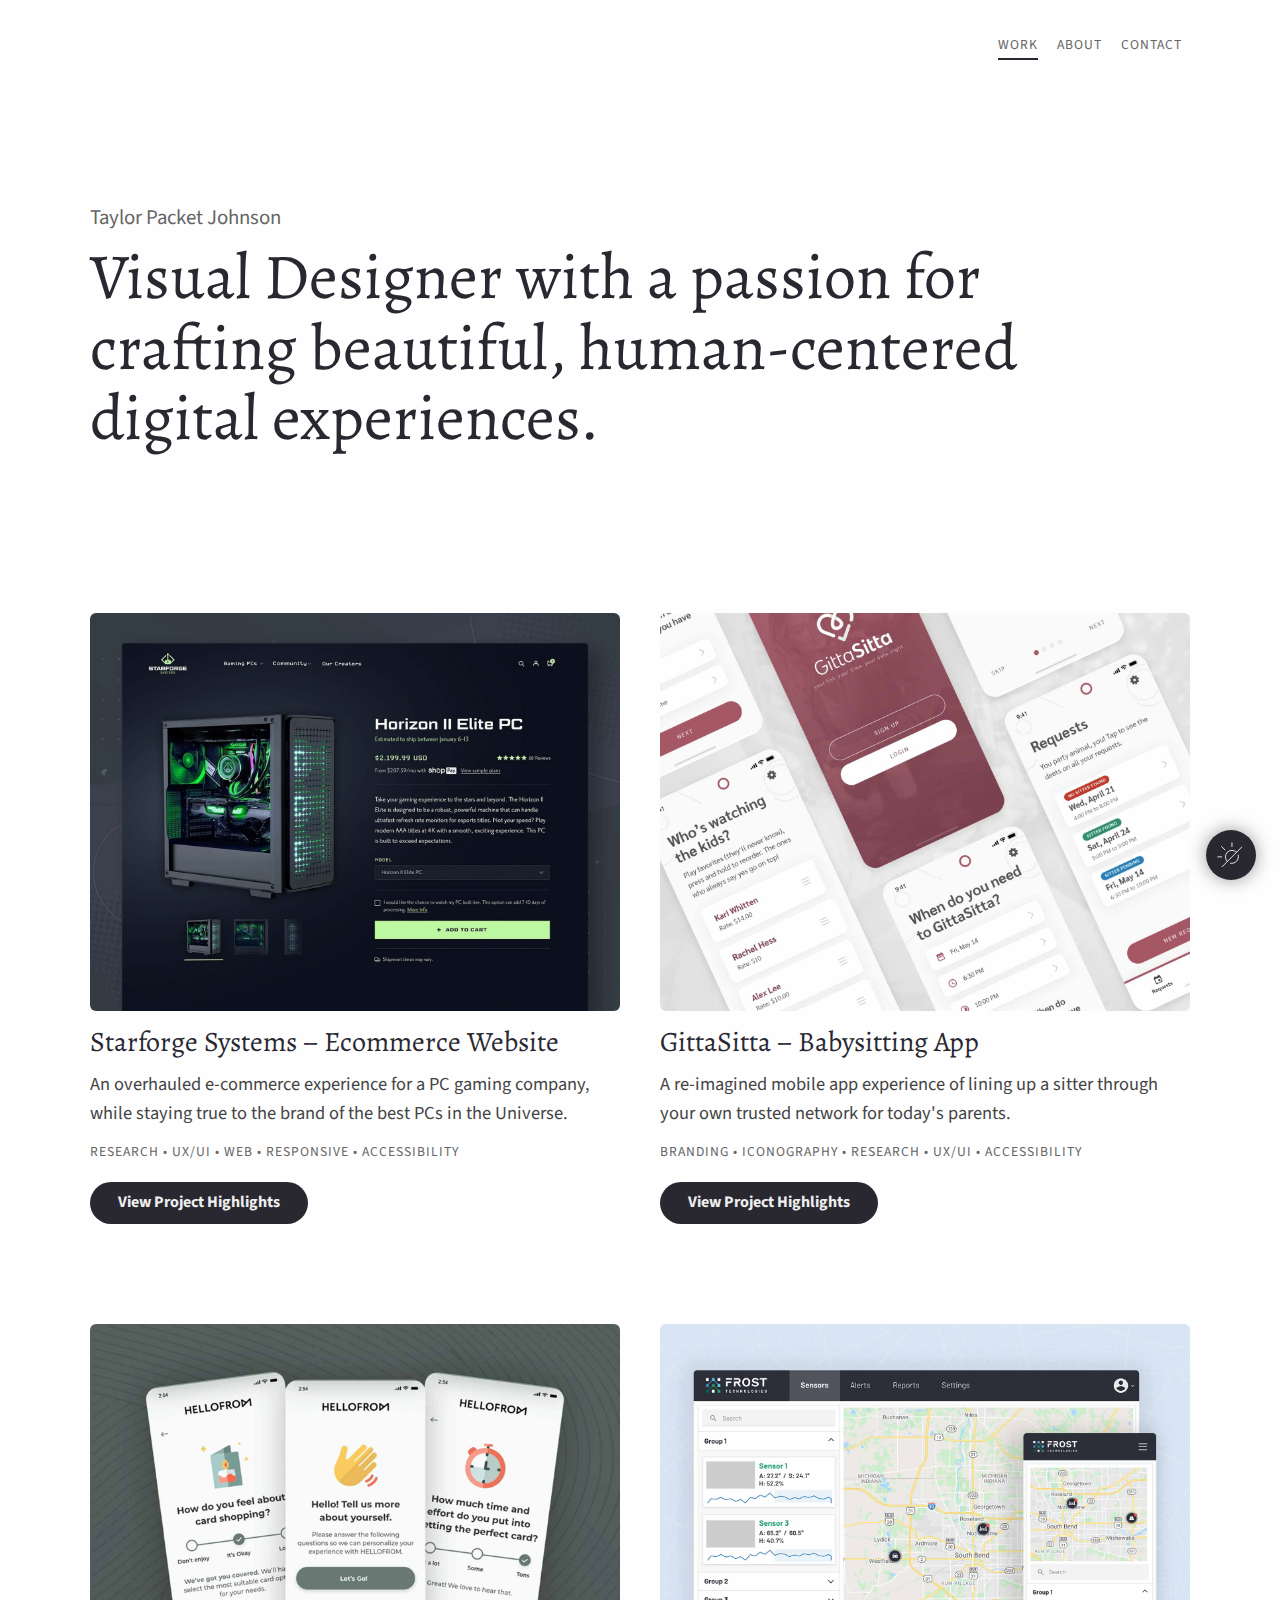
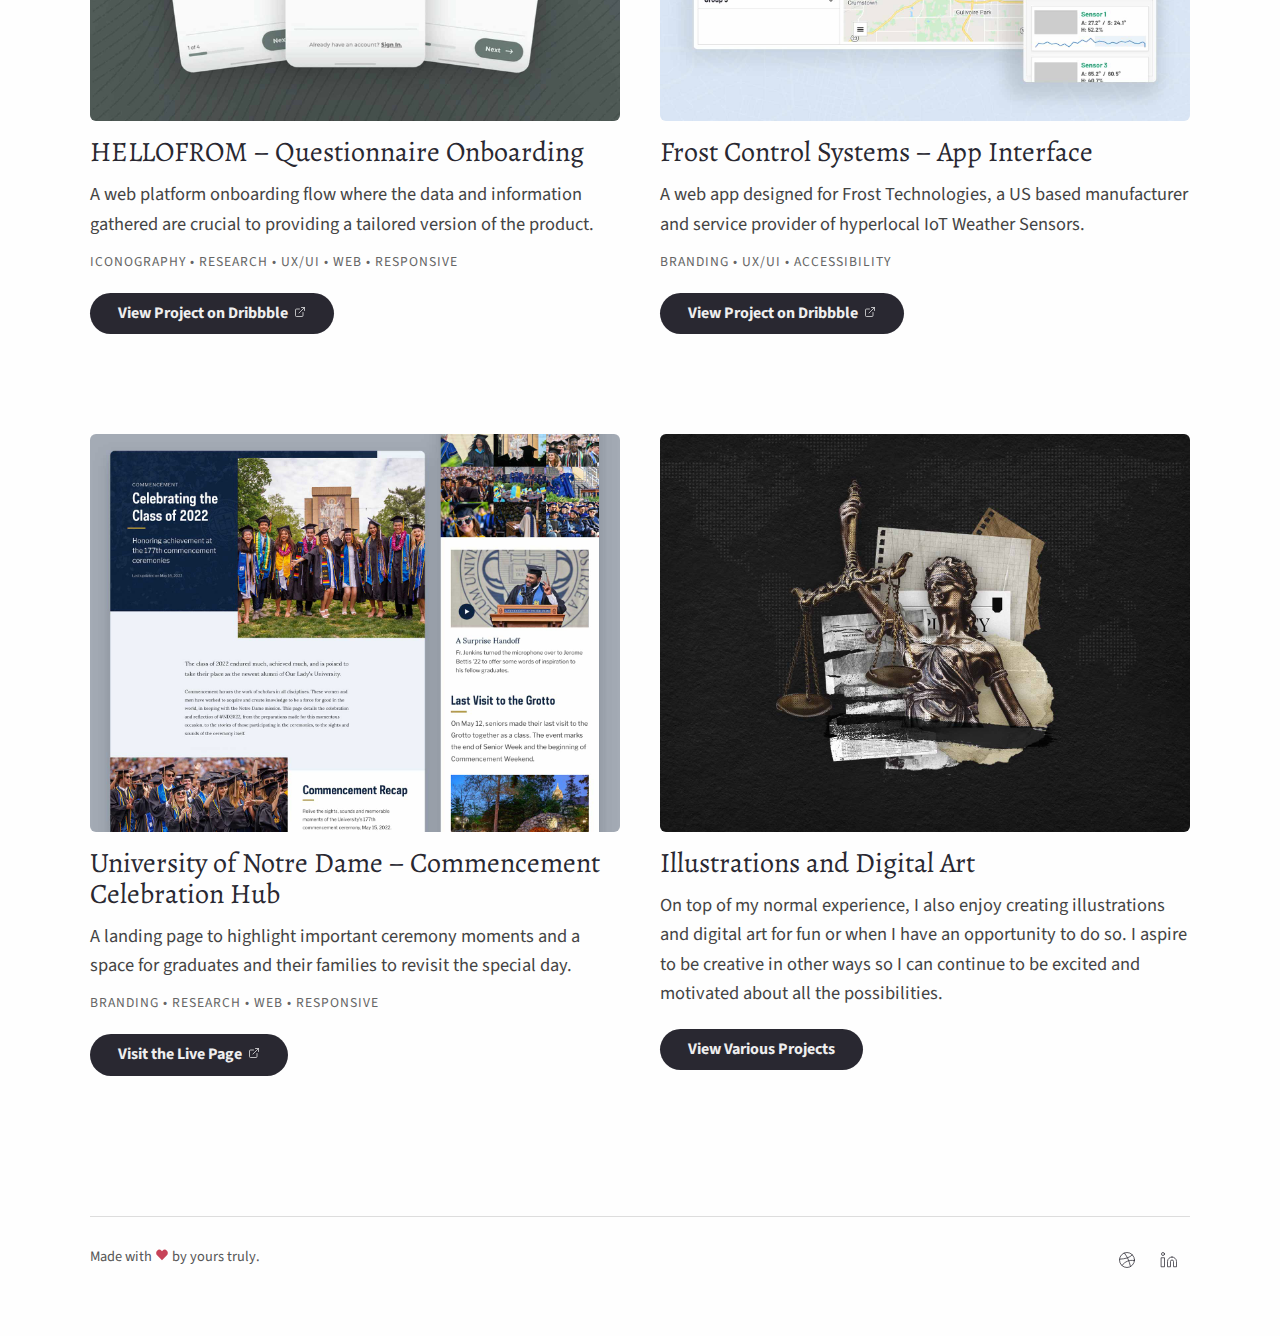
<file: index.html>
<html>
<head>
  <meta charset="utf-8">
  <meta name="author" content="Taylor Packet Johnson">
  <meta name="viewport" content="width=device-width, initial-scale=1">
  <title>Taylor Packet Johnson | Visual Designer</title>
  <meta property="og:title" content="Taylor Packet Johnson - UX/UI Designer">
  <meta property="og:description" name="description" content="Taylor Packet Johnson is a UX/UI Designer with a passion for crafting beautiful, human-centered digital experiences.">
  <meta name="application-name" content="Taylor Packet Johnson | UX/UI Designer">
  <meta property="og:site_name" content="Taylor Packet Johnson | UX/UI Designer">
  <link rel="canonical" href="https://www.taylorpacket.com">
  <meta name="twitter:card" content="summary">
  <meta name="twitter:site" content="@teapacket_">
  <meta name="twitter:creator" content="@teapacket_">
  <meta property="og:type" content="website">
  <meta property="og:url" content="https://www.taylorpacket.com">
  <meta property="og:image" content="https://www.taylorpacket.com/images/og-image.jpg">
  <meta property="og:locale" content="en_US">
  <link rel="shortcut icon" href="images/favicon.ico">
  <link rel="stylesheet" href="page.css" />
  <link rel="preconnect" href="https://fonts.googleapis.com">
  <link rel="preconnect" href="https://fonts.gstatic.com" crossorigin>
  <link href="https://fonts.googleapis.com/css2?family=Alegreya:wght@500&family=Source+Sans+Pro:wght@200;400;700&display=swap" rel="stylesheet">   
  <script src="script.js"></script>
</head>

<body>  
    
  <div class="wrapper">
    <div class="container">
        
     <nav role="navigation" class="navigation-items">
         <a href="/" class="current">Work</a>
         <a href="about">About</a>
         <a href="mailto:tpacket@gmail.com">Contact</a>       
     </nav>        
        
<div class="button sun" id="button" onclick="toggleDark();">
  <div class="icon">
    <svg xmlns="http://www.w3.org/2000/svg" viewBox="0 0 64 64" aria-labelledby="title"
aria-describedby="desc" role="img" xmlns:xlink="http://www.w3.org/1999/xlink"
width="30" height="30">
  <path d="M47.5 32.4a14 14 0 0 1-16.8 17.2" fill="none" stroke-miterlimit="10" stroke-width="2" stroke-linejoin="round" stroke-linecap="round"></path>
  <path d="M24.1 45.9a14 14 0 0 1 19.8-19.8M34 6v8M12 36H4m8-22l7 7"
  fill="none" stroke-miterlimit="10" stroke-width="2" stroke-linejoin="round" stroke-linecap="round"></path>
  <path fill="none" stroke-miterlimit="10"
  stroke-width="2" d="M55 15L13 57" stroke-linejoin="round" stroke-linecap="round"></path>
</svg>
 </div>
</div>

      <div class="section section-intro header animate">
        <p class="name">Taylor Packet Johnson</p>
        <h1>Visual Designer with a passion for crafting beautiful, human-centered digital experiences.</h1>
      </div>


      <!----- // Projects // ----->
      <div class="section section-work">

        <div class="project">
          <a class="project-img" href="work/starforge">
            <img src="images/project-starforge.jpg" alt="A screenshot of a dark product page featuring a glowing green gaming PC.">
          </a>

          <div class="project-desc">
            <h2>Starforge Systems – Ecommerce Website</h2>
            <p>An overhauled e-commerce experience for a PC gaming company, while staying true to the brand of the best PCs in the Universe.</p>
            <p><span>Research • UX/UI • Web • Responsive • Accessibility</span></p>
            <p><a class="more" href="work/starforge">View Project Highlights</a></p>
          </div>
        </div>
          
          
          <div class="project">
          <a class="project-img" href="work/gittasitta">
            <img src="images/project-gitta.jpg" alt="An assortment of screenshots of a mobile app displaying different screens.">
          </a>

          <div class="project-desc">
            <h2>GittaSitta – Babysitting App</h2>
            <p>A re-imagined mobile app experience of lining up a sitter through your own trusted network for today's parents.</p>
            <p><span>Branding • Iconography • Research • UX/UI • Accessibility</span></p>
            <p><a class="more" href="work/gittasitta">View Project Highlights</a></p>
          </div>
        </div>
          
          
        <div class="project">
          <a class="project-img" href="https://dribbble.com/shots/18603165-HELLOFROM-Questionnaire-Onboarding">
            <img src="images/project-hellofrom.jpg" alt="Three screenshots of a mobile web app displaying an onboarding process with illustrations, text, and buttons.">
          </a>

          <div class="project-desc">
            <h2>HELLOFROM &ndash; Questionnaire Onboarding</h2>
            <p>A web platform onboarding flow where the data and information gathered are crucial to providing a tailored version of the product.</p>
            <p><span>Iconography • Research • UX/UI • Web • Responsive</span></p>
            <p><a class="more" href="https://dribbble.com/shots/18603165-HELLOFROM-Questionnaire-Onboarding">View Project on Dribbble &nbsp;<svg xmlns="http://www.w3.org/2000/svg" width="12" height="12" viewBox="0 0 24 24" fill="none" stroke="currentColor" stroke-width="1.5" stroke-linecap="round" stroke-linejoin="round"><path d="M18 13v6a2 2 0 0 1-2 2H5a2 2 0 0 1-2-2V8a2 2 0 0 1 2-2h6"></path><polyline points="15 3 21 3 21 9"></polyline><line x1="10" y1="14" x2="21" y2="3"></line></svg></a></p>
          </div>
        </div>
          
                    
        <div class="project">
          <a class="project-img" href="https://dribbble.com/shots/20431201-Frost-Control-Systems">
            <img src="images/project_homepage-frost.jpg" alt="A mobile and desktop screenshot of a web app featuring a map.">
          </a>

          <div class="project-desc">
            <h2>Frost Control Systems – App Interface</h2>
            <p>A web app designed for Frost Technologies, a US based manufacturer and service provider of hyperlocal IoT Weather Sensors.</p>
            <p><span>Branding • UX/UI • Accessibility</span></p>
            <p><a class="more" href="https://dribbble.com/shots/20431201-Frost-Control-Systems">View Project on Dribbble &nbsp;<svg xmlns="http://www.w3.org/2000/svg" width="12" height="12" viewBox="0 0 24 24" fill="none" stroke="currentColor" stroke-width="1.5" stroke-linecap="round" stroke-linejoin="round"><path d="M18 13v6a2 2 0 0 1-2 2H5a2 2 0 0 1-2-2V8a2 2 0 0 1 2-2h6"></path><polyline points="15 3 21 3 21 9"></polyline><line x1="10" y1="14" x2="21" y2="3"></line></svg></a></p>
          </div>
        </div>
          
          
          <div class="project">
          <a class="project-img" href="https://www.nd.edu/stories/commencement-2022/">
            <img src="images/project-commencement.jpg" alt="A screenshot of a landing page featuring a large title and photo of recent college graduates.">
          </a>

          <div class="project-desc">
            <h2>University of Notre Dame &ndash; Commencement Celebration Hub</h2>
            <p>A landing page to highlight important ceremony moments and a space for graduates and their families to revisit the special day.</p>
            <p><span>Branding • Research • Web • Responsive</span></p>
            <p><a class="more" href="https://www.nd.edu/stories/commencement-2022/">Visit the Live Page &nbsp;<svg xmlns="http://www.w3.org/2000/svg" width="12" height="12" viewBox="0 0 24 24" fill="none" stroke="currentColor" stroke-width="1.5" stroke-linecap="round" stroke-linejoin="round"><path d="M18 13v6a2 2 0 0 1-2 2H5a2 2 0 0 1-2-2V8a2 2 0 0 1 2-2h6"></path><polyline points="15 3 21 3 21 9"></polyline><line x1="10" y1="14" x2="21" y2="3"></line></svg></a></p>
          </div>
        </div>
          
        <div class="project">
          <a class="project-img" href="work/illustrations">
            <img src="images/illustration-justice.jpg" alt="A graphical collage of Lady Justice layered on top of newspaper cuttings and other pieces of paper.">
          </a>

          <div class="project-desc">
            <h2>Illustrations and Digital Art</h2>
            <p>On top of my normal experience, I also enjoy creating illustrations and  digital art for fun or when I have an opportunity to do so. I aspire to be creative in other ways so I can continue to be excited and motivated about all the possibilities.</p>
            <p><a class="more" href="work/illustrations">View Various Projects</a></p>
          </div>
        </div>
          
      </div>
       <!---- End Projects ----->
        
    <footer>
	       <div class="copyright">
          <p>Made with <span aria-label="love" role="img"><svg xmlns="http://www.w3.org/2000/svg" width="14" height="14" viewBox="0 0 24 24" fill="#c74358"><path d="M20.42 4.58a5.4 5.4 0 0 0-7.65 0l-.77.78-.77-.78a5.4 5.4 0 0 0-7.65 0C1.46 6.7 1.33 10.28 4 13l8 8 8-8c2.67-2.72 2.54-6.3.42-8.42z"></path></svg></span> by yours truly.</p>
	       </div>
	      <div class="social-links">
          <a aria-label="Dribbble" href="https://dribbble.com/tpacket"><svg xmlns="http://www.w3.org/2000/svg" width="18" height="18" viewBox="0 0 24 24" fill="none" stroke="currentColor" stroke-width="1" stroke-linecap="round" stroke-linejoin="round"><circle cx="12" cy="12" r="10"></circle><path d="M19.13 5.09C15.22 9.14 10 10.44 2.25 10.94"></path><path d="M21.75 12.84c-6.62-1.41-12.14 1-16.38 6.32"></path><path d="M8.56 2.75c4.37 6 6 9.42 8 17.72"></path></svg></a>
          <a aria-label="LinkedIn" href="https://www.linkedin.com/in/taylor-packet-johnson-446b0335/"><svg xmlns="http://www.w3.org/2000/svg" width="18" height="18" viewBox="0 0 24 24" fill="none" stroke="currentColor" stroke-width="1" stroke-linecap="round" stroke-linejoin="round"><path d="M16 8a6 6 0 0 1 6 6v7h-4v-7a2 2 0 0 0-2-2 2 2 0 0 0-2 2v7h-4v-7a6 6 0 0 1 6-6z"></path><rect x="2" y="9" width="4" height="12"></rect><circle cx="4" cy="4" r="2"></circle></svg></a>
        </div>
      </footer>

    </div>
  </div>
</body>

</html>
</file>
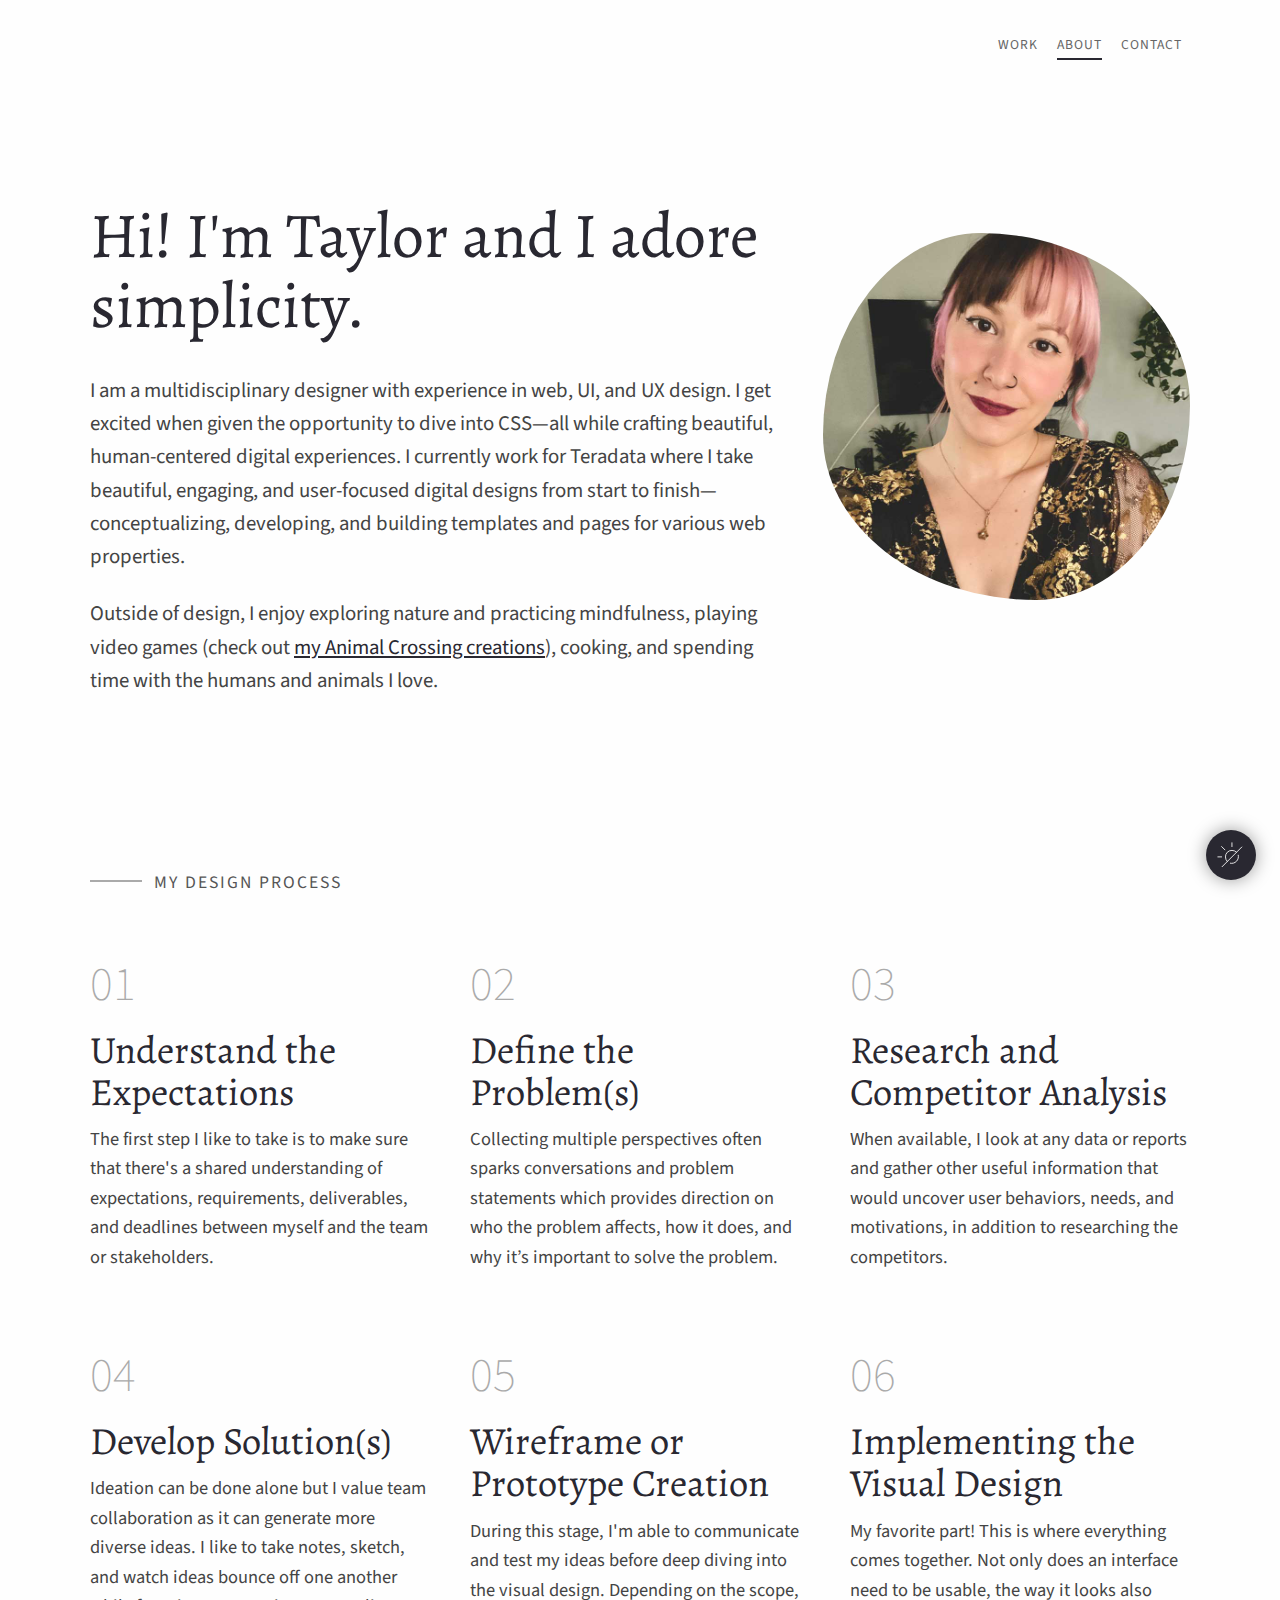
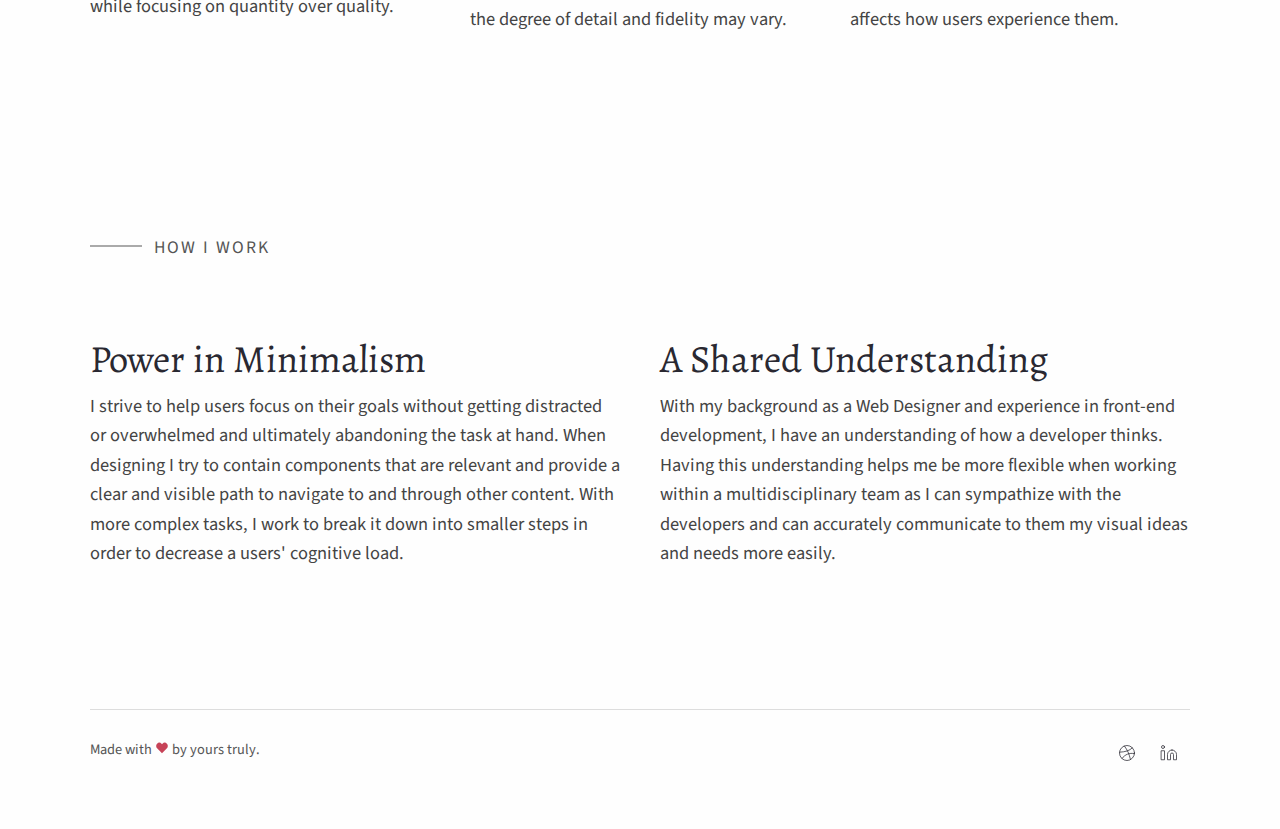
<file: about.html>
<html>
<head>
  <meta charset="utf-8">
  <meta name="author" content="Taylor Packet Johnson">
  <meta name="viewport" content="width=device-width, initial-scale=1">
  <title>Taylor Packet Johnson | Visual Designer</title>
  <meta property="og:title" content="Taylor Packet Johnson - UX/UI Designer">
  <meta property="og:description" name="description" content="Taylor Packet Johnson is a UX/UI Designer with a passion for crafting beautiful, human-centered digital experiences.">
  <meta name="application-name" content="Taylor Packet Johnson | UX/UI Designer">
  <meta property="og:site_name" content="Taylor Packet Johnson | UX/UI Designer">
  <link rel="canonical" href="https://www.taylorpacket.com">
  <meta name="twitter:card" content="summary">
  <meta name="twitter:site" content="@teapacket_">
  <meta name="twitter:creator" content="@teapacket_">
  <meta property="og:type" content="website">
  <meta property="og:url" content="https://www.taylorpacket.com">
  <meta property="og:image" content="https://www.taylorpacket.com/images/og-image.jpg">
  <meta property="og:locale" content="en_US">
  <link rel="shortcut icon" href="images/favicon.ico">
  <link rel="stylesheet" href="page.css" />
  <link rel="preconnect" href="https://fonts.googleapis.com">
  <link rel="preconnect" href="https://fonts.gstatic.com" crossorigin>
  <link href="https://fonts.googleapis.com/css2?family=Alegreya:wght@500&family=Source+Sans+Pro:wght@200;400;700&display=swap" rel="stylesheet">   
  <script src="script.js"></script>
</head>

<body>  
    
  <div class="wrapper">
    <div class="container">
        
     <nav role="navigation" class="navigation-items">
         <a href="/">Work</a>
         <a href="about" class="current">About</a>
         <a href="mailto:tpacket@gmail.com">Contact</a>       
     </nav>        
        
<div class="button sun" id="button" onclick="toggleDark();">
  <div class="icon">
    <svg xmlns="http://www.w3.org/2000/svg" viewBox="0 0 64 64" aria-labelledby="title"
aria-describedby="desc" role="img" xmlns:xlink="http://www.w3.org/1999/xlink"
width="30" height="30">
  <path d="M47.5 32.4a14 14 0 0 1-16.8 17.2" fill="none" stroke-miterlimit="10" stroke-width="2" stroke-linejoin="round" stroke-linecap="round"></path>
  <path d="M24.1 45.9a14 14 0 0 1 19.8-19.8M34 6v8M12 36H4m8-22l7 7"
  fill="none" stroke-miterlimit="10" stroke-width="2" stroke-linejoin="round" stroke-linecap="round"></path>
  <path fill="none" stroke-miterlimit="10"
  stroke-width="2" d="M55 15L13 57" stroke-linejoin="round" stroke-linecap="round"></path>
</svg>
 </div>
</div>

      <div class="section section-about">
        <div class="avatar"><img src="images/img-me.jpg" alt="A headshop of a woman with brown hair and blonde color blocking."></div>
        <div class="about-intro lede">
        <h1>Hi! I'm Taylor and I adore simplicity.</h1>
        <p>I am a multidisciplinary designer with experience in web, UI, and UX design. I get excited when given the opportunity to dive into CSS&mdash;all while crafting beautiful, human-centered digital experiences. I currently work for Teradata where I take beautiful, engaging, and user-focused digital designs from start to finish&mdash;conceptualizing, developing, and building templates and pages for various web properties.</p>
        <p>Outside of design, I enjoy exploring nature and practicing mindfulness, playing video games (check out <a href="https://www.instagram.com/teapacket.acnh/">my Animal Crossing creations</a>), cooking, and spending time with the humans and animals I love.</p>
        </div>
      </div>

      <div class="section section-process">
        <h2 class="section-header"><span>My Design Process</span></h2>

    <div>
        <div class="step">01</div>
        <h2>Understand the Expectations</h2>
        <p>The first step I like to take is to make sure that there's a shared understanding of expectations, requirements, deliverables, and deadlines between myself and the team or stakeholders.</p>
    </div>
          
    <div>
        <div class="step">02</div>
        <h2>Define the Problem(s)</h2>
        <p>Collecting multiple perspectives often sparks conversations and problem statements which provides direction on who the problem affects, how it does, and why it’s important to solve the problem.</p>
    </div>
          
     <div>
        <div class="step">03</div>
        <h2>Research and Competitor Analysis</h2>
        <p>When available, I look at any data or reports and gather other useful information that would uncover user behaviors, needs, and motivations, in addition to researching the competitors.</p>
     </div>
          
     <div>
        <div class="step">04</div>
        <h2>Develop Solution(s)</h2>
        <p>Ideation can be done alone but I value team collaboration as it can generate more diverse ideas. I like to take notes, sketch, and watch ideas bounce off one another while focusing on quantity over quality.</p>
    </div>
          
    <div>
        <div class="step">05</div>
        <h2>Wireframe or Prototype Creation</h2>
        <p>During this stage, I'm able to communicate and test my ideas before deep diving into the visual design. Depending on the scope, the degree of detail and fidelity may vary.</p>
    </div>
          
    <div>
        <div class="step">06</div>
        <h2>Implementing the Visual Design</h2>
        <p>My favorite part! This is where everything comes together. Not only does an interface need to be usable, the way it looks also affects how users experience them.</p>
    </div>
          
       </div>

<div class="section col-2">
        <h2 class="section-header"><span>How I Work</span></h2>

    <div>
        <h2>Power in Minimalism</h2>
        <p>I strive to help users focus on their goals without getting distracted or overwhelmed and ultimately abandoning the task at hand. When designing I try to contain components that are relevant and provide a clear and visible path to navigate to and through other content. With more complex tasks, I work to break it down into smaller steps in order to decrease a users' cognitive load.
            
                        

</p>
    </div>
    
    <div>
        <h2>A Shared Understanding</h2>
        <p>With my background as a Web Designer and experience in front-end development, I have an understanding of how a developer thinks. Having this understanding helps me be more flexible when working within a multidisciplinary team as I can sympathize with the developers and can accurately communicate to them my visual ideas and needs more easily.</p>
    </div>
    
</div>

    <footer>
	       <div class="copyright">
          <p>Made with <span aria-label="love" role="img"><svg xmlns="http://www.w3.org/2000/svg" width="14" height="14" viewBox="0 0 24 24" fill="#c74358"><path d="M20.42 4.58a5.4 5.4 0 0 0-7.65 0l-.77.78-.77-.78a5.4 5.4 0 0 0-7.65 0C1.46 6.7 1.33 10.28 4 13l8 8 8-8c2.67-2.72 2.54-6.3.42-8.42z"></path></svg></span> by yours truly.</p>
	       </div>
	      <div class="social-links">
          <a aria-label="Dribbble" href="https://dribbble.com/tpacket"><svg xmlns="http://www.w3.org/2000/svg" width="18" height="18" viewBox="0 0 24 24" fill="none" stroke="currentColor" stroke-width="1" stroke-linecap="round" stroke-linejoin="round"><circle cx="12" cy="12" r="10"></circle><path d="M19.13 5.09C15.22 9.14 10 10.44 2.25 10.94"></path><path d="M21.75 12.84c-6.62-1.41-12.14 1-16.38 6.32"></path><path d="M8.56 2.75c4.37 6 6 9.42 8 17.72"></path></svg></a>
          <a aria-label="LinkedIn" href="https://www.linkedin.com/in/taylor-packet-johnson-446b0335/"><svg xmlns="http://www.w3.org/2000/svg" width="18" height="18" viewBox="0 0 24 24" fill="none" stroke="currentColor" stroke-width="1" stroke-linecap="round" stroke-linejoin="round"><path d="M16 8a6 6 0 0 1 6 6v7h-4v-7a2 2 0 0 0-2-2 2 2 0 0 0-2 2v7h-4v-7a6 6 0 0 1 6-6z"></path><rect x="2" y="9" width="4" height="12"></rect><circle cx="4" cy="4" r="2"></circle></svg></a>
        </div>
      </footer>

    </div>
  </div>
</body>

</html>
</file>
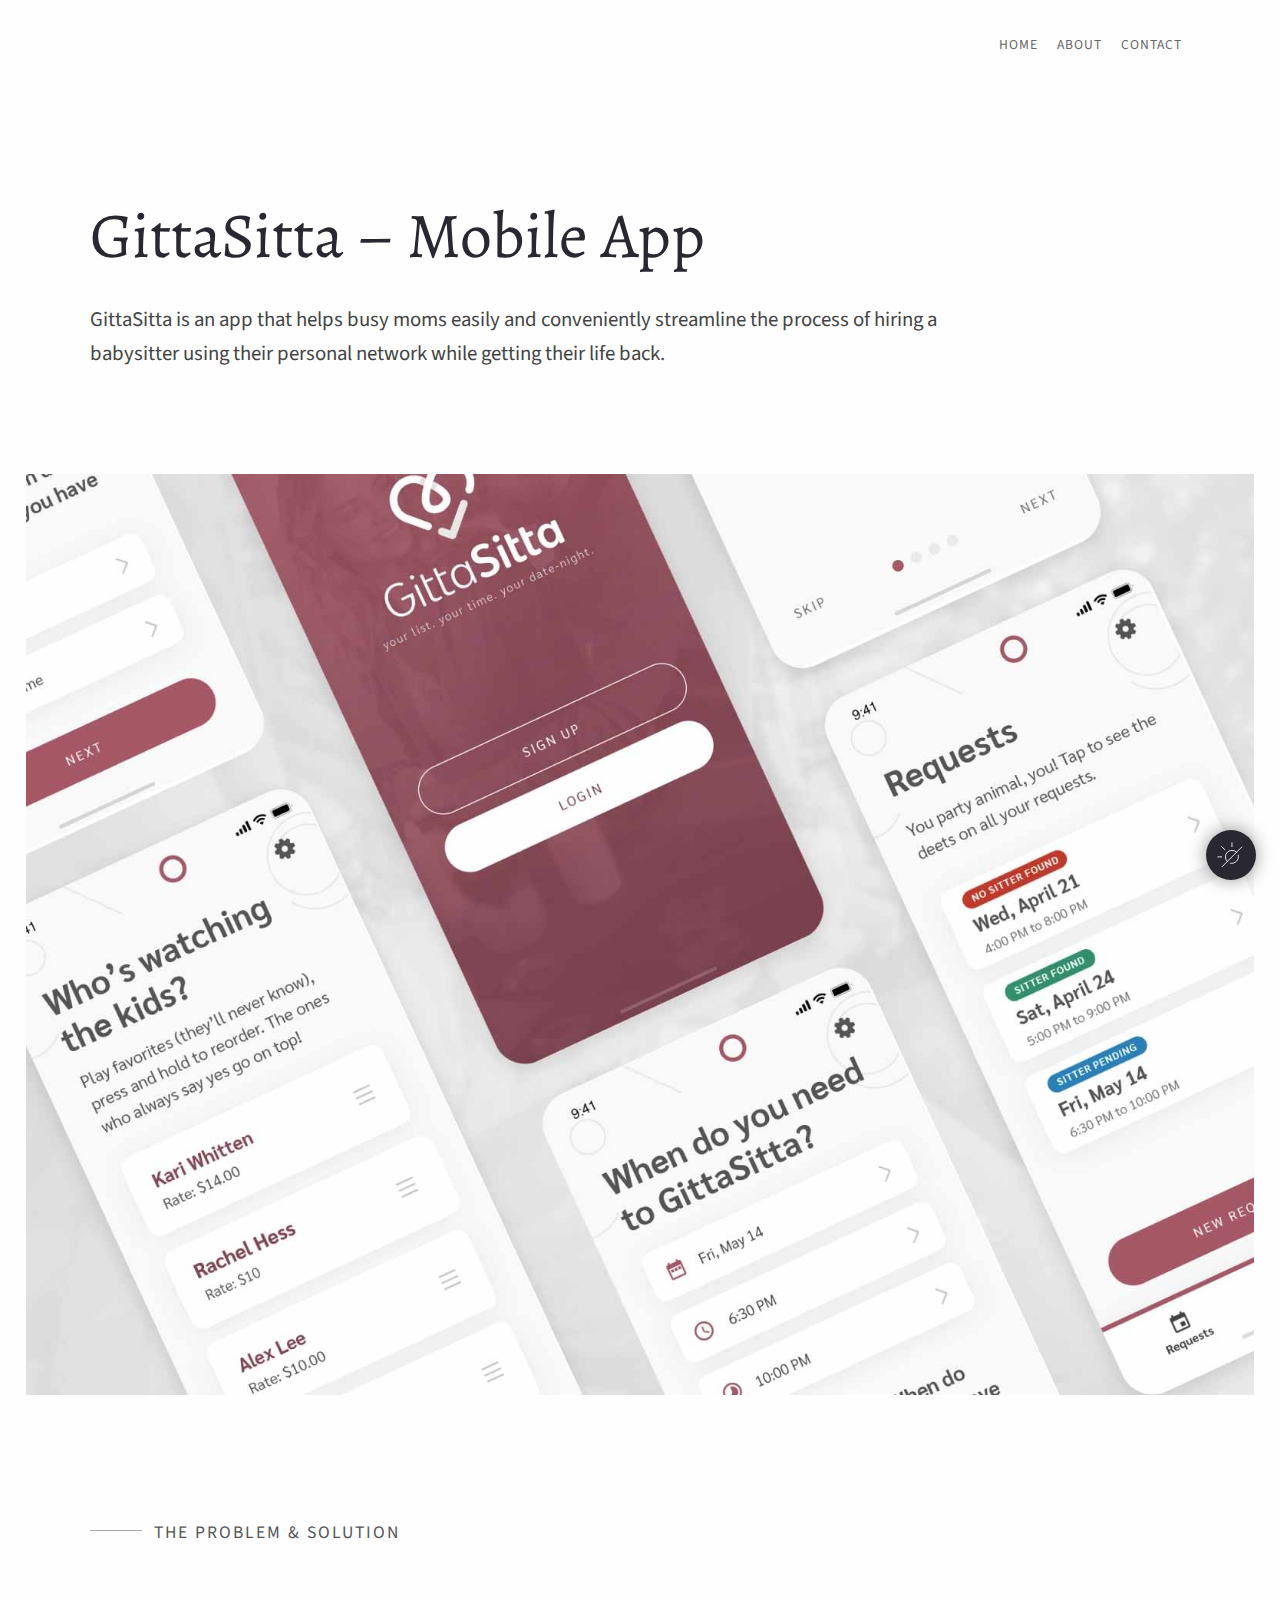
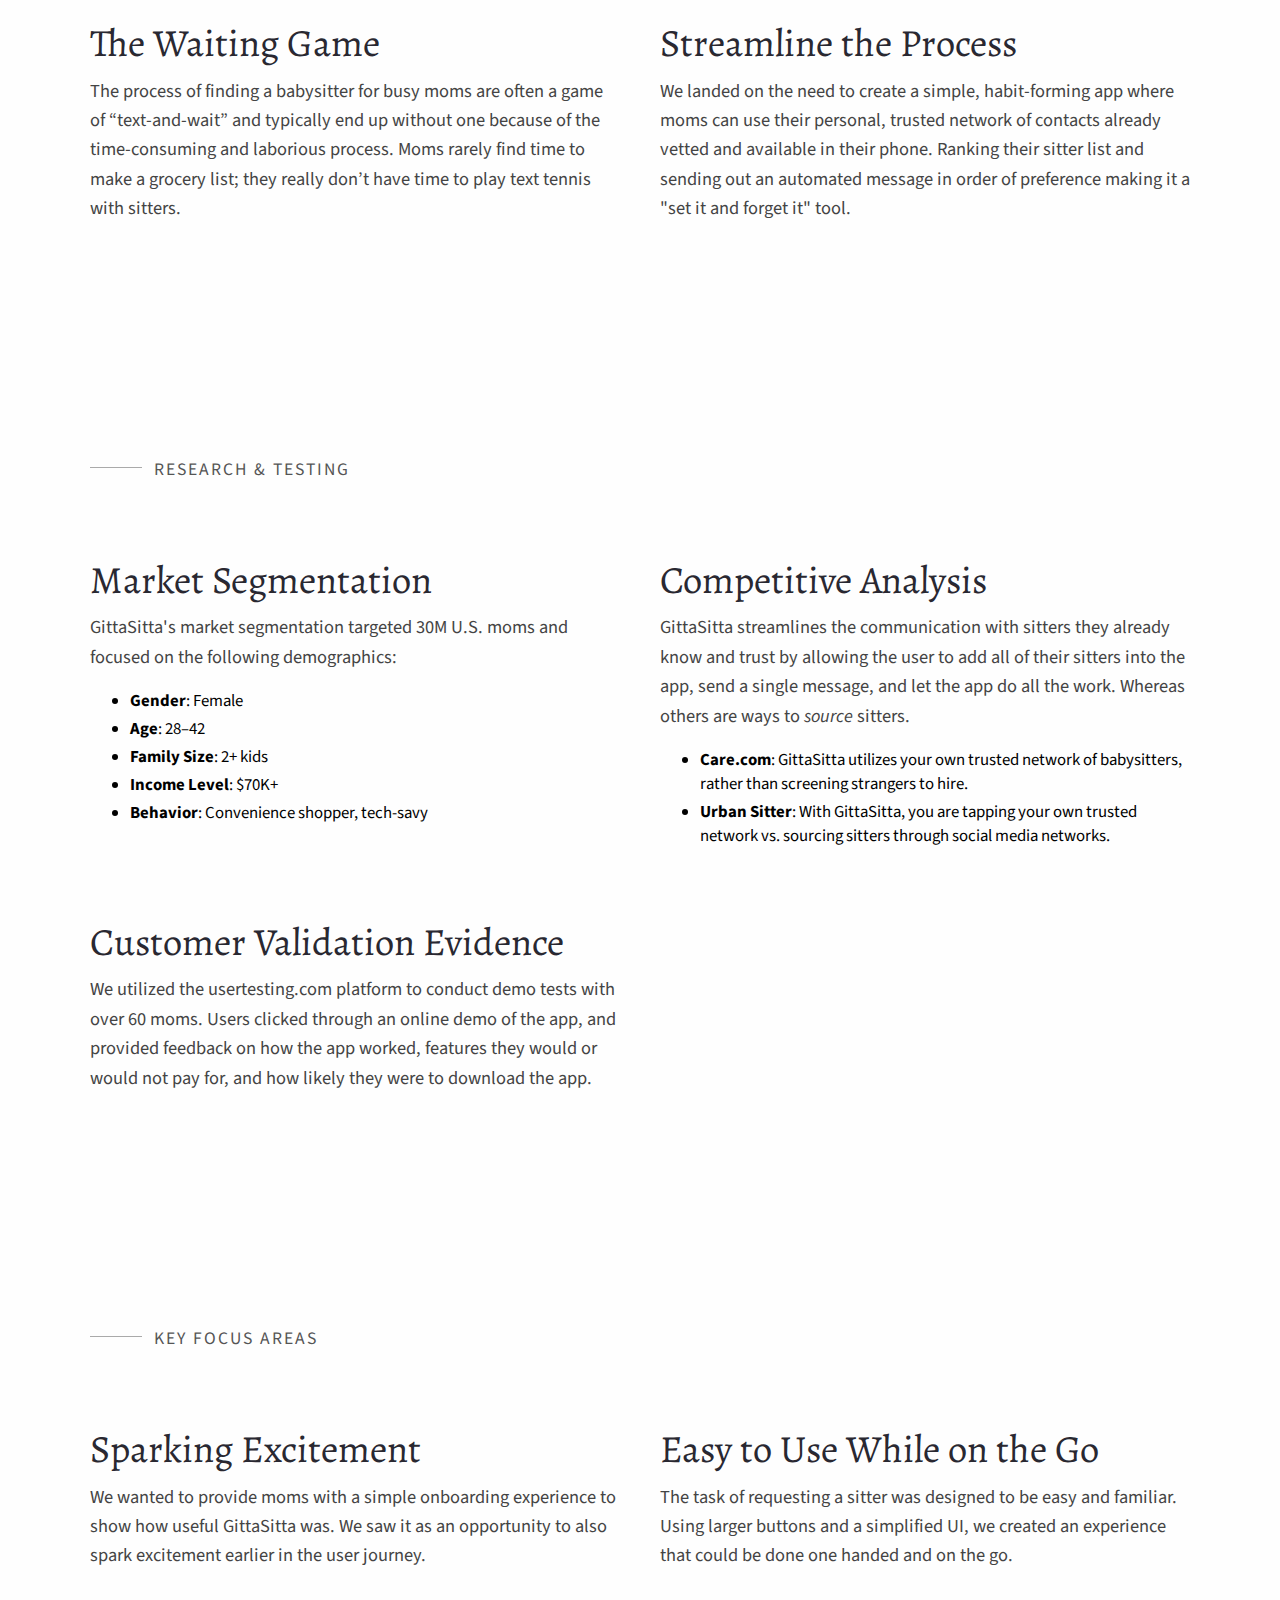
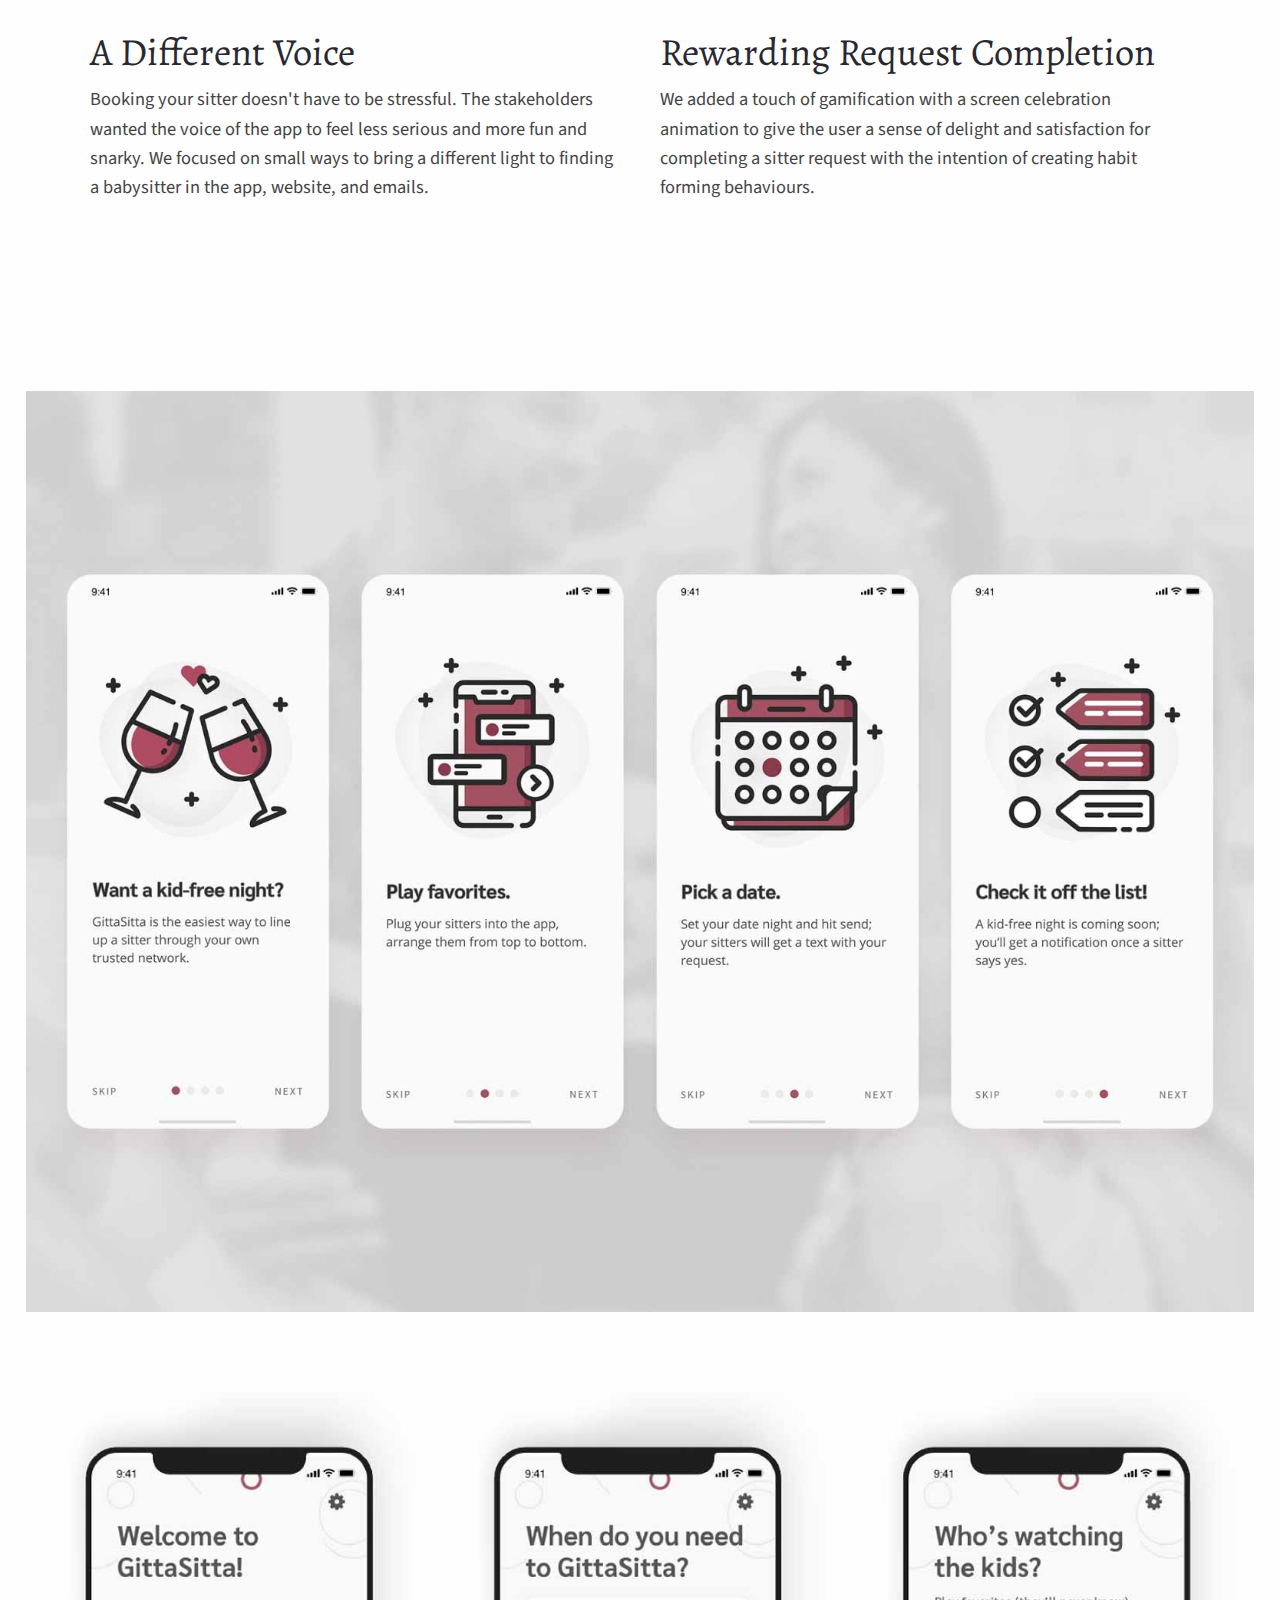
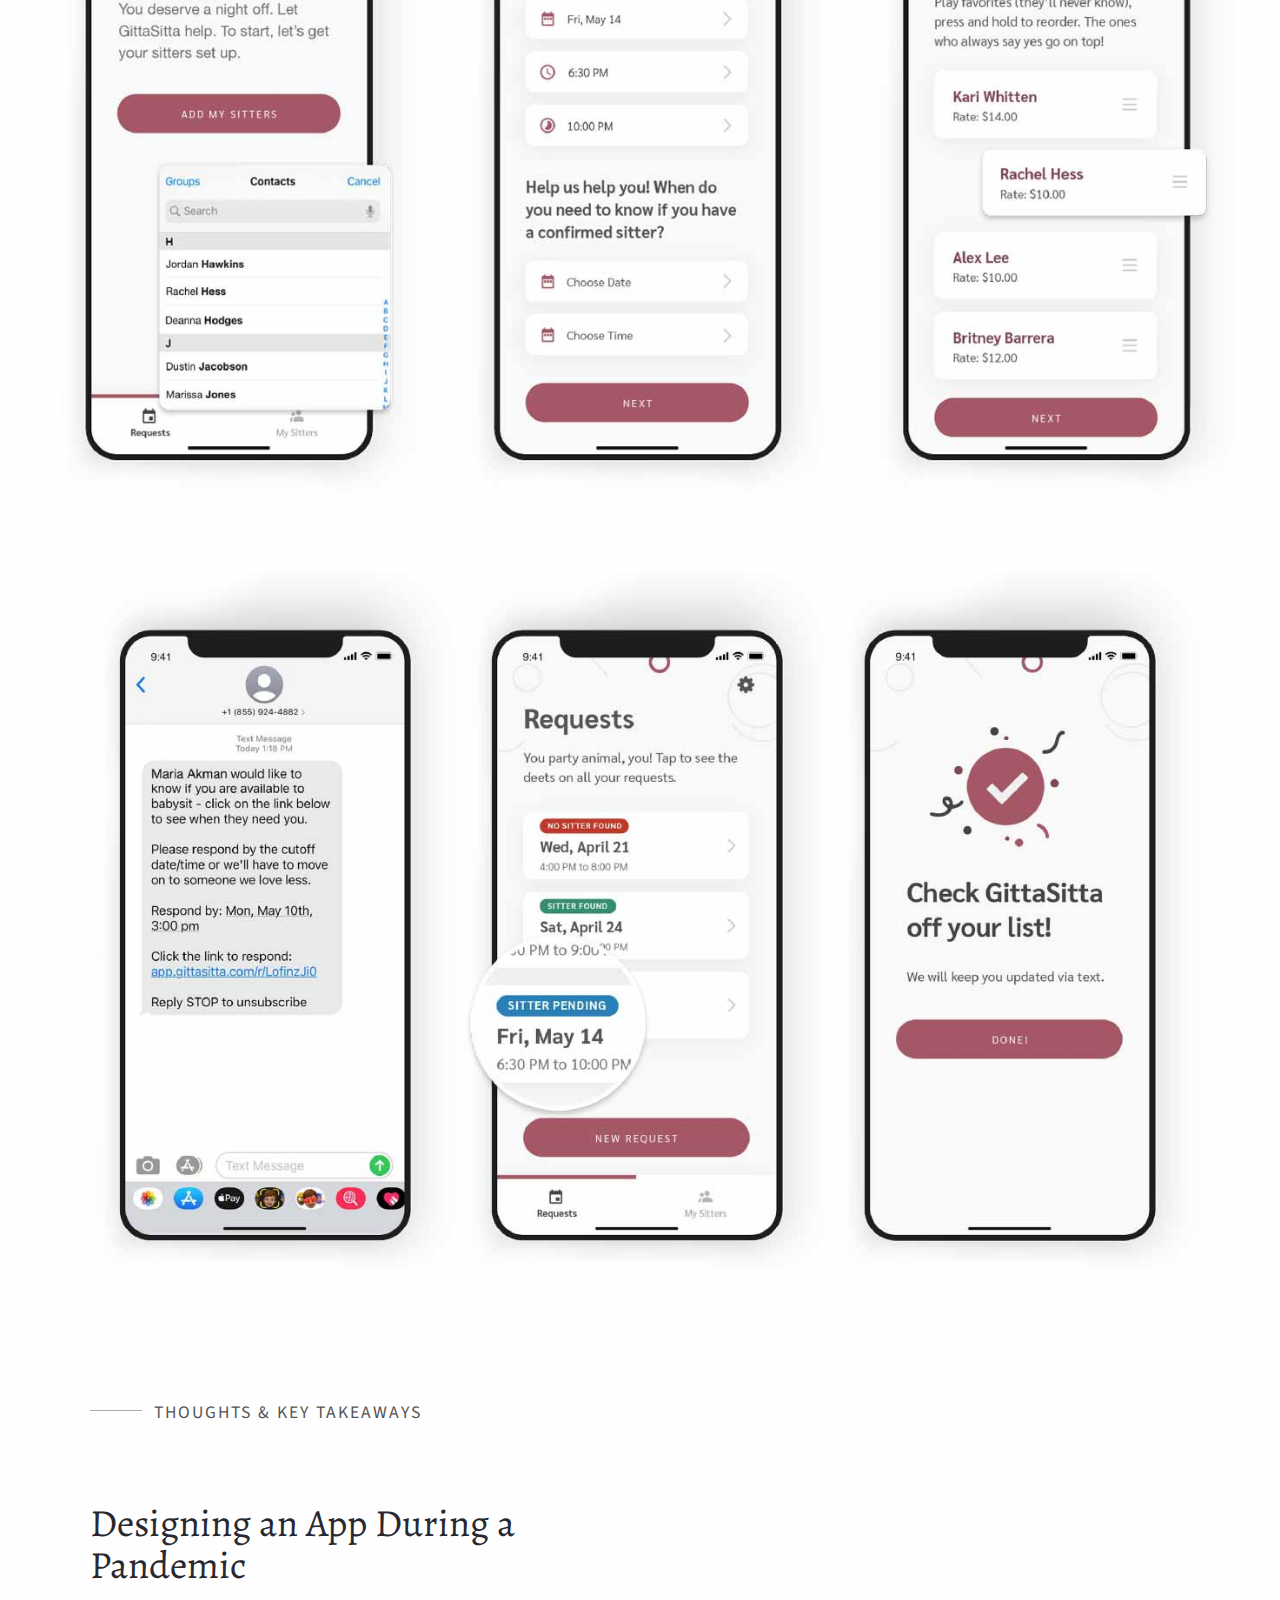
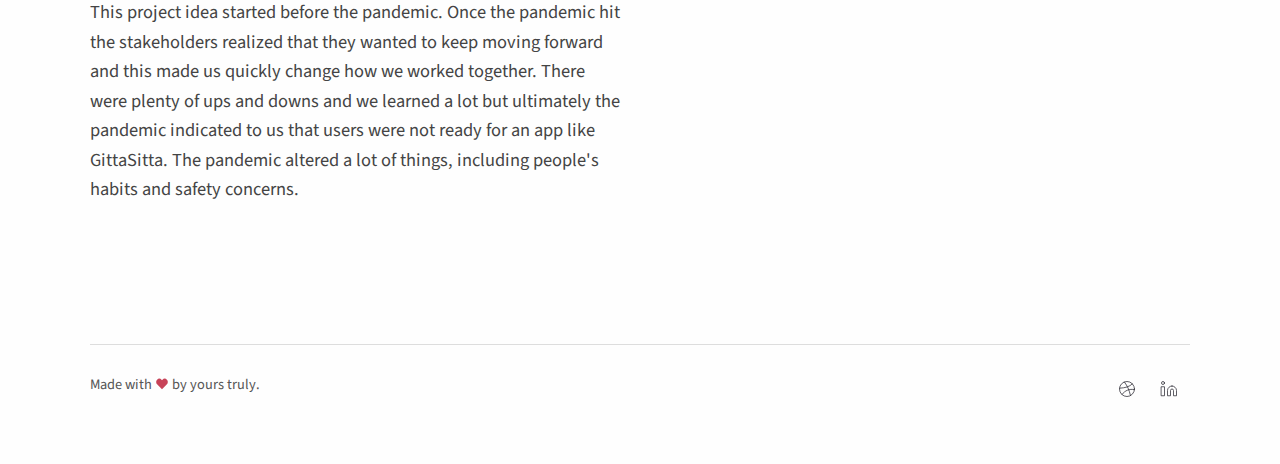
<file: gittasitta.html>
<html>
  <head>
    <meta charset="utf-8">
    <meta name="author" content="Taylor Packet Johnson">
    <meta name="viewport" content="width=device-width, initial-scale=1">
    <title>Taylor Packet Johnson | Visual Designer</title>
    <meta property="og:title" content="Taylor Packet Johnson - UX/UI Designer">
    <meta property="og:description" name="description" content="Taylor Packet Johnson is a UX/UI Designer with a passion for crafting beautiful, human-centered digital experiences.">
    <meta name="application-name" content="Taylor Packet Johnson | UX/UI Designer">
    <meta property="og:site_name" content="Taylor Packet Johnson | UX/UI Designer">
    <link rel="canonical" href="https://www.taylorpacket.com">
    <meta name="twitter:card" content="summary">
    <meta name="twitter:site" content="@teapacket_">
    <meta name="twitter:creator" content="@teapacket_">
    <meta property="og:type" content="website">
    <meta property="og:url" content="https://www.taylorpacket.com">
    <meta property="og:image" content="https://www.taylorpacket.com/images/og-image.jpg">
    <meta property="og:locale" content="en_US">
    <link rel="shortcut icon" href="images/favicon.ico">
    <link rel="stylesheet" href="page.css" />
    <link rel="preconnect" href="https://fonts.googleapis.com">
    <link rel="preconnect" href="https://fonts.gstatic.com" crossorigin>
    <link href="https://fonts.googleapis.com/css2?family=Alegreya:wght@500&family=Source+Sans+Pro:wght@200;400;700&display=swap" rel="stylesheet">
    <script src="script.js"></script>
  </head>
  <body>
    <div class="wrapper">
      <div class="container">
        <nav role="navigation" class="navigation-items">
          <a href="/">Home</a>
          <a href="about">About</a>
          <a href="mailto:tpacket@gmail.com">Contact</a>
        </nav>
        <div class="button sun" id="button" onclick="toggleDark();">
          <div class="icon">
            <svg xmlns="http://www.w3.org/2000/svg" viewBox="0 0 64 64" aria-labelledby="title" aria-describedby="desc" role="img" xmlns:xlink="http://www.w3.org/1999/xlink" width="30" height="30">
              <path d="M47.5 32.4a14 14 0 0 1-16.8 17.2" fill="none" stroke-miterlimit="10" stroke-width="2" stroke-linejoin="round" stroke-linecap="round"></path>
              <path d="M24.1 45.9a14 14 0 0 1 19.8-19.8M34 6v8M12 36H4m8-22l7 7" fill="none" stroke-miterlimit="10" stroke-width="2" stroke-linejoin="round" stroke-linecap="round"></path>
              <path fill="none" stroke-miterlimit="10" stroke-width="2" d="M55 15L13 57" stroke-linejoin="round" stroke-linecap="round"></path>
            </svg>
          </div>
        </div>
        <div class="section section-project_about">
          <div class="about-intro">
            <h1>GittaSitta – Mobile App</h1>
            <p class="lede">GittaSitta is an app that helps busy moms easily and conveniently streamline the process of hiring a babysitter using their personal network while getting their life back.</p>
          </div>
        </div>
        <div class="section section-project_img">
          <img src="images/project-gitta.jpg" alt="An assortment of screenshots of a mobile app displaying different screens.">
        </div>
        <div class="section col-2">
          <h2 class="section-header">
            <span>The Problem & Solution</span>
          </h2>
          <div>
            <h2>The Waiting Game</h2>
            <p>The process of finding a babysitter for busy moms are often a game of “text-and-wait” and typically end up without one because of the time-consuming and laborious process. Moms rarely find time to make a grocery list; they really don’t have time to play text tennis with sitters. </p>
          </div>
          <div>
            <h2>Streamline the Process</h2>
            <p>We landed on the need to create a simple, habit-forming app where moms can use their personal, trusted network of contacts already vetted and available in their phone. Ranking their sitter list and sending out an automated message in order of preference making it a "set it and forget it" tool.</p>
          </div>
        </div>
          
          
          <div class="section col-2">
          <h2 class="section-header">
            <span>Research & Testing</span>
          </h2>
          <div>
            <h2>Market Segmentation</h2>
            <p>GittaSitta's market segmentation targeted 30M U.S. moms and focused on the following demographics:</p>
            <ul>
              <li>
                <strong>Gender</strong>: Female
              </li>
              <li>
                <strong>Age</strong>: 28&ndash;42
              </li>
              <li>
                <strong>Family Size</strong>: 2+ kids
              </li>
              <li>
                <strong>Income Level</strong>: $70K+
              </li>
                <li>
                <strong>Behavior</strong>: Convenience shopper, tech-savy
              </li>
            </ul>
          </div>
        <div>
            <h2>Competitive Analysis</h2>
            <p>GittaSitta streamlines the communication with sitters they already know and trust by allowing the user to add all of their sitters into the app, send a single message, and let the app do all the work. Whereas others are ways to <em>source</em> sitters.
            </p>
            <ul><li><strong>Care.com</strong>: GittaSitta utilizes your own trusted network of babysitters, rather than screening strangers to hire.</li>
            <li><strong>Urban Sitter</strong>: With GittaSitta, you are tapping your own trusted network vs. sourcing sitters through social media networks.</li></ul>
          </div>
          <div>
            <h2>Customer Validation Evidence</h2>
            <p>We utilized the usertesting.com platform to conduct demo tests with over 60 moms. Users clicked through an online demo of the app, and provided feedback on how the app worked, features they would or would not pay for, and how likely they were to download the app.</p>
          </div>
        </div>
          
          
        <div class="section col-2">
          <h2 class="section-header">
            <span>Key Focus Areas</span>
          </h2>
          <div>
            <h2>Sparking Excitement</h2>
            <p>We wanted to provide moms with a simple onboarding experience to show how useful GittaSitta was. We saw it as an opportunity to also spark excitement earlier in the user journey. </p>
          </div>
          <div>
            <h2>Easy to Use While on the Go</h2>
            <p>The task of requesting a sitter was designed to be easy and familiar. Using larger buttons and a simplified UI, we created an experience that could be done one handed and on the go. </p>
          </div>
          <div>
            <h2>A Different Voice</h2>
            <p>Booking your sitter doesn't have to be stressful. The stakeholders wanted the voice of the app to feel less serious and more fun and snarky. We focused on small ways to bring a different light to finding a babysitter in the app, website, and emails.</p>
          </div>
          <div>
            <h2>Rewarding Request Completion</h2>
            <p>We added a touch of gamification with a screen celebration animation to give the user a sense of delight and satisfaction for completing a sitter request with the intention of creating habit forming behaviours.</p>
          </div>
        </div>
          
          <div class="section section-project_img">
          <img src="images/gittasitta-onboarding.jpg" alt="An assortment of screenshots of a mobile app displaying different onboarding screens.">
        </div>
          
        <div class="section section-project_img">
          <img src="images/gittasitta-screen01.jpg" alt="Three screenshots of a mobile app displaying different screens to schedule a babysitter. First screen welcomes users with a button to add a sitter which directly brings up phone contacts. Second screen asks when a user needs a sitter offering options to customize date, time, and hear back date. The final third screen offers the user to organize each sitter.">
        </div>
          
        <div class="section section-project_img">
          <img src="images/gittasitta-screen02.jpg" alt="The screenshots of a mobile app displaying different screens to schedule a babysitter. The first screen is a text message to one of the sitters. Second screen shows pending and found sitters, and the third screen celebrates with a check mark graphic showing you've completed the task.">
        </div>
          
          
        <div class="section col-2">
        <h2 class="section-header"><span>Thoughts & Key Takeaways</span></h2>

        <div><h2>Designing an App During a Pandemic</h2>
            <p>This project idea started before the pandemic. Once the pandemic hit the stakeholders realized that they wanted to keep moving forward and this made us quickly change how we worked together. There were plenty of ups and downs and we learned a lot but ultimately the pandemic indicated to us that users were not ready for an app like GittaSitta. The pandemic altered a lot of things, including people's habits and safety concerns.</p></div>
            
        </div>
        
        <footer>
          <div class="copyright">
            <p>Made with <span aria-label="love" role="img">
                <svg xmlns="http://www.w3.org/2000/svg" width="14" height="14" viewBox="0 0 24 24" fill="#c74358">
                  <path d="M20.42 4.58a5.4 5.4 0 0 0-7.65 0l-.77.78-.77-.78a5.4 5.4 0 0 0-7.65 0C1.46 6.7 1.33 10.28 4 13l8 8 8-8c2.67-2.72 2.54-6.3.42-8.42z"></path>
                </svg>
              </span> by yours truly. </p>
          </div>
          <div class="social-links">
            <a aria-label="Dribbble" href="https://dribbble.com/tpacket">
              <svg xmlns="http://www.w3.org/2000/svg" width="18" height="18" viewBox="0 0 24 24" fill="none" stroke="currentColor" stroke-width="1" stroke-linecap="round" stroke-linejoin="round">
                <circle cx="12" cy="12" r="10"></circle>
                <path d="M19.13 5.09C15.22 9.14 10 10.44 2.25 10.94"></path>
                <path d="M21.75 12.84c-6.62-1.41-12.14 1-16.38 6.32"></path>
                <path d="M8.56 2.75c4.37 6 6 9.42 8 17.72"></path>
              </svg>
            </a>
            <a aria-label="LinkedIn" href="https://www.linkedin.com/in/taylor-packet-446b0335">
              <svg xmlns="http://www.w3.org/2000/svg" width="18" height="18" viewBox="0 0 24 24" fill="none" stroke="currentColor" stroke-width="1" stroke-linecap="round" stroke-linejoin="round">
                <path d="M16 8a6 6 0 0 1 6 6v7h-4v-7a2 2 0 0 0-2-2 2 2 0 0 0-2 2v7h-4v-7a6 6 0 0 1 6-6z"></path>
                <rect x="2" y="9" width="4" height="12"></rect>
                <circle cx="4" cy="4" r="2"></circle>
              </svg>
            </a>
          </div>
        </footer>
      </div>
    </div>
  </body>
</html>
</file>
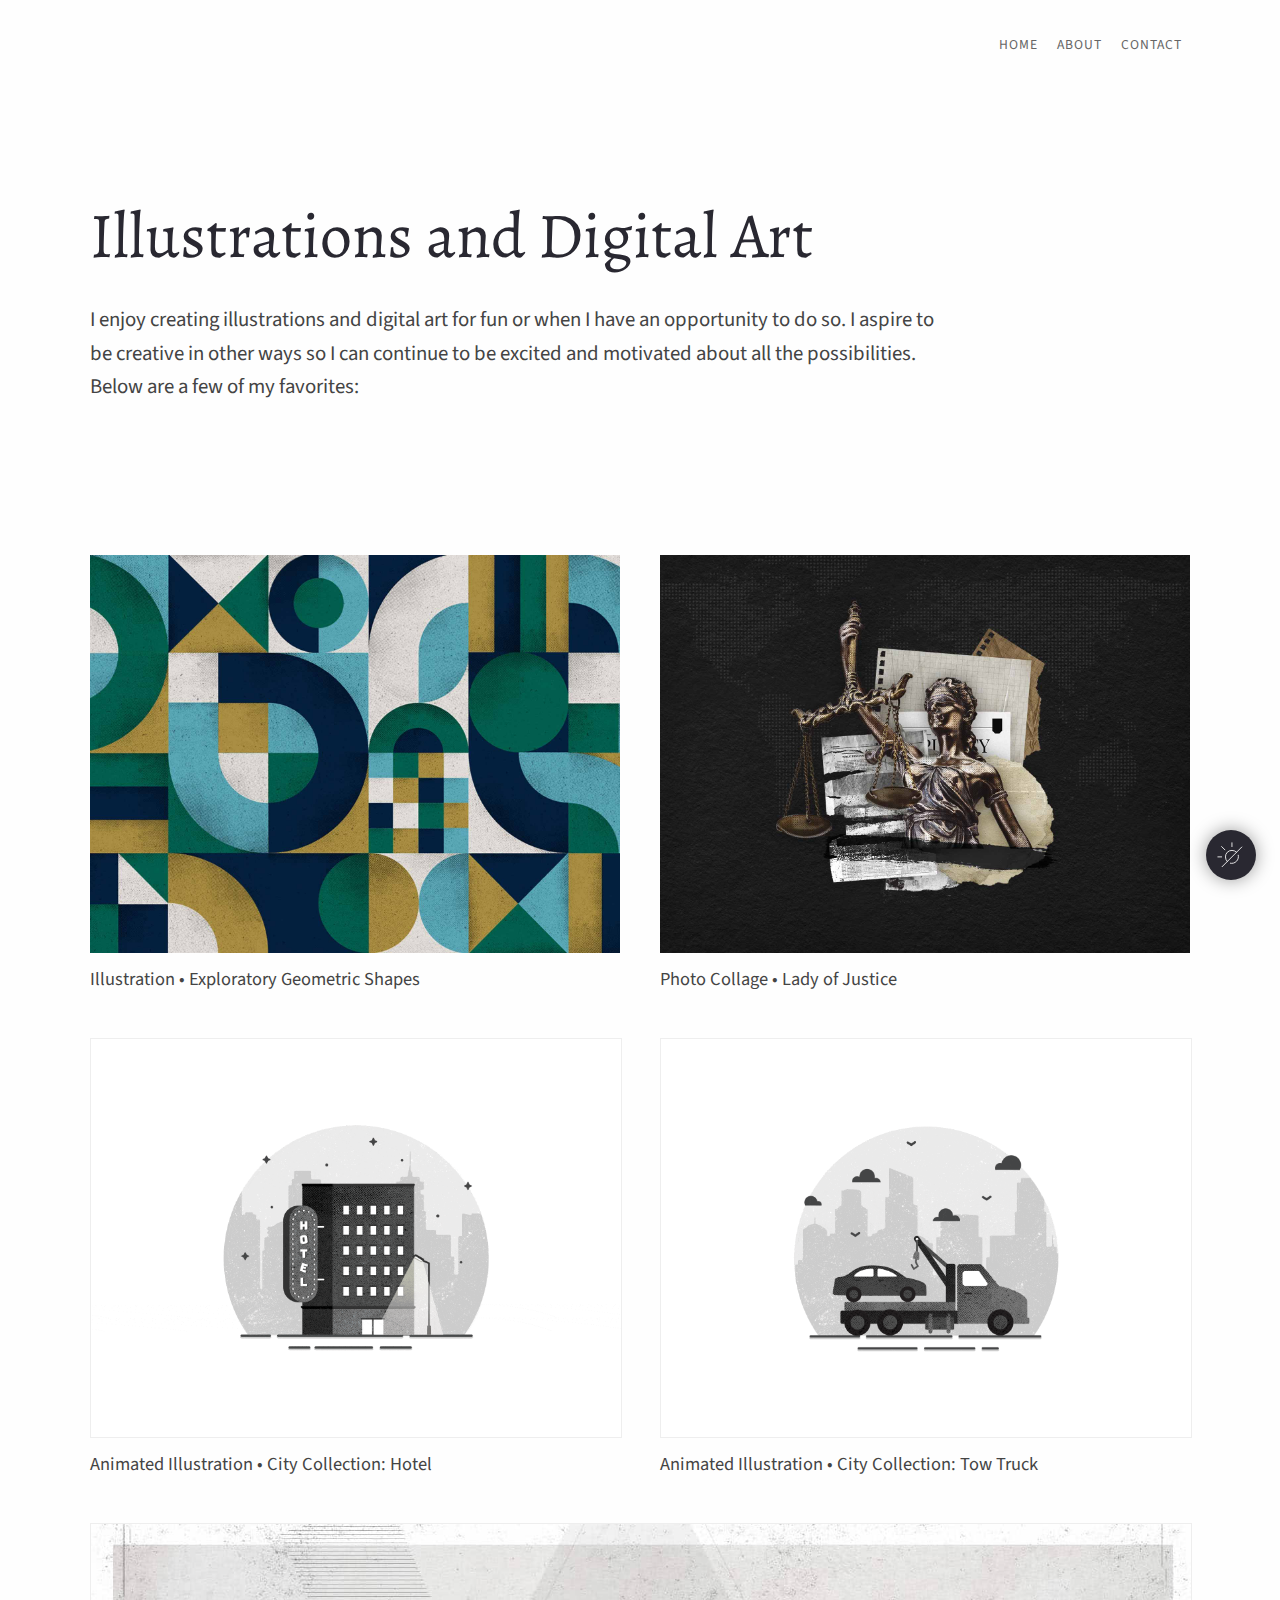
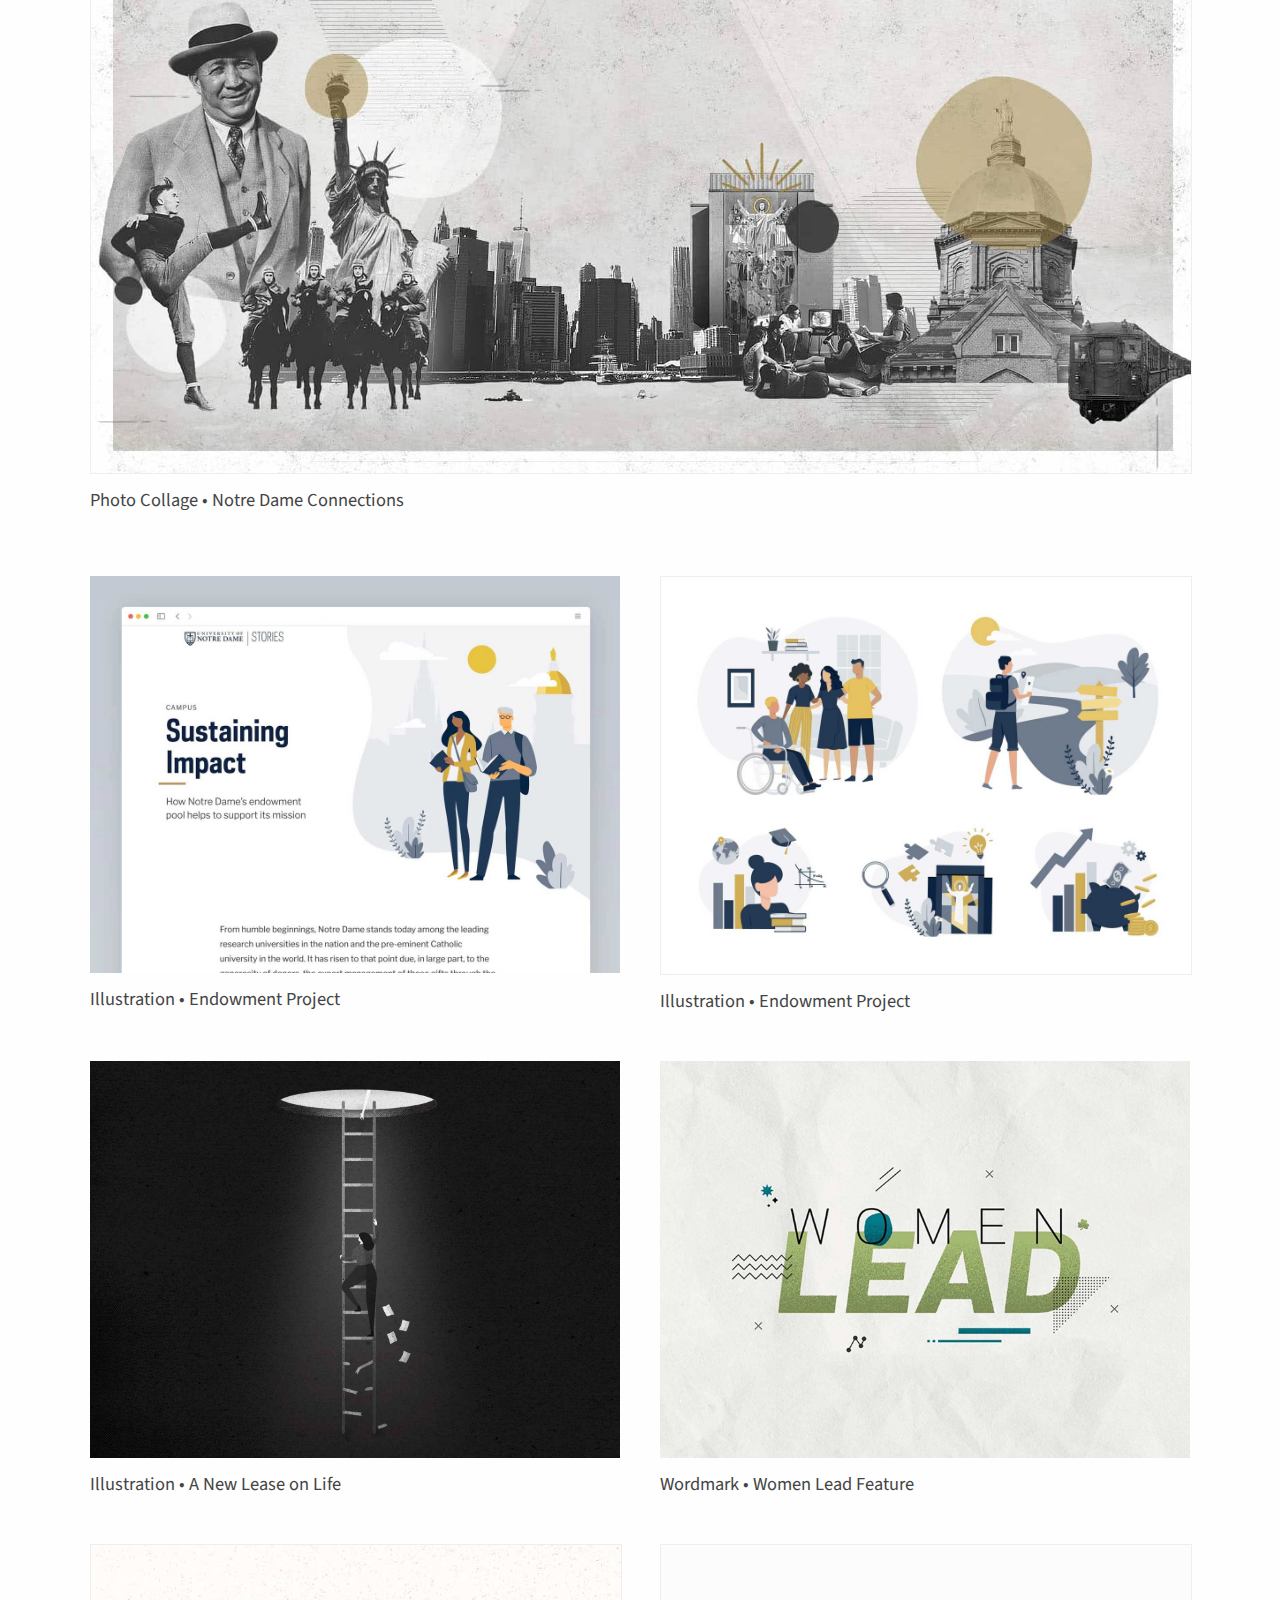
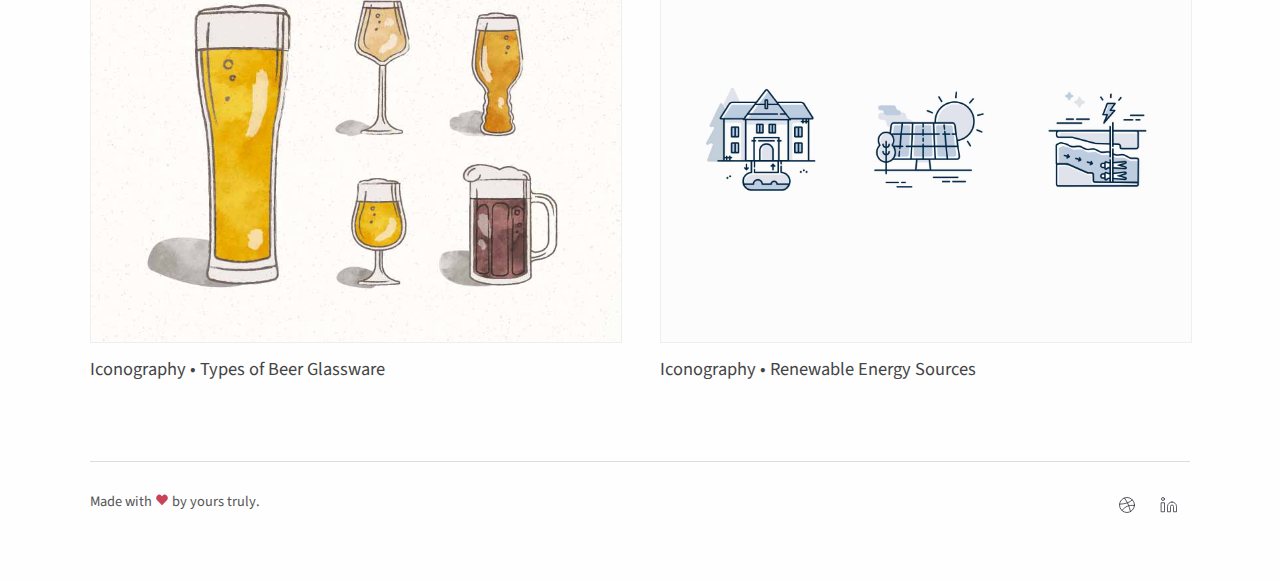
<file: illustrations.html>
<html>
<head>
  <meta charset="utf-8">
  <meta name="author" content="Taylor Packet Johnson">
  <meta name="viewport" content="width=device-width, initial-scale=1">
  <title>Taylor Packet Johnson | Visual Designer</title>
  <meta property="og:title" content="Taylor Packet Johnson - UX/UI Designer">
  <meta property="og:description" name="description" content="Taylor Packet Johnson is a UX/UI Designer with a passion for crafting beautiful, human-centered digital experiences.">
  <meta name="application-name" content="Taylor Packet Johnson | UX/UI Designer">
  <meta property="og:site_name" content="Taylor Packet Johnson | UX/UI Designer">
  <link rel="canonical" href="https://www.taylorpacket.com">
  <meta name="twitter:card" content="summary">
  <meta name="twitter:site" content="@teapacket_">
  <meta name="twitter:creator" content="@teapacket_">
  <meta property="og:type" content="website">
  <meta property="og:url" content="https://www.taylorpacket.com">
  <meta property="og:image" content="https://www.taylorpacket.com/images/og-image.jpg">
  <meta property="og:locale" content="en_US">
  <link rel="shortcut icon" href="images/favicon.ico">
  <link rel="stylesheet" href="page.css" />
  <link rel="preconnect" href="https://fonts.googleapis.com">
  <link rel="preconnect" href="https://fonts.gstatic.com" crossorigin>
  <link href="https://fonts.googleapis.com/css2?family=Alegreya:wght@500&family=Source+Sans+Pro:wght@200;400;700&display=swap" rel="stylesheet">   
  <script src="script.js"></script>
</head>
    
  <body>
    <div class="wrapper">
      <div class="container">
        <nav role="navigation" class="navigation-items">
          <a href="/">Home</a>
          <a href="about">About</a>
          <a href="mailto:tpacket@gmail.com">Contact</a>
        </nav>
        <div class="button sun" id="button" onclick="toggleDark();">
          <div class="icon">
            <svg xmlns="http://www.w3.org/2000/svg" viewBox="0 0 64 64" aria-labelledby="title" aria-describedby="desc" role="img" xmlns:xlink="http://www.w3.org/1999/xlink" width="30" height="30">
              <path d="M47.5 32.4a14 14 0 0 1-16.8 17.2" fill="none" stroke-miterlimit="10" stroke-width="2" stroke-linejoin="round" stroke-linecap="round"></path>
              <path d="M24.1 45.9a14 14 0 0 1 19.8-19.8M34 6v8M12 36H4m8-22l7 7" fill="none" stroke-miterlimit="10" stroke-width="2" stroke-linejoin="round" stroke-linecap="round"></path>
              <path fill="none" stroke-miterlimit="10" stroke-width="2" d="M55 15L13 57" stroke-linejoin="round" stroke-linecap="round"></path>
            </svg>
          </div>
        </div>
        <div class="section section-project_about">
          <div class="about-intro">
            <h1>Illustrations and Digital Art</h1>
            <p class="lede">I enjoy creating illustrations and digital art for fun or when I have an opportunity to do so. I aspire to be creative in other ways so I can continue to be excited and motivated about all the possibilities. Below are a few of my favorites:</p>
          </div>
        </div>
        <div class="section col-2 stacked top">
          <div>
            <img src="images/illustration-abstract.jpg" alt="Geometric green, blue, gold, and white shapes intertwined in each other.">
            <p>Illustration • Exploratory Geometric Shapes</p>
          </div>
          <div>
            <img src="images/illustration-justice.jpg" alt="A graphical collage of Lady Justice layered on top of newspaper cuttings and other pieces of paper.">
            <p>Photo Collage • Lady of Justice</p>
          </div>
          <div>
            <img class="img-border" src="images/illustration-hotel.gif" alt="A black and white illustration of a hotel. The street light next to the building is flickering.">
            <p>Animated Illustration • City Collection: Hotel</p>
          </div>
          <div>
            <img class="img-border" src="images/illustration-truck.gif" alt="A black and white illustration of a tow truck towing a car. The hook on the truck is swaying back and forth.">
            <p>Animated Illustration • City Collection: Tow Truck</p>
          </div>
        </div>
        <div class="section section-project_img stacked" style="margin-bottom:3rem;">
          <img class="img-border" src="images/illustration-alum.jpg" alt="A black and white photo collage of the University of Notre Dame campus featuring students and famous faces, and New York city.">
          <p>Photo Collage • Notre Dame Connections</p>
        </div>
        <div class="section col-2 stacked">
            <div>
            <img src="images/sustaining-impact.jpg" alt="A website featuring a header illustration of two individuals in front of a campus building with a golden dome.">
            <p>Illustration • Endowment Project</p>
          </div>
          <div>
            <img class="img-border" src="images/sustaining-impact-2.jpg" alt="Multiple illustrations of individuals.">
            <p>Illustration • Endowment Project</p>
          </div>
          <div>
            <img src="images/illustration-lease_on_life.jpg" alt="An illustration of a woman climbing up a ladder. An arm stretches through a hole towards the woman putting out a helping hand.">
            <p>Illustration • A New Lease on Life</p>
          </div>
          <div>
            <img src="images/illustration-women_lead.jpg" alt="A stylized Women Lead wordmark.">
            <p>Wordmark • Women Lead Feature</p>
          </div>
          <div>
            <img class="img-border" src="images/illustration-beer.jpg" alt="Different shaped beer glass icons with rough edges.">
            <p>Iconography • Types of Beer Glassware</p>
          </div>
          <div>
            <img class="img-border" src="images/illustration-energy_icons.jpg" alt="Three blue themed icons of renewable energy icons.">
            <p>Iconography • Renewable Energy Sources</p>
          </div>
        </div>
        <footer>
          <div class="copyright">
            <p>Made with <span aria-label="love" role="img">
                <svg xmlns="http://www.w3.org/2000/svg" width="14" height="14" viewBox="0 0 24 24" fill="#c74358">
                  <path d="M20.42 4.58a5.4 5.4 0 0 0-7.65 0l-.77.78-.77-.78a5.4 5.4 0 0 0-7.65 0C1.46 6.7 1.33 10.28 4 13l8 8 8-8c2.67-2.72 2.54-6.3.42-8.42z"></path>
                </svg>
              </span> by yours truly. </p>
          </div>
          <div class="social-links">
            <a aria-label="Dribbble" href="https://dribbble.com/tpacket">
              <svg xmlns="http://www.w3.org/2000/svg" width="18" height="18" viewBox="0 0 24 24" fill="none" stroke="currentColor" stroke-width="1" stroke-linecap="round" stroke-linejoin="round">
                <circle cx="12" cy="12" r="10"></circle>
                <path d="M19.13 5.09C15.22 9.14 10 10.44 2.25 10.94"></path>
                <path d="M21.75 12.84c-6.62-1.41-12.14 1-16.38 6.32"></path>
                <path d="M8.56 2.75c4.37 6 6 9.42 8 17.72"></path>
              </svg>
            </a>
            <a aria-label="LinkedIn" href="hhttps://www.linkedin.com/in/taylor-packet-johnson-446b0335/">
              <svg xmlns="http://www.w3.org/2000/svg" width="18" height="18" viewBox="0 0 24 24" fill="none" stroke="currentColor" stroke-width="1" stroke-linecap="round" stroke-linejoin="round">
                <path d="M16 8a6 6 0 0 1 6 6v7h-4v-7a2 2 0 0 0-2-2 2 2 0 0 0-2 2v7h-4v-7a6 6 0 0 1 6-6z"></path>
                <rect x="2" y="9" width="4" height="12"></rect>
                <circle cx="4" cy="4" r="2"></circle>
              </svg>
            </a>
          </div>
        </footer>
      </div>
    </div>
  </body>
</html>
</file>
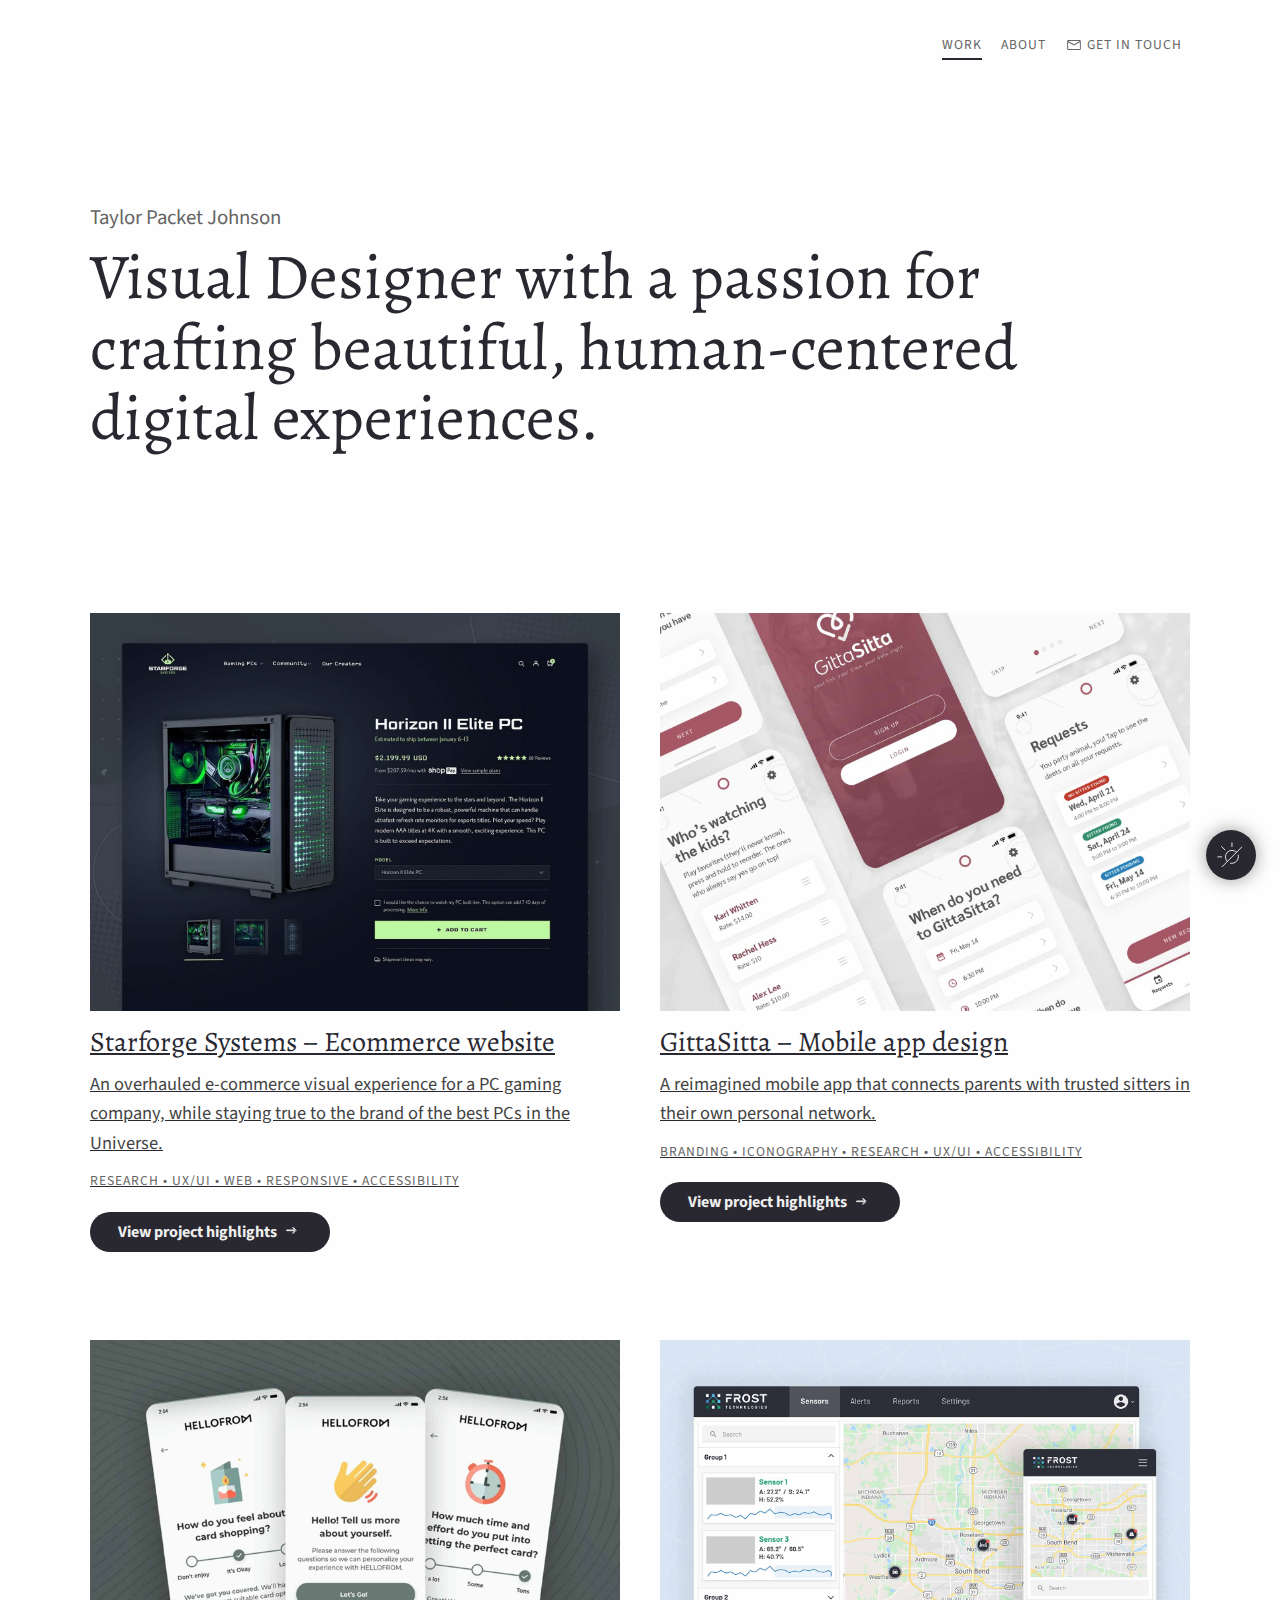
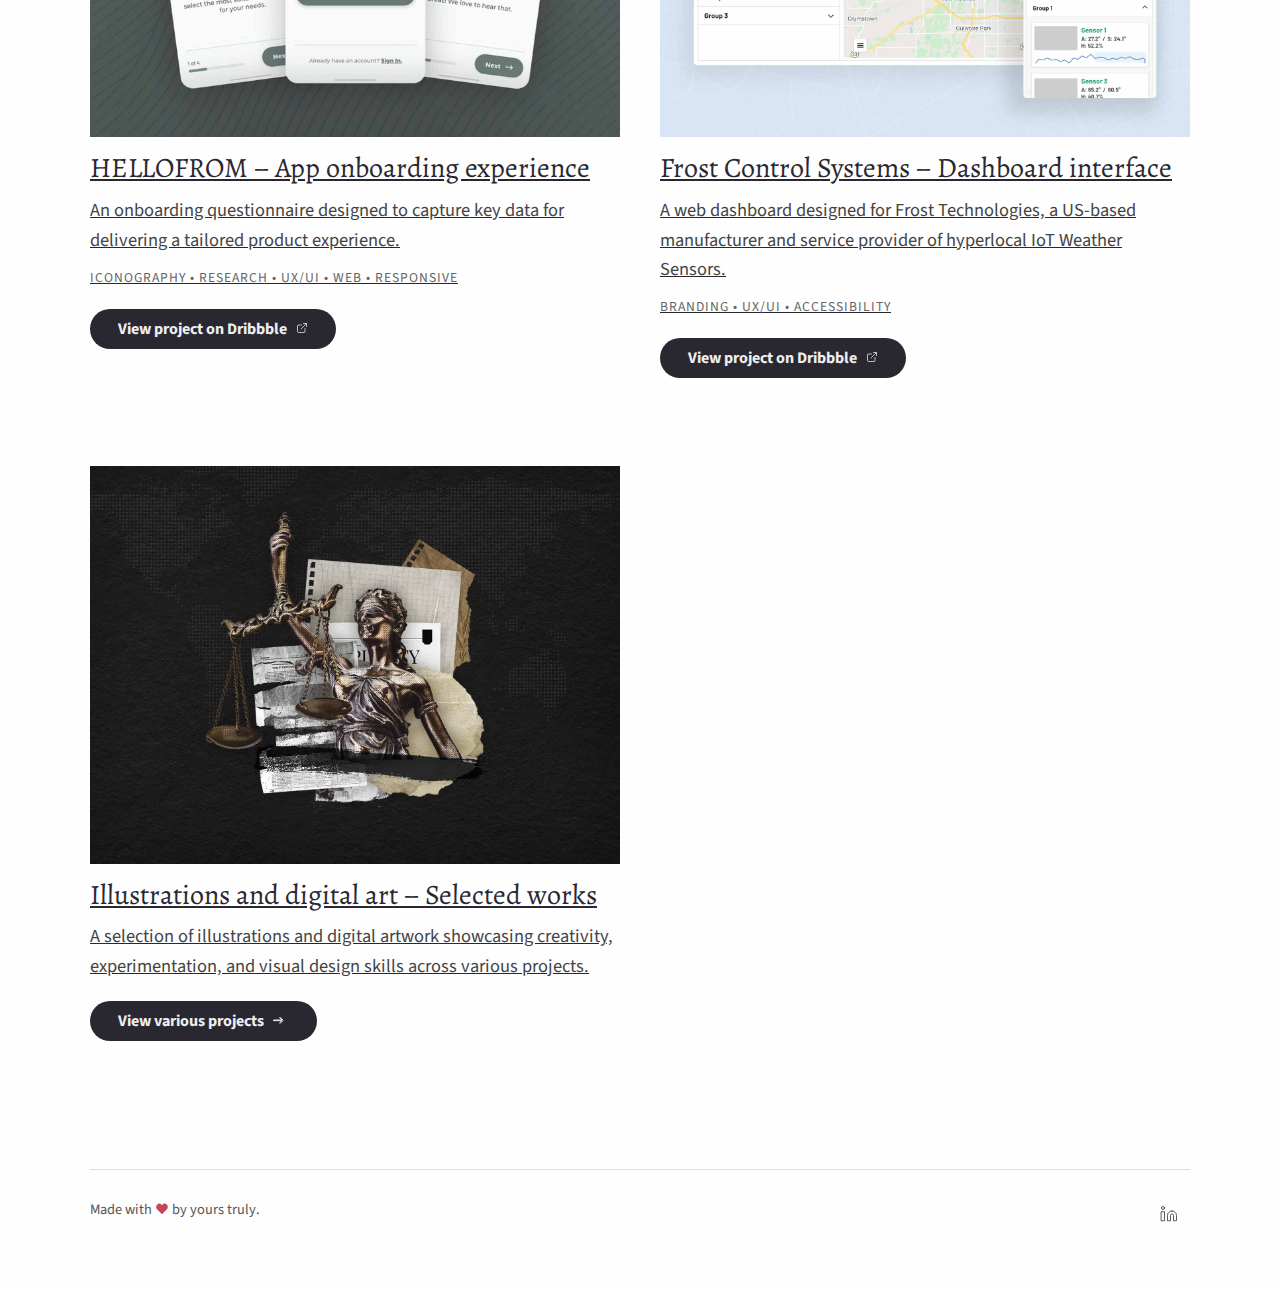
<file: index-archive.html>
<html>
<head>
  <meta charset="utf-8">
  <meta name="author" content="Taylor Packet Johnson">
  <meta name="viewport" content="width=device-width, initial-scale=1">
  <title>Taylor Packet Johnson | Visual Designer</title>
  <meta property="og:title" content="Taylor Packet Johnson - UX/UI Designer">
  <meta property="og:description" name="description" content="Taylor Packet Johnson is a UX/UI Designer with a passion for crafting beautiful, human-centered digital experiences.">
  <meta name="application-name" content="Taylor Packet Johnson | UX/UI Designer">
  <meta property="og:site_name" content="Taylor Packet Johnson | UX/UI Designer">
  <link rel="canonical" href="https://www.taylorpacket.com">
  <meta name="twitter:card" content="summary">
  <meta name="twitter:site" content="@teapacket_">
  <meta name="twitter:creator" content="@teapacket_">
  <meta property="og:type" content="website">
  <meta property="og:url" content="https://www.taylorpacket.com">
  <meta property="og:image" content="https://www.taylorpacket.com/images/og-image.jpg">
  <meta property="og:locale" content="en_US">
  <link rel="shortcut icon" href="images/favicon.ico">
  <link rel="stylesheet" href="page.css" />
  <link rel="preconnect" href="https://fonts.googleapis.com">
  <link rel="preconnect" href="https://fonts.gstatic.com" crossorigin>
  <link href="https://fonts.googleapis.com/css2?family=Alegreya:wght@500&family=Source+Sans+Pro:wght@200;400;700&display=swap" rel="stylesheet">   

  <script src="script.js"></script>
</head>

<body>  
    
  <div class="wrapper">
    <div class="container">
        
     <nav role="navigation" class="navigation-items">
         <a href="/" class="current">Work</a>
         <a href="about">About</a>
         <a class="btn" href="mailto:tpacket@gmail.com">
			 <svg aria-label="LinkedIn" height="18" viewBox="0 -960 960 960" width="18px" fill="#656565" style="vertical-align: text-bottom;"> <path d="M180.31-212q-27.01 0-45.66-18.66Q116-249.32 116-276.35v-407.62q0-27.03 18.65-45.53t45.66-18.5h599.38q27.01 0 45.66 18.66Q844-710.68 844-683.65v407.62q0 27.03-18.65 45.53T779.69-212H180.31ZM480-449.69 168-633.31v357q0 5.39 3.46 8.85t8.85 3.46h599.38q5.39 0 8.85-3.46t3.46-8.85v-357L480-449.69Zm0-67.31 305.85-179h-611.7L480-517ZM168-633.31V-696v419.69q0 5.39 3.46 8.85t8.85 3.46H168v-369.31Z" ></path> </svg>
			 Get in touch</a>       
     </nav>        
        
<div class="button sun" id="button" onclick="toggleDark();">
  <div class="icon">
    <svg xmlns="http://www.w3.org/2000/svg" viewBox="0 0 64 64" aria-labelledby="title"
aria-describedby="desc" role="img" xmlns:xlink="http://www.w3.org/1999/xlink"
width="30" height="30">
  <path d="M47.5 32.4a14 14 0 0 1-16.8 17.2" fill="none" stroke-miterlimit="10" stroke-width="2" stroke-linejoin="round" stroke-linecap="round"></path>
  <path d="M24.1 45.9a14 14 0 0 1 19.8-19.8M34 6v8M12 36H4m8-22l7 7"
  fill="none" stroke-miterlimit="10" stroke-width="2" stroke-linejoin="round" stroke-linecap="round"></path>
  <path fill="none" stroke-miterlimit="10"
  stroke-width="2" d="M55 15L13 57" stroke-linejoin="round" stroke-linecap="round"></path>
</svg>
 </div>
</div>

      <div class="section section-intro header animate">
        <p class="name">Taylor Packet Johnson</p>
        <h1>Visual Designer with a passion for crafting beautiful, human-centered digital experiences.</h1>
      </div>


      <!----- // Projects // ----->
      <div class="section section-work">

  <div class="project card-item">
    <a class="card-item__link" href="work/starforge">
      <div class="card-item__media">
        <img class="card-item__media-image" src="images/project-starforge.jpg" alt="A screenshot of a dark product page featuring a glowing green gaming PC.">
      </div>
      <div class="project-desc">
        <h2>Starforge Systems – Ecommerce website</h2>
        <p>An overhauled e-commerce visual experience for a PC gaming company, while staying true to the brand of the best PCs in the Universe.</p>
        <p><span>Research • UX/UI • Web • Responsive • Accessibility</span></p>
        
      </div>
        <div class="project-desc more">View project highlights &nbsp; <svg xmlns="http://www.w3.org/2000/svg" width="16" height="16" viewBox="0 0 24 24" fill="none" stroke="currentColor" stroke-width="1.5" stroke-linecap="round" stroke-linejoin="round" style="vertical-align: sub;"><path d="M1 8a.5.5 0 0 1 .5-.5h11.793l-3.147-3.146a.5.5 0 1 1 .708-.708l4 4a.5.5 0 0 1 0 .708l-4 4a.5.5 0 0 1-.708-.708L13.293 8.5H1.5A.5.5 0 0 1 1 8z"/></svg></div>
    </a>
  </div>

  <div class="project card-item">
    <a class="card-item__link" href="work/gittasitta">
      <div class="card-item__media">
        <img class="card-item__media-image" src="images/project-gitta.jpg" alt="An assortment of screenshots of a mobile app displaying different screens.">
      </div>
      <div class="project-desc">
        <h2>GittaSitta – Mobile app design</h2>
        <p>A reimagined mobile app that connects parents with trusted sitters in their own personal network.</p>
        <p><span>Branding • Iconography • Research • UX/UI • Accessibility</span></p>
      </div>
        <div class="project-desc more">View project highlights &nbsp; <svg xmlns="http://www.w3.org/2000/svg" width="16" height="16" viewBox="0 0 24 24" fill="none" stroke="currentColor" stroke-width="1.5" stroke-linecap="round" stroke-linejoin="round" style="vertical-align: sub;"><path d="M1 8a.5.5 0 0 1 .5-.5h11.793l-3.147-3.146a.5.5 0 1 1 .708-.708l4 4a.5.5 0 0 1 0 .708l-4 4a.5.5 0 0 1-.708-.708L13.293 8.5H1.5A.5.5 0 0 1 1 8z"/></svg></div>
    </a>
  </div>

  <div class="project card-item">
    <a class="card-item__link" href="https://dribbble.com/shots/18603165-HELLOFROM-Questionnaire-Onboarding">
      <div class="card-item__media">
        <img class="card-item__media-image" src="images/project-hellofrom.jpg" alt="Three screenshots of a mobile web app displaying an onboarding process with illustrations, text, and buttons.">
      </div>
      <div class="project-desc">
        <h2>HELLOFROM – App onboarding experience</h2>
        <p>An onboarding questionnaire designed to capture key data for delivering a tailored product experience.</p>
        <p><span>Iconography • Research • UX/UI • Web • Responsive</span></p>
      </div>
        
        <div class="project-desc more">View project on Dribbble &nbsp;
          <svg xmlns="http://www.w3.org/2000/svg" width="12" height="12" viewBox="0 0 24 24" fill="none" stroke="currentColor" stroke-width="1.5" stroke-linecap="round" stroke-linejoin="round"><path d="M18 13v6a2 2 0 0 1-2 2H5a2 2 0 0 1-2-2V8a2 2 0 0 1 2-2h6"></path><polyline points="15 3 21 3 21 9"></polyline><line x1="10" y1="14" x2="21" y2="3"></line></svg></div>
    </a>
  </div>

  <div class="project card-item">
    <a class="card-item__link" href="https://dribbble.com/shots/20431201-Frost-Control-Systems">
      <div class="card-item__media">
        <img class="card-item__media-image" src="images/project_homepage-frost.jpg" alt="A mobile and desktop screenshot of a web app featuring a map.">
      </div>
      <div class="project-desc">
        <h2>Frost Control Systems – Dashboard interface</h2>
        <p>A web dashboard designed for Frost Technologies, a US-based manufacturer and service provider of hyperlocal IoT Weather Sensors.</p>
        <p><span>Branding • UX/UI • Accessibility</span></p>
      </div>
        <div class="project-desc more">View project on Dribbble &nbsp;
          <svg xmlns="http://www.w3.org/2000/svg" width="12" height="12" viewBox="0 0 24 24" fill="none" stroke="currentColor" stroke-width="1.5" stroke-linecap="round" stroke-linejoin="round"><path d="M18 13v6a2 2 0 0 1-2 2H5a2 2 0 0 1-2-2V8a2 2 0 0 1 2-2h6"></path><polyline points="15 3 21 3 21 9"></polyline><line x1="10" y1="14" x2="21" y2="3"></line></svg></div> 
    </a>
  </div>

  <div class="project card-item">
    <a class="card-item__link" href="work/illustrations">
      <div class="card-item__media">
        <img class="card-item__media-image" src="images/illustration-justice.jpg" alt="A graphical collage of Lady Justice layered on top of newspaper cuttings and other pieces of paper.">
      </div>
      <div class="project-desc">
        <h2>Illustrations and digital art – Selected works</h2>
        <p>A selection of illustrations and digital artwork showcasing creativity, experimentation, and visual design skills across various projects.</p>
      </div>
         <div class="project-desc more">View various projects &nbsp; <svg xmlns="http://www.w3.org/2000/svg" width="16" height="16" viewBox="0 0 24 24" fill="none" stroke="currentColor" stroke-width="1.5" stroke-linecap="round" stroke-linejoin="round" style="vertical-align: sub;"><path d="M1 8a.5.5 0 0 1 .5-.5h11.793l-3.147-3.146a.5.5 0 1 1 .708-.708l4 4a.5.5 0 0 1 0 .708l-4 4a.5.5 0 0 1-.708-.708L13.293 8.5H1.5A.5.5 0 0 1 1 8z"/></svg></div>
    </a>
  </div>

</div>


       <!---- End Projects ----->
        
    <footer>
	       <div class="copyright">
          <p>Made with <span aria-label="love" role="img"><svg xmlns="http://www.w3.org/2000/svg" width="14" height="14" viewBox="0 0 24 24" fill="#c74358"><path d="M20.42 4.58a5.4 5.4 0 0 0-7.65 0l-.77.78-.77-.78a5.4 5.4 0 0 0-7.65 0C1.46 6.7 1.33 10.28 4 13l8 8 8-8c2.67-2.72 2.54-6.3.42-8.42z"></path></svg></span> by yours truly.</p>
	       </div>
	      <div class="social-links">
			  
          <a aria-label="LinkedIn" href="https://www.linkedin.com/in/taylor-packet-johnson-446b0335/"><svg xmlns="http://www.w3.org/2000/svg" width="18" height="18" viewBox="0 0 24 24" fill="none" stroke="currentColor" stroke-width="1" stroke-linecap="round" stroke-linejoin="round"><path d="M16 8a6 6 0 0 1 6 6v7h-4v-7a2 2 0 0 0-2-2 2 2 0 0 0-2 2v7h-4v-7a6 6 0 0 1 6-6z"></path><rect x="2" y="9" width="4" height="12"></rect><circle cx="4" cy="4" r="2"></circle></svg></a>
        </div>
      </footer>

    </div>
  </div>
</body>

</html>
</file>
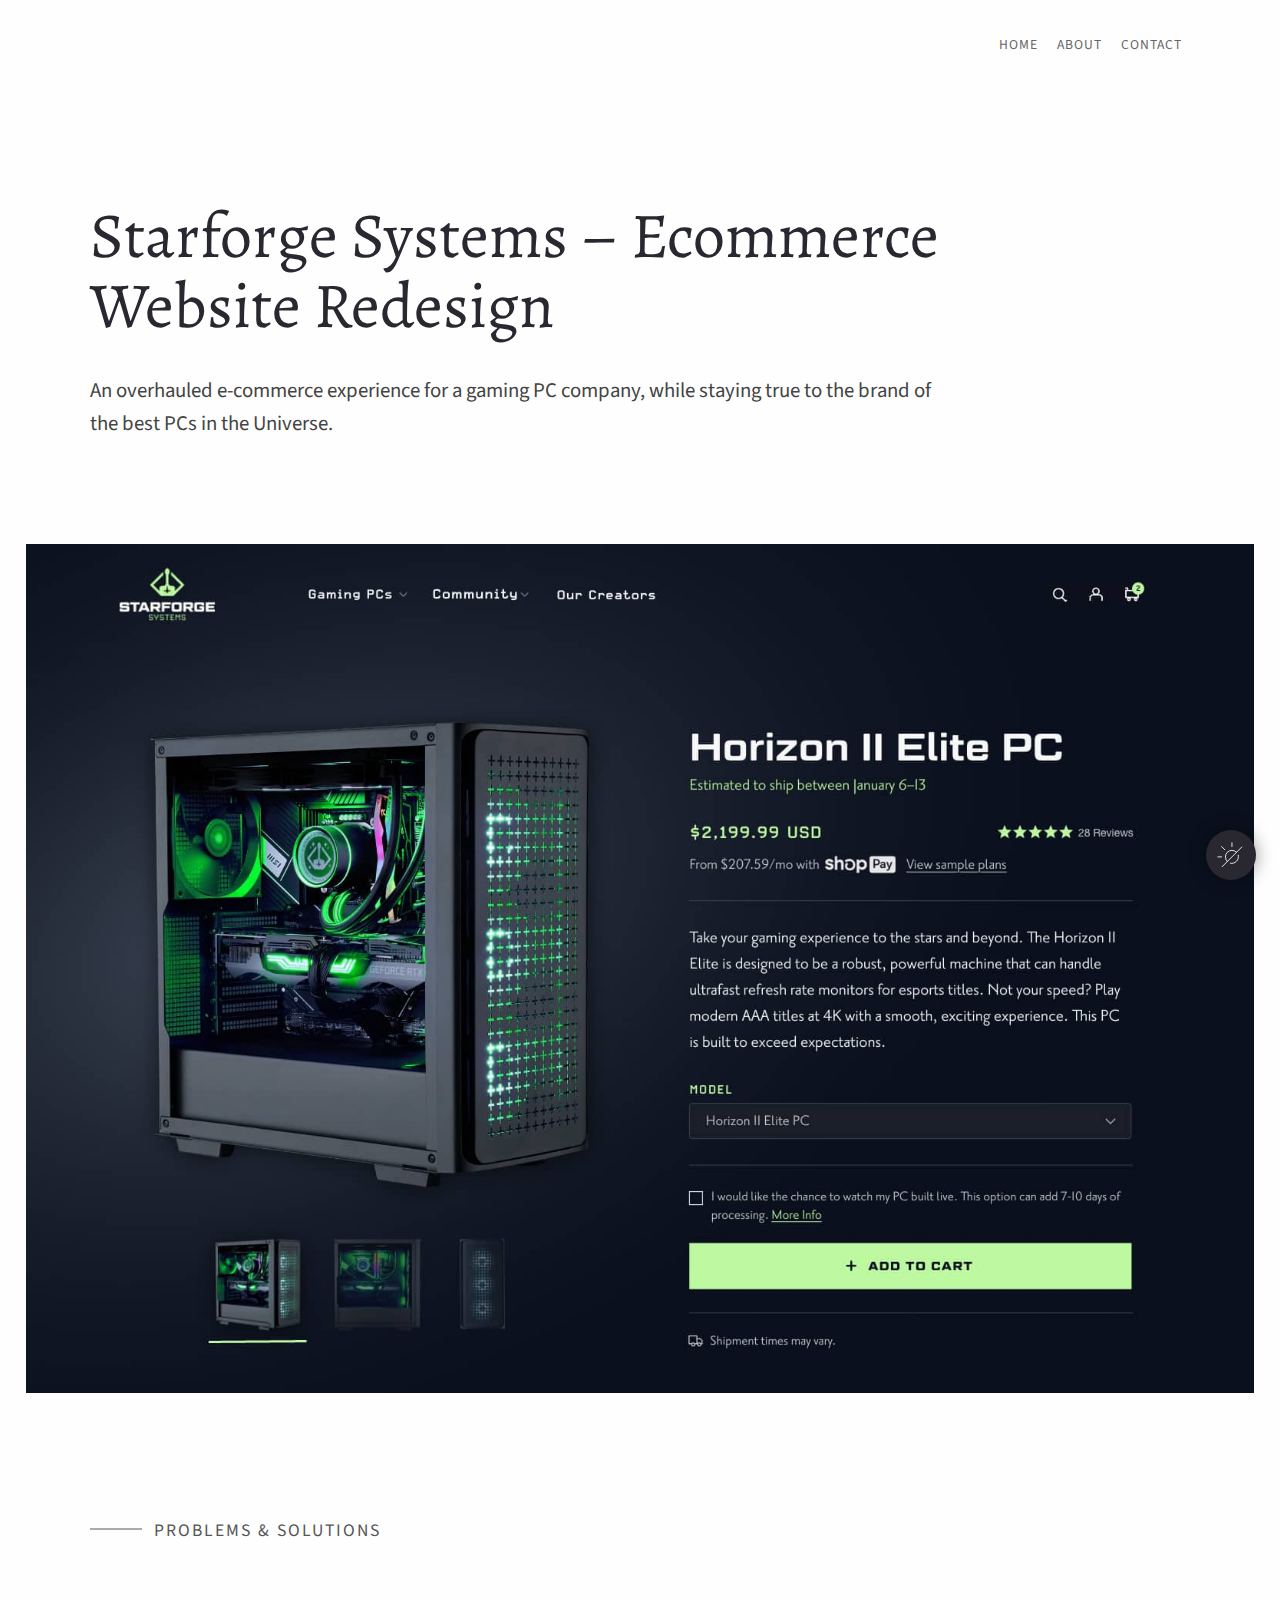
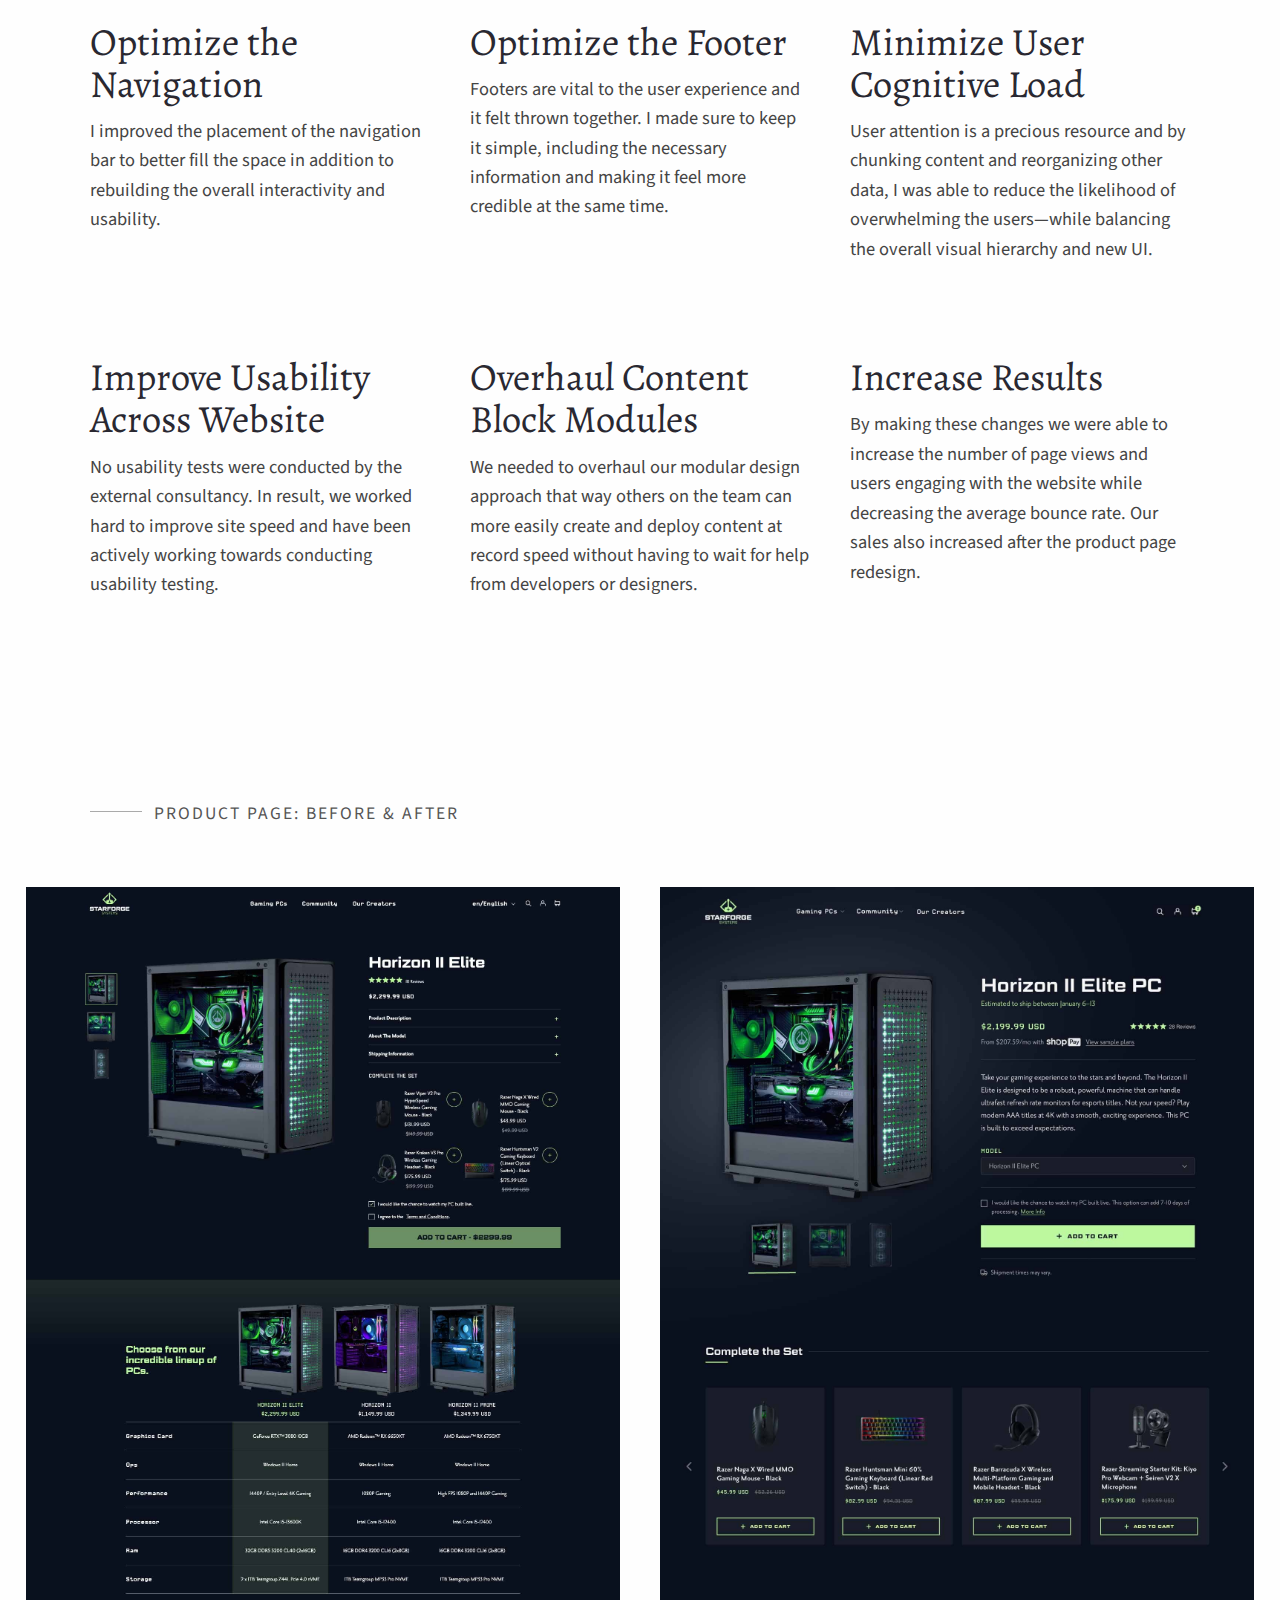
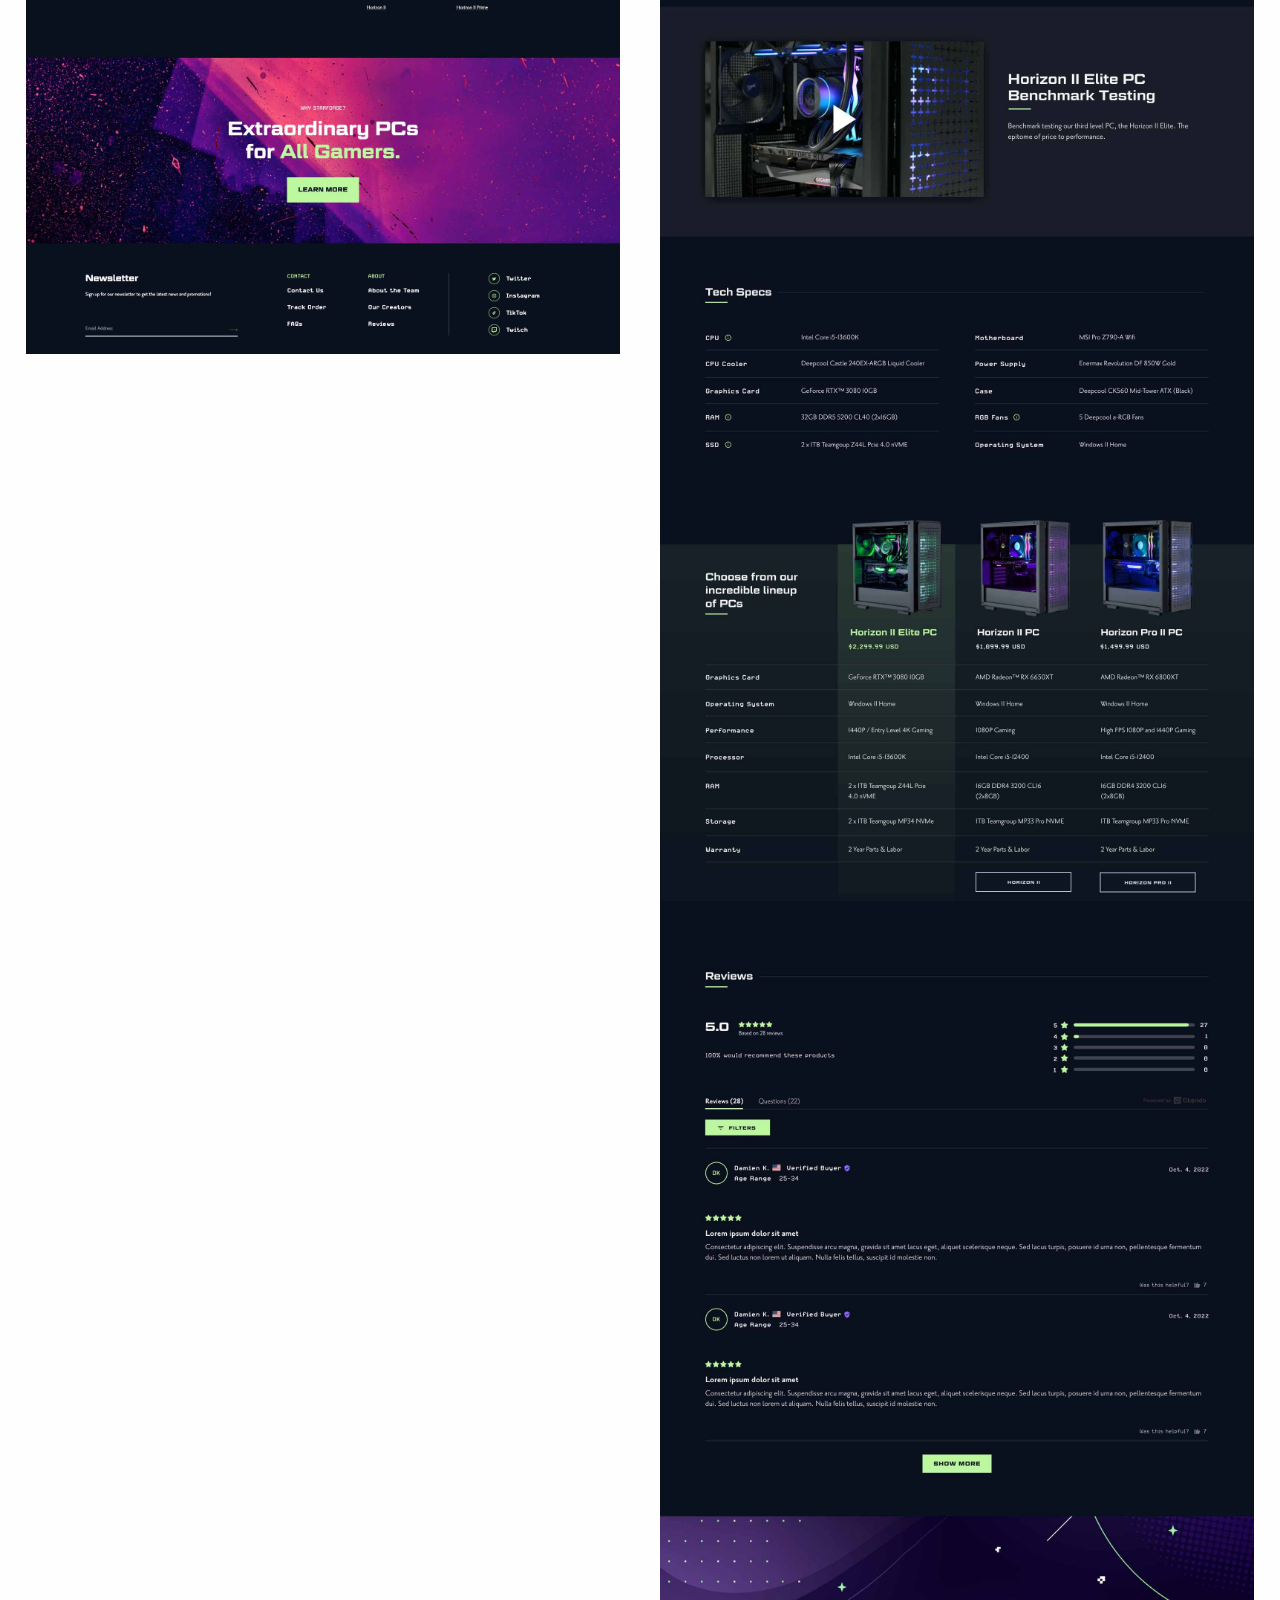
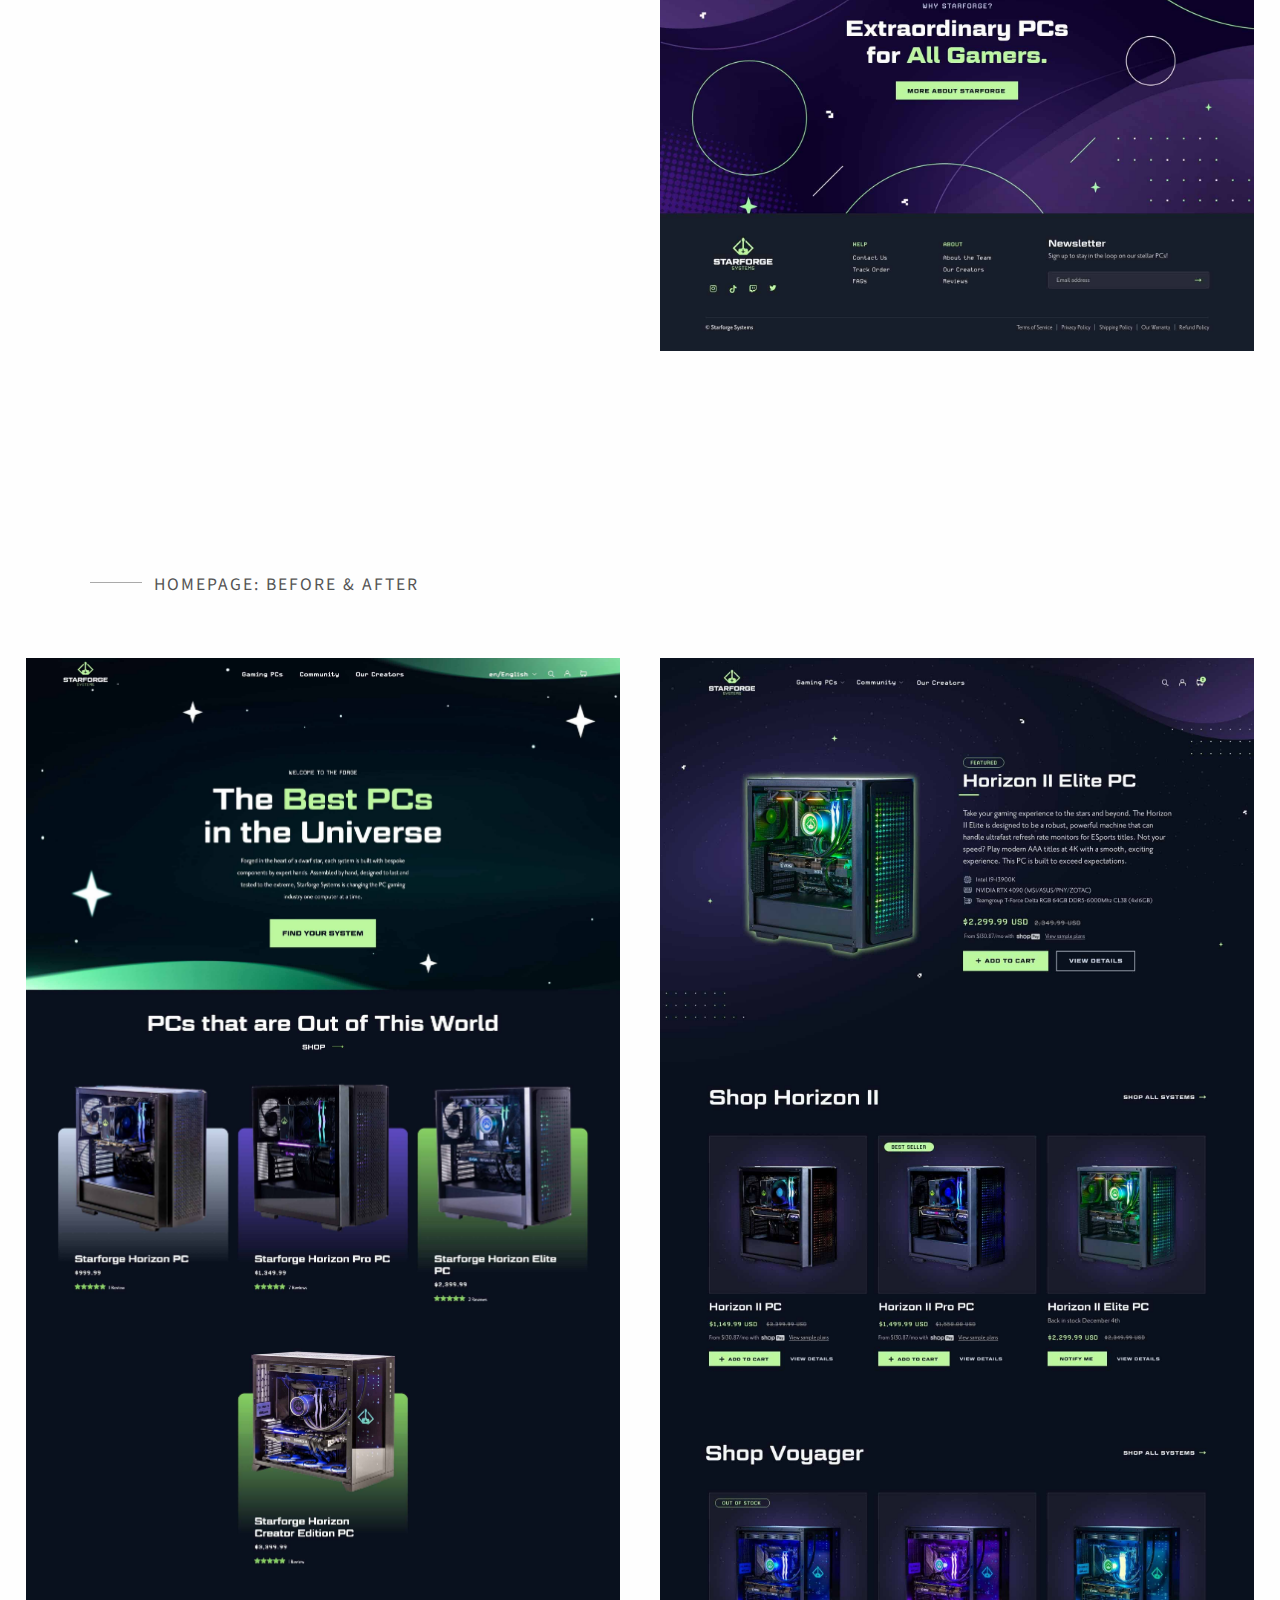
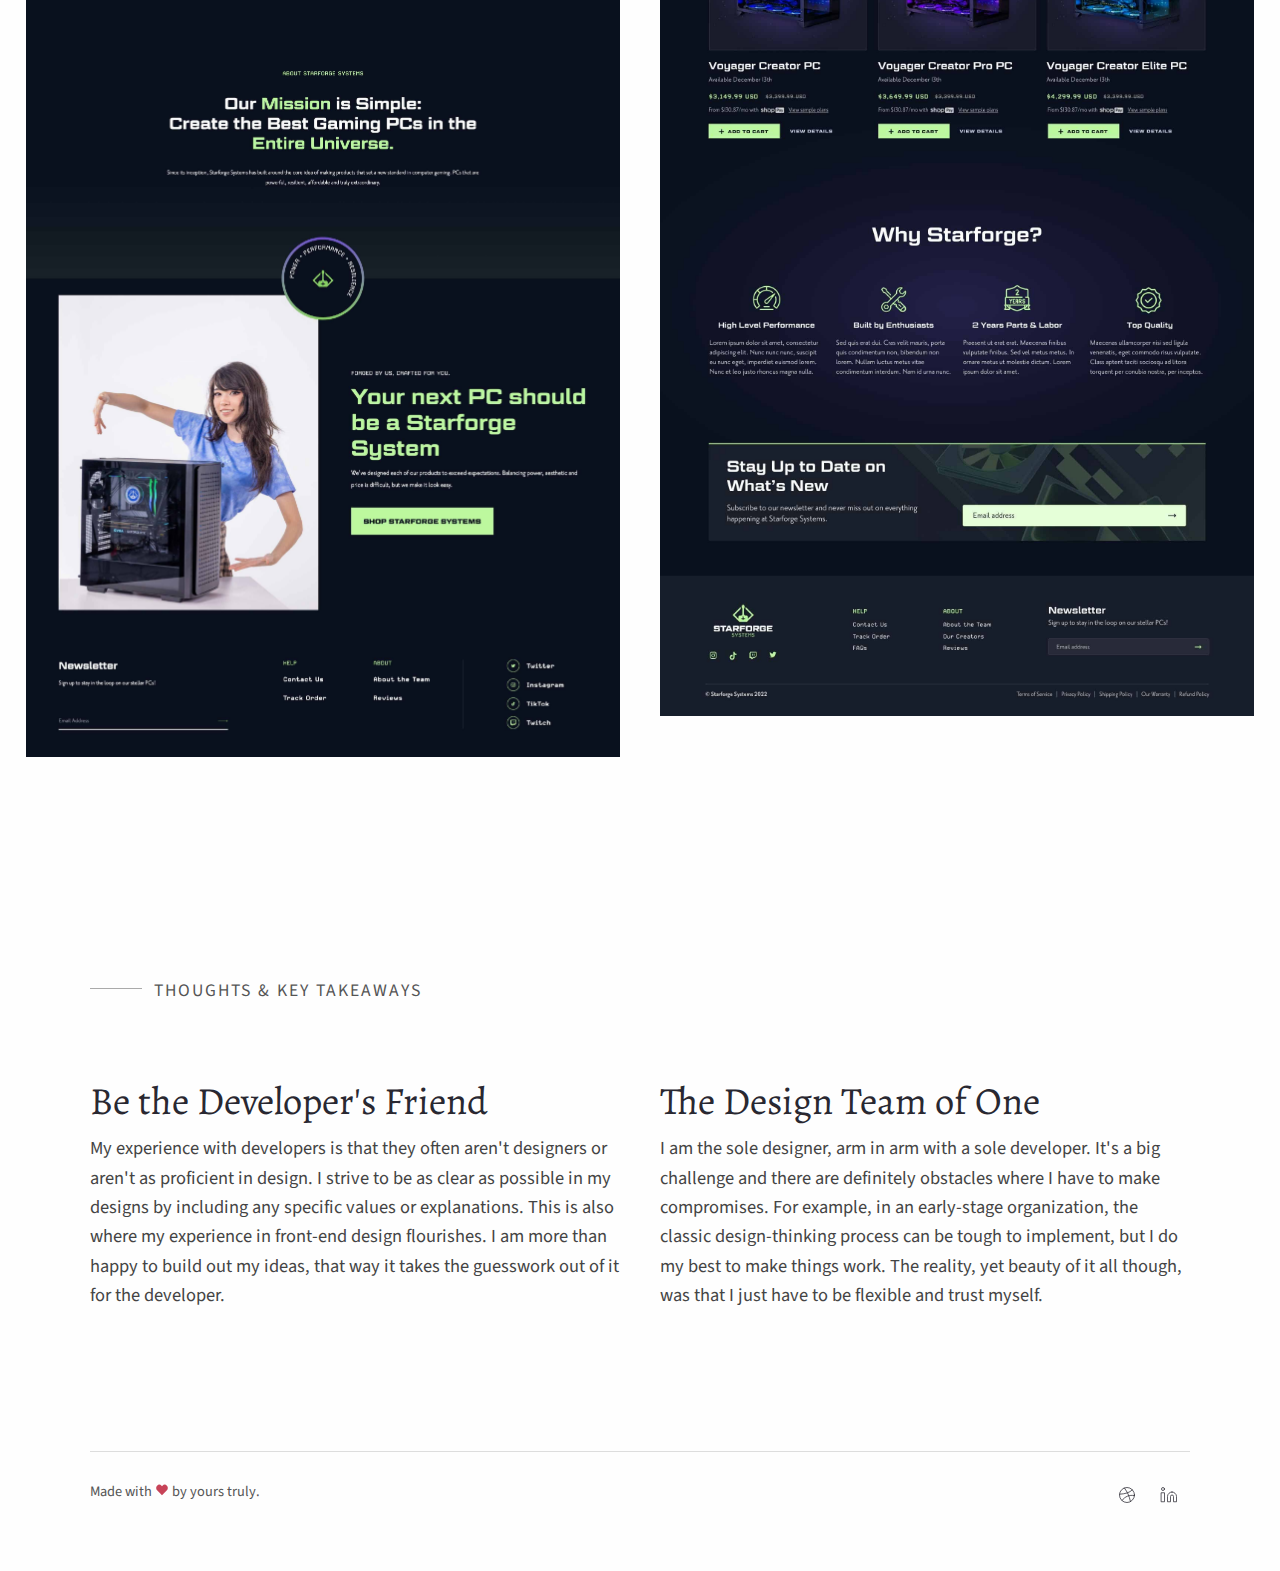
<file: starforge.html>
<html>
<head>
  <meta charset="utf-8">
  <meta name="author" content="Taylor Packet Johnson">
  <meta name="viewport" content="width=device-width, initial-scale=1">
  <title>Taylor Packet Johnson | Visual Designer</title>
  <meta property="og:title" content="Taylor Packet Johnson - UX/UI Designer">
  <meta property="og:description" name="description" content="Taylor Packet Johnson is a UX/UI Designer with a passion for crafting beautiful, human-centered digital experiences.">
  <meta name="application-name" content="Taylor Packet Johnson | UX/UI Designer">
  <meta property="og:site_name" content="Taylor Packet Johnson | UX/UI Designer">
  <link rel="canonical" href="https://www.taylorpacket.com">
  <meta name="twitter:card" content="summary">
  <meta name="twitter:site" content="@teapacket_">
  <meta name="twitter:creator" content="@teapacket_">
  <meta property="og:type" content="website">
  <meta property="og:url" content="https://www.taylorpacket.com">
  <meta property="og:image" content="https://www.taylorpacket.com/images/og-image.jpg">
  <meta property="og:locale" content="en_US">
  <link rel="shortcut icon" href="images/favicon.ico">
  <link rel="stylesheet" href="page.css" />
  <link rel="preconnect" href="https://fonts.googleapis.com">
  <link rel="preconnect" href="https://fonts.gstatic.com" crossorigin>
  <link href="https://fonts.googleapis.com/css2?family=Alegreya:wght@500&family=Source+Sans+Pro:wght@200;400;700&display=swap" rel="stylesheet">   
  <script src="script.js"></script>
</head>

<body> 
    
      <div class="wrapper">
    <div class="container">
        
     <nav role="navigation" class="navigation-items">
         <a href="/">Home</a>
         <a href="about">About</a>
         <a href="mailto:tpacket@gmail.com">Contact</a>       
     </nav>        
        
<div class="button sun" id="button" onclick="toggleDark();">
  <div class="icon">
    <svg xmlns="http://www.w3.org/2000/svg" viewBox="0 0 64 64" aria-labelledby="title"
aria-describedby="desc" role="img" xmlns:xlink="http://www.w3.org/1999/xlink"
width="30" height="30">
  <path d="M47.5 32.4a14 14 0 0 1-16.8 17.2" fill="none" stroke-miterlimit="10" stroke-width="2" stroke-linejoin="round" stroke-linecap="round"></path>
  <path d="M24.1 45.9a14 14 0 0 1 19.8-19.8M34 6v8M12 36H4m8-22l7 7"
  fill="none" stroke-miterlimit="10" stroke-width="2" stroke-linejoin="round" stroke-linecap="round"></path>
  <path fill="none" stroke-miterlimit="10"
  stroke-width="2" d="M55 15L13 57" stroke-linejoin="round" stroke-linecap="round"></path>
</svg>
 </div>
</div>

      <div class="section section-project_about">
        <div class="about-intro">
        <h1>Starforge Systems – Ecommerce Website Redesign</h1>
        <p class="lede">An overhauled e-commerce experience for a gaming PC company, while staying true to the brand of the best PCs in the Universe.</p>
            </div>
      </div>

      <!--  <div class="section col-3">

        <div><p><strong>Role</strong>
        Lead UX/UI Designer</p></div>
        
        <div><p><strong>Deliverables</strong>
        <a href="https://starforgesystems.com/" target="blank_">starforgesystems.com</a></p></div>
            
        </div>-->

    <div class="section section-project_img">
        <img src="images/starforge-01.jpg" alt="A screenshot of a dark product page featuring a glowing green gaming PC.">
    </div>

    <div class="section section-process">
        <h2 class="section-header"><span>Problems & Solutions</span></h2>

    <div>
        <h2>Optimize the Navigation</h2>
        <p>I improved the placement of the navigation bar to better fill the space in addition to rebuilding the overall interactivity and usability.</p>
    </div>
          
    <div>
        <h2>Optimize the Footer</h2>
        <p>Footers are vital to the user experience and it felt thrown together. I made sure to keep it simple, including the necessary information and making it feel more credible at the same time.</p>
    </div>
          
     <div>
        <h2>Minimize User Cognitive Load</h2>
        <p>User attention is a precious resource and by chunking content and reorganizing other data, I was able to reduce the likelihood of overwhelming the users&mdash;while balancing the overall visual hierarchy and new UI.</p>
     </div>
          
     <div>
        <h2>Improve Usability Across Website</h2>
        <p>No usability tests were conducted by the external consultancy. In result, we worked hard to improve site speed and have been actively working towards conducting usability testing.</p>
    </div>
          
    <div>
        <h2>Overhaul Content Block Modules</h2>
        <p>We needed to overhaul our modular design approach that way others on the team can more easily create and deploy content at record speed without having to wait for help from developers or designers.</p>
    </div>
          
    <div>
        <h2>Increase Results</h2>
        <p>By making these changes we were able to increase the number of page views and users engaging with the website while decreasing the average bounce rate. Our sales also increased after the product page redesign.</p>
    </div>
          
       </div>

<div class="section col-2">
        <h2 class="section-header"><span>Product Page: Before & After</span></h2>

    <div class="margin-left"><img src="images/starforge_product-before.jpg" alt="A screenshot of a product page before a redesign."></div>
    <div class="margin-right"><img src="images/starforge_product-after.jpg" alt="A screenshot of a product page after a redesign. Content and images are better organized along with better visual design and esthetics."></div>
    
</div>

<div class="section col-2">
        <h2 class="section-header"><span>Homepage: Before & After</span></h2>

    <div class="margin-left"><img src="images/starforge_homepage-before.jpg" alt="A screenshot of a homepage before a redesign."></div>
    <div class="margin-right"><img src="images/starforge_homepage-after.jpg" alt="A screenshot of a homepage after a redesign."></div>
    
</div>


        <div class="section col-2">
        <h2 class="section-header"><span>Thoughts & Key Takeaways</span></h2>

        <div><h2>Be the Developer's Friend</h2>
            <p>My experience with developers is that they often aren't designers or aren't as proficient in design. I strive to be as clear as possible in my designs by including any specific values or explanations. This is also where my experience in front-end design flourishes. I am more than happy to build out my ideas, that way it takes the guesswork out of it for the developer.</p></div>
        
        <div><h2>The Design Team of One</h2>
            <p>I am the sole designer, arm in arm with a sole developer. It's a big challenge and there are definitely obstacles where I have to make compromises. For example, in an early-stage organization, the classic design-thinking process can be tough to implement, but I do my best to make things work. The reality, yet beauty of it all though, was that I just have to be flexible and trust myself.</p></div>
            
        </div>

        
    <footer>
	       <div class="copyright">
          <p>Made with <span aria-label="love" role="img"><svg xmlns="http://www.w3.org/2000/svg" width="14" height="14" viewBox="0 0 24 24" fill="#c74358"><path d="M20.42 4.58a5.4 5.4 0 0 0-7.65 0l-.77.78-.77-.78a5.4 5.4 0 0 0-7.65 0C1.46 6.7 1.33 10.28 4 13l8 8 8-8c2.67-2.72 2.54-6.3.42-8.42z"></path></svg></span> by yours truly.</p>
	       </div>
	      <div class="social-links">
          <a aria-label="Dribbble" href="https://dribbble.com/tpacket"><svg xmlns="http://www.w3.org/2000/svg" width="18" height="18" viewBox="0 0 24 24" fill="none" stroke="currentColor" stroke-width="1" stroke-linecap="round" stroke-linejoin="round"><circle cx="12" cy="12" r="10"></circle><path d="M19.13 5.09C15.22 9.14 10 10.44 2.25 10.94"></path><path d="M21.75 12.84c-6.62-1.41-12.14 1-16.38 6.32"></path><path d="M8.56 2.75c4.37 6 6 9.42 8 17.72"></path></svg></a>
          <a aria-label="LinkedIn" href="https://www.linkedin.com/in/taylor-packet-johnson-446b0335/"><svg xmlns="http://www.w3.org/2000/svg" width="18" height="18" viewBox="0 0 24 24" fill="none" stroke="currentColor" stroke-width="1" stroke-linecap="round" stroke-linejoin="round"><path d="M16 8a6 6 0 0 1 6 6v7h-4v-7a2 2 0 0 0-2-2 2 2 0 0 0-2 2v7h-4v-7a6 6 0 0 1 6-6z"></path><rect x="2" y="9" width="4" height="12"></rect><circle cx="4" cy="4" r="2"></circle></svg></a>
        </div>
      </footer>

    </div>
  </div>
</body>

</html>
</file>
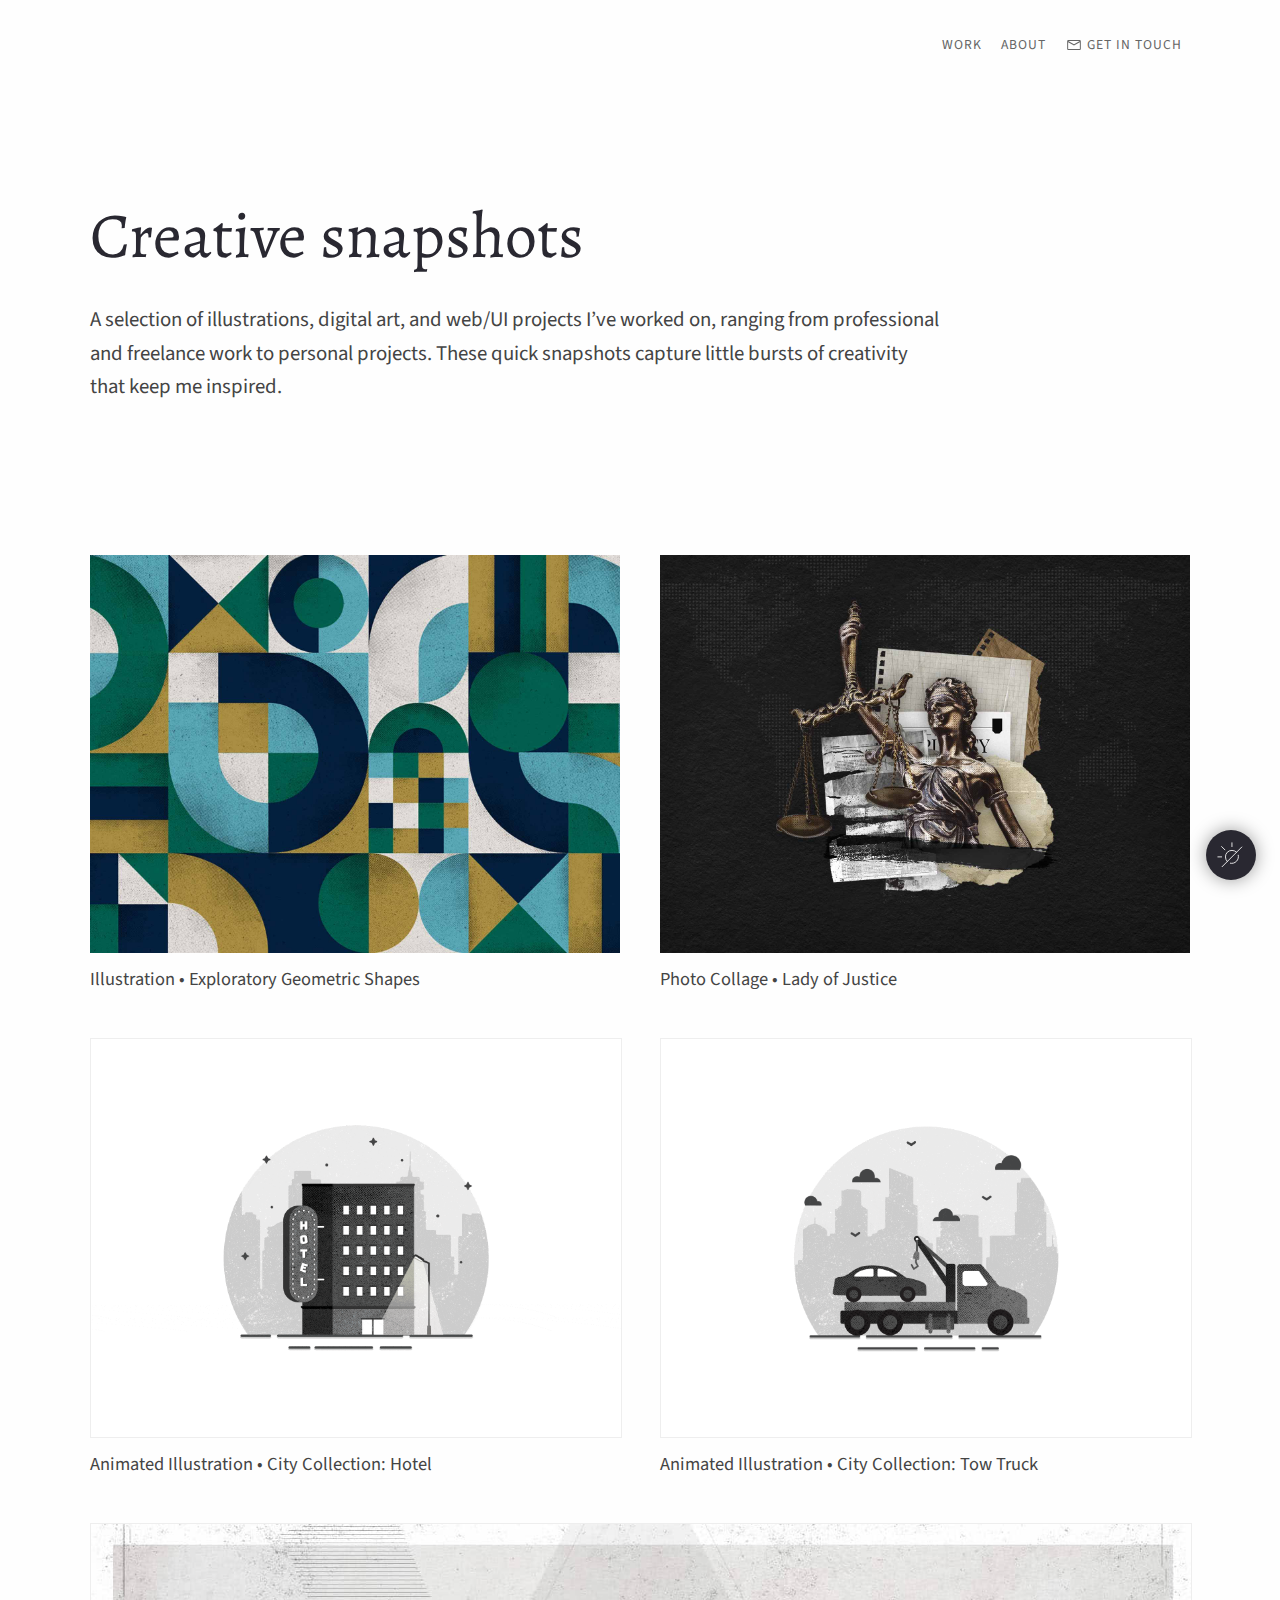
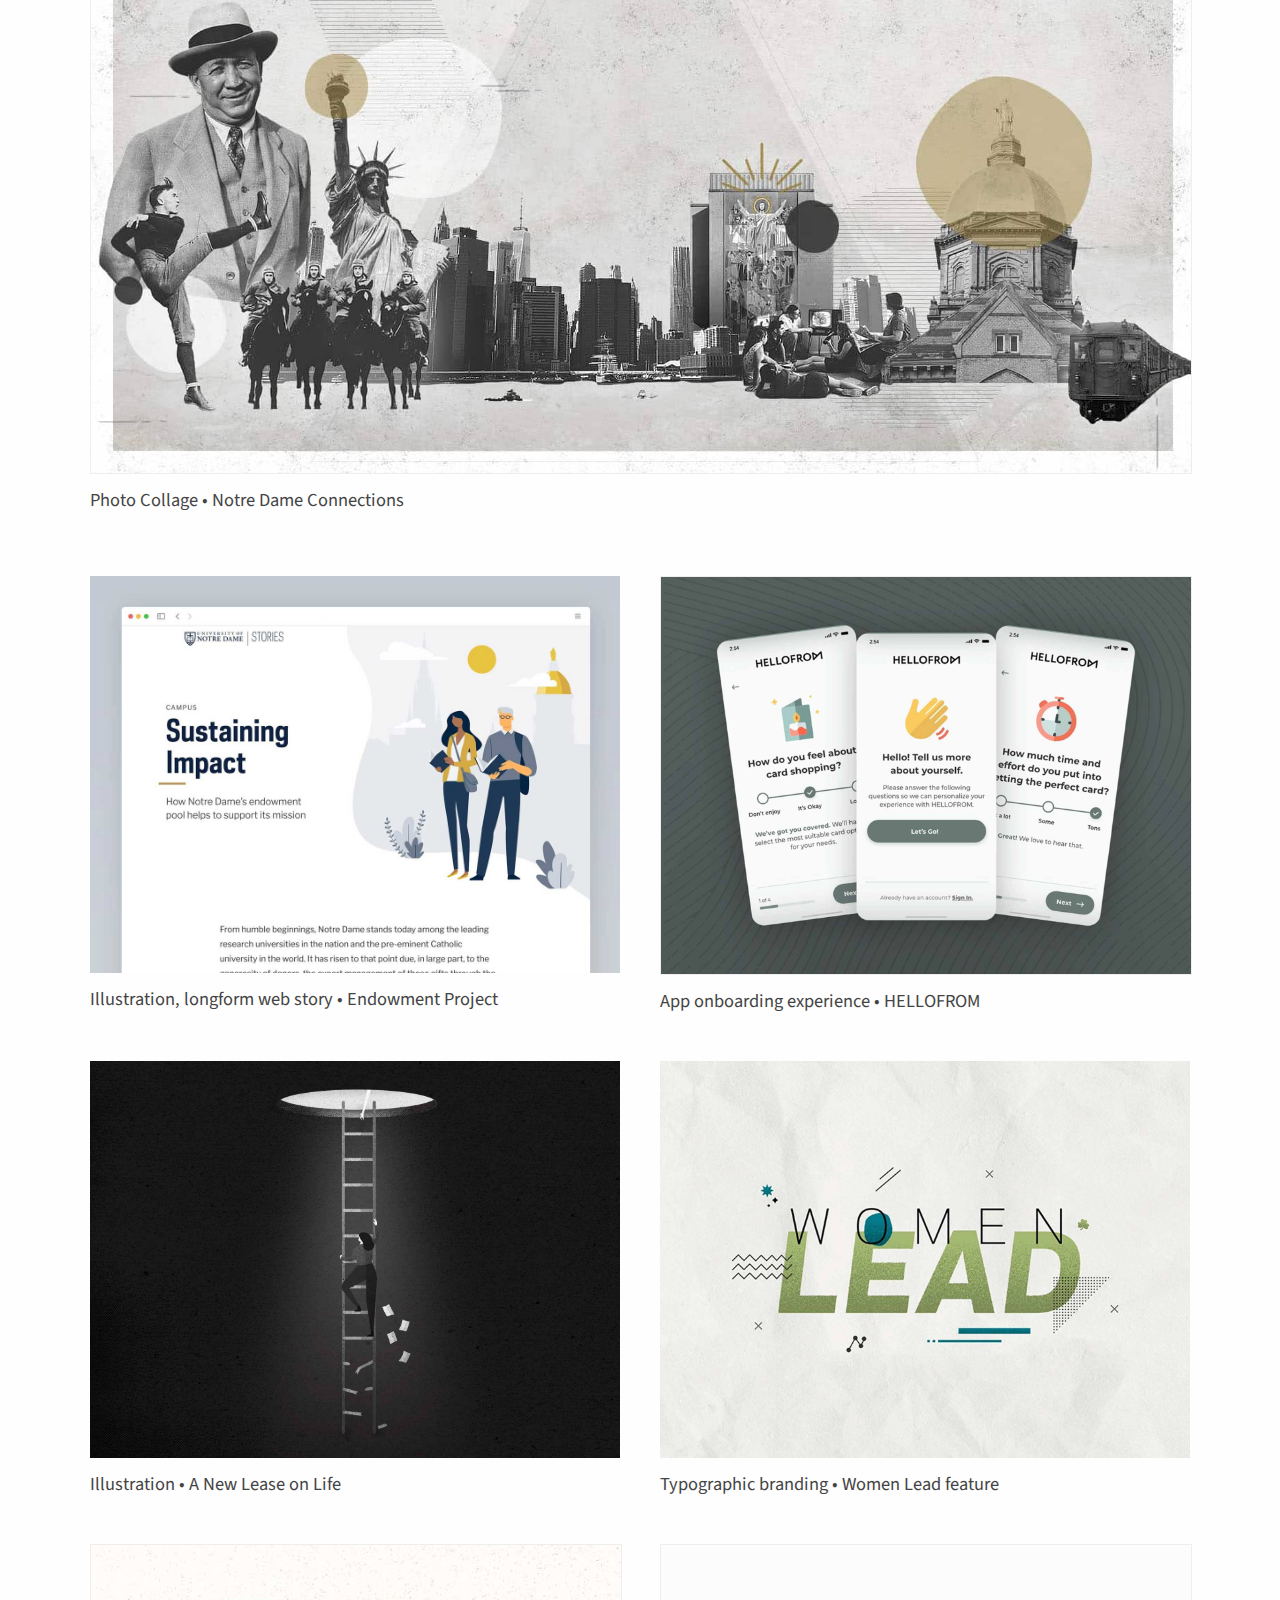
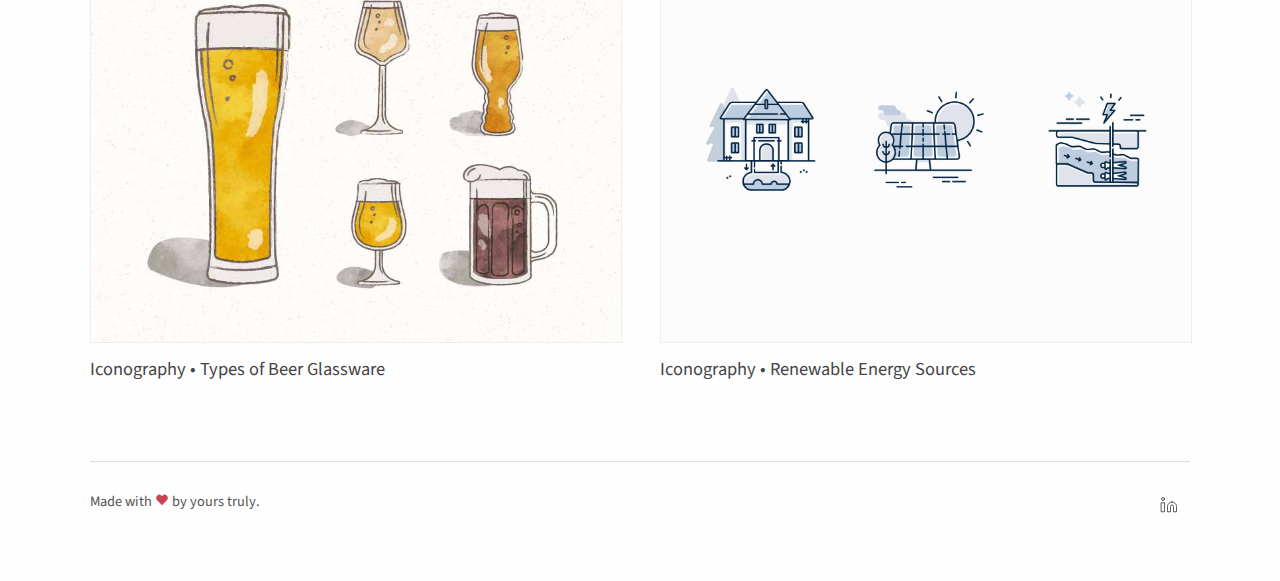
<file: work/creative-snapshots.html>
<html>
<head>
  <meta charset="utf-8">
  <meta name="author" content="Taylor Packet Johnson">
  <meta name="viewport" content="width=device-width, initial-scale=1">
  <title>Taylor Packet Johnson | Visual Designer</title>
  <meta property="og:title" content="Taylor Packet Johnson - UX/UI Designer">
  <meta property="og:description" name="description" content="Taylor Packet Johnson is a UX/UI Designer with a passion for crafting beautiful, human-centered digital experiences.">
  <meta name="application-name" content="Taylor Packet Johnson | UX/UI Designer">
  <meta property="og:site_name" content="Taylor Packet Johnson | UX/UI Designer">
  <link rel="canonical" href="https://www.taylorpacket.com">
  <meta name="twitter:card" content="summary">
  <meta name="twitter:site" content="@teapacket_">
  <meta name="twitter:creator" content="@teapacket_">
  <meta property="og:type" content="website">
  <meta property="og:url" content="https://www.taylorpacket.com">
  <meta property="og:image" content="https://www.taylorpacket.com/images/og-image.jpg">
  <meta property="og:locale" content="en_US">
  <link rel="shortcut icon" href="images/favicon.ico">
  <link rel="stylesheet" href="../page.css" />
  <link rel="preconnect" href="https://fonts.googleapis.com">
  <link rel="preconnect" href="https://fonts.gstatic.com" crossorigin>
  <link href="https://fonts.googleapis.com/css2?family=Alegreya:wght@500&family=Source+Sans+Pro:wght@200;400;700&display=swap" rel="stylesheet">   
  <script src="../script.js"></script>
</head>
    
  <body>
    <div class="wrapper">
      <div class="container">
        <nav role="navigation" class="navigation-items">
          <a href="/">Work</a>
          <a href="../about">About</a>
          <a class="btn" href="mailto:tpacket@gmail.com">
			 <svg aria-label="LinkedIn" height="18" viewBox="0 -960 960 960" width="18px" fill="#656565" style="vertical-align: text-bottom;"> <path d="M180.31-212q-27.01 0-45.66-18.66Q116-249.32 116-276.35v-407.62q0-27.03 18.65-45.53t45.66-18.5h599.38q27.01 0 45.66 18.66Q844-710.68 844-683.65v407.62q0 27.03-18.65 45.53T779.69-212H180.31ZM480-449.69 168-633.31v357q0 5.39 3.46 8.85t8.85 3.46h599.38q5.39 0 8.85-3.46t3.46-8.85v-357L480-449.69Zm0-67.31 305.85-179h-611.7L480-517ZM168-633.31V-696v419.69q0 5.39 3.46 8.85t8.85 3.46H168v-369.31Z" ></path> </svg>
			 Get in touch</a> 
        </nav>
        <div class="button sun" id="button" onclick="toggleDark();">
          <div class="icon">
            <svg xmlns="http://www.w3.org/2000/svg" viewBox="0 0 64 64" aria-labelledby="title" aria-describedby="desc" role="img" xmlns:xlink="http://www.w3.org/1999/xlink" width="30" height="30">
              <path d="M47.5 32.4a14 14 0 0 1-16.8 17.2" fill="none" stroke-miterlimit="10" stroke-width="2" stroke-linejoin="round" stroke-linecap="round"></path>
              <path d="M24.1 45.9a14 14 0 0 1 19.8-19.8M34 6v8M12 36H4m8-22l7 7" fill="none" stroke-miterlimit="10" stroke-width="2" stroke-linejoin="round" stroke-linecap="round"></path>
              <path fill="none" stroke-miterlimit="10" stroke-width="2" d="M55 15L13 57" stroke-linejoin="round" stroke-linecap="round"></path>
            </svg>
          </div>
        </div>
        <div class="section section-project_about">
          <div class="about-intro">
            <h1>Creative snapshots</h1>
            <p class="lede">A selection of illustrations, digital art, and web/UI projects I’ve worked on, ranging from professional and freelance work to personal projects. These quick snapshots capture little bursts of creativity that keep me inspired.</p>
          </div>
        </div>
        <div class="section col-2 stacked top">
          <div>
            <img src="../images/illustration-abstract.jpg" alt="Geometric green, blue, gold, and white shapes intertwined in each other.">
            <p>Illustration • Exploratory Geometric Shapes</p>
          </div>
          <div>
            <img src="../images/illustration-justice.jpg" alt="A graphical collage of Lady Justice layered on top of newspaper cuttings and other pieces of paper.">
            <p>Photo Collage • Lady of Justice</p>
          </div>
          <div>
            <img class="img-border" src="../images/illustration-hotel.gif" alt="A black and white illustration of a hotel. The street light next to the building is flickering.">
            <p>Animated Illustration • City Collection: Hotel</p>
          </div>
          <div>
            <img class="img-border" src="../images/illustration-truck.gif" alt="A black and white illustration of a tow truck towing a car. The hook on the truck is swaying back and forth.">
            <p>Animated Illustration • City Collection: Tow Truck</p>
          </div>
        </div>
        <div class="section section-project_img stacked" style="margin-bottom:3rem;">
          <img class="img-border" src="../images/illustration-alum.jpg" alt="A black and white photo collage of the University of Notre Dame campus featuring students and famous faces, and New York city.">
          <p>Photo Collage • Notre Dame Connections</p>
        </div>
        <div class="section col-2 stacked">
            <div>
            <img src="../images/sustaining-impact.jpg" alt="A website featuring a header illustration of two individuals in front of a campus building with a golden dome.">
            <p>Illustration, longform web story • Endowment Project</p>
          </div>
          <div>
            <img class="img-border" src="../images/project-hellofrom.jpg" alt="Three screenshots of a mobile web app displaying an onboarding process with illustrations, text, and buttons.">
            <p>App onboarding experience • HELLOFROM</p>
          </div>
          <div>
            <img src="../images/illustration-lease_on_life.jpg" alt="An illustration of a woman climbing up a ladder. An arm stretches through a hole towards the woman putting out a helping hand.">
            <p>Illustration • A New Lease on Life</p>
          </div>
          <div>
            <img src="../images/illustration-women_lead.jpg" alt="A stylized Women Lead wordmark.">
            <p>Typographic branding • Women Lead feature</p>
          </div>
          <div>
            <img class="img-border" src="../images/illustration-beer.jpg" alt="Different shaped beer glass icons with rough edges.">
            <p>Iconography • Types of Beer Glassware</p>
          </div>
          <div>
            <img class="img-border" src="../images/illustration-energy_icons.jpg" alt="Three blue themed icons of renewable energy icons.">
            <p>Iconography • Renewable Energy Sources</p>
          </div>
        </div>
        <footer>
	       <div class="copyright">
          <p>Made with <span aria-label="love" role="img"><svg xmlns="http://www.w3.org/2000/svg" width="14" height="14" viewBox="0 0 24 24" fill="#c74358"><path d="M20.42 4.58a5.4 5.4 0 0 0-7.65 0l-.77.78-.77-.78a5.4 5.4 0 0 0-7.65 0C1.46 6.7 1.33 10.28 4 13l8 8 8-8c2.67-2.72 2.54-6.3.42-8.42z"></path></svg></span> by yours truly.</p>
	       </div>
	      <div class="social-links">
          <a aria-label="LinkedIn" href="https://www.linkedin.com/in/taylor-packet-johnson-446b0335/"><svg xmlns="http://www.w3.org/2000/svg" width="18" height="18" viewBox="0 0 24 24" fill="none" stroke="currentColor" stroke-width="1" stroke-linecap="round" stroke-linejoin="round"><path d="M16 8a6 6 0 0 1 6 6v7h-4v-7a2 2 0 0 0-2-2 2 2 0 0 0-2 2v7h-4v-7a6 6 0 0 1 6-6z"></path><rect x="2" y="9" width="4" height="12"></rect><circle cx="4" cy="4" r="2"></circle></svg></a>
        </div>
      </footer>
      </div>
    </div>
  </body>
</html>
</file>
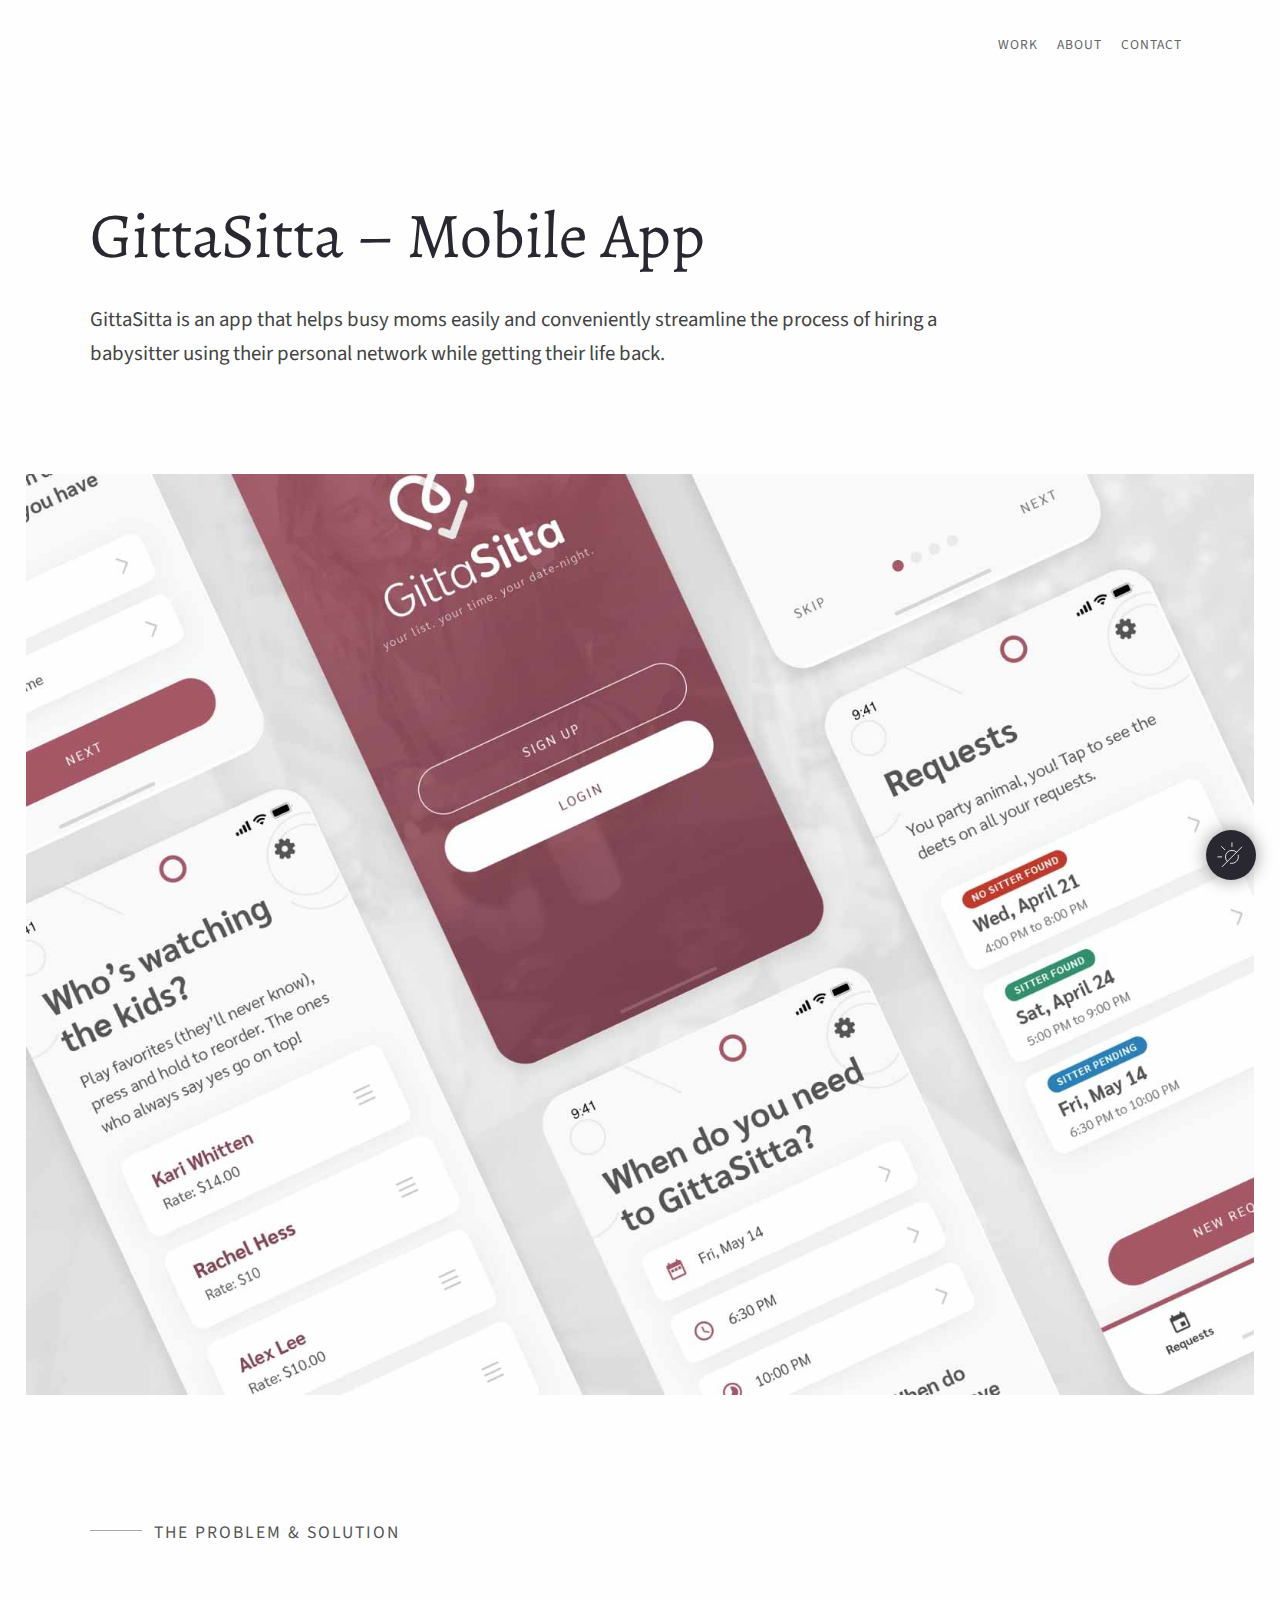
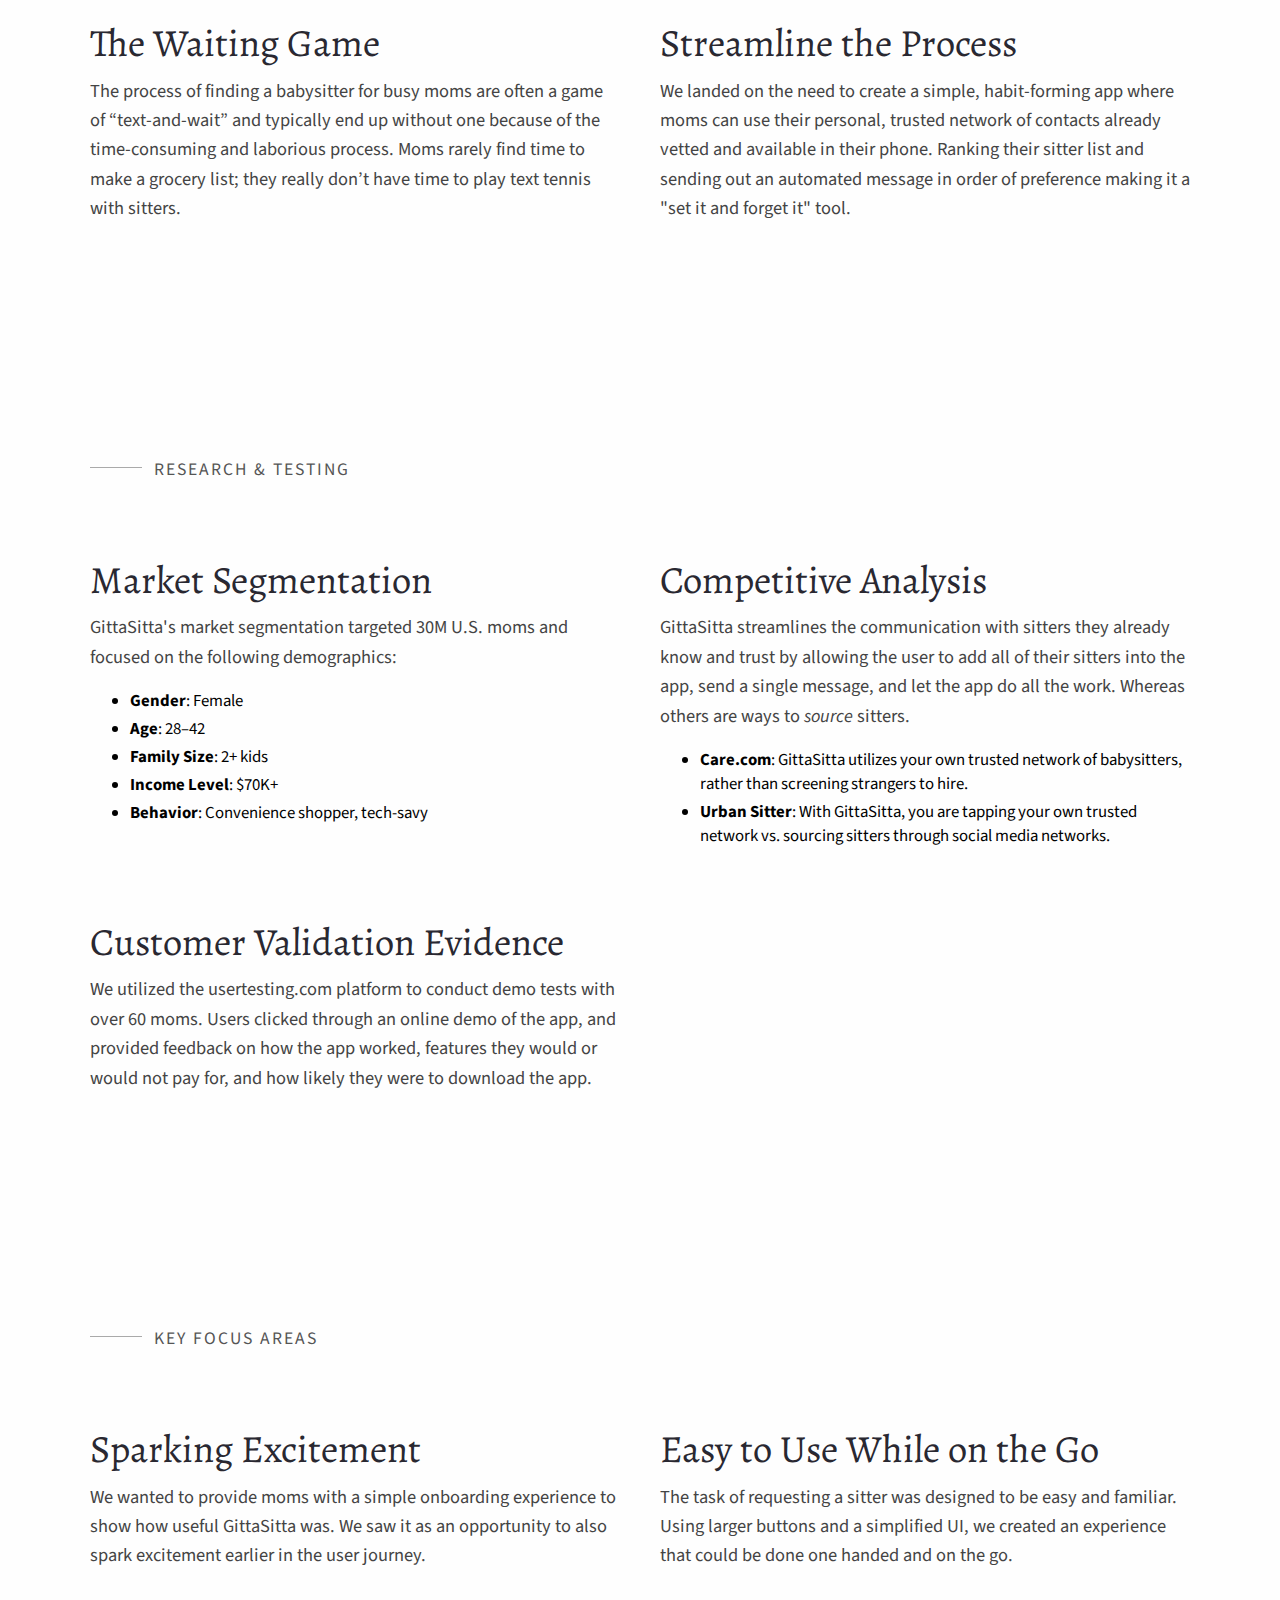
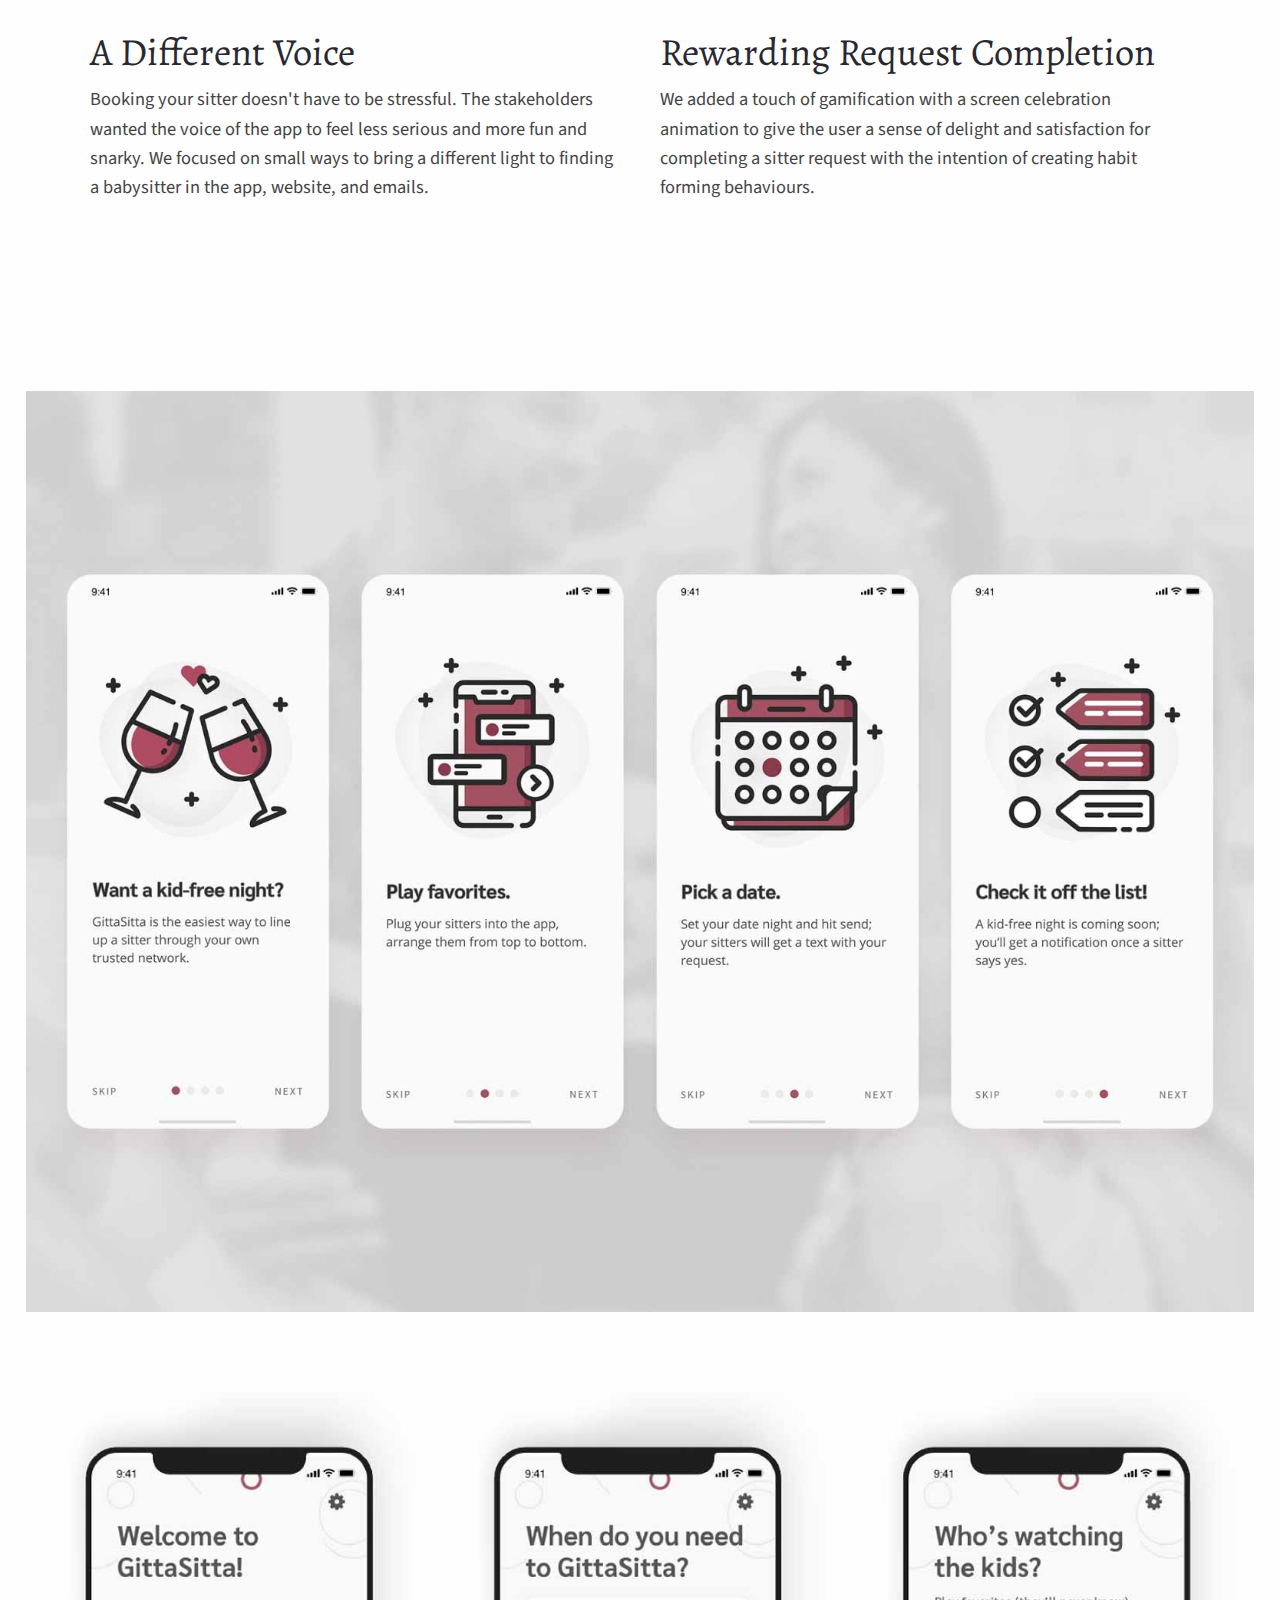
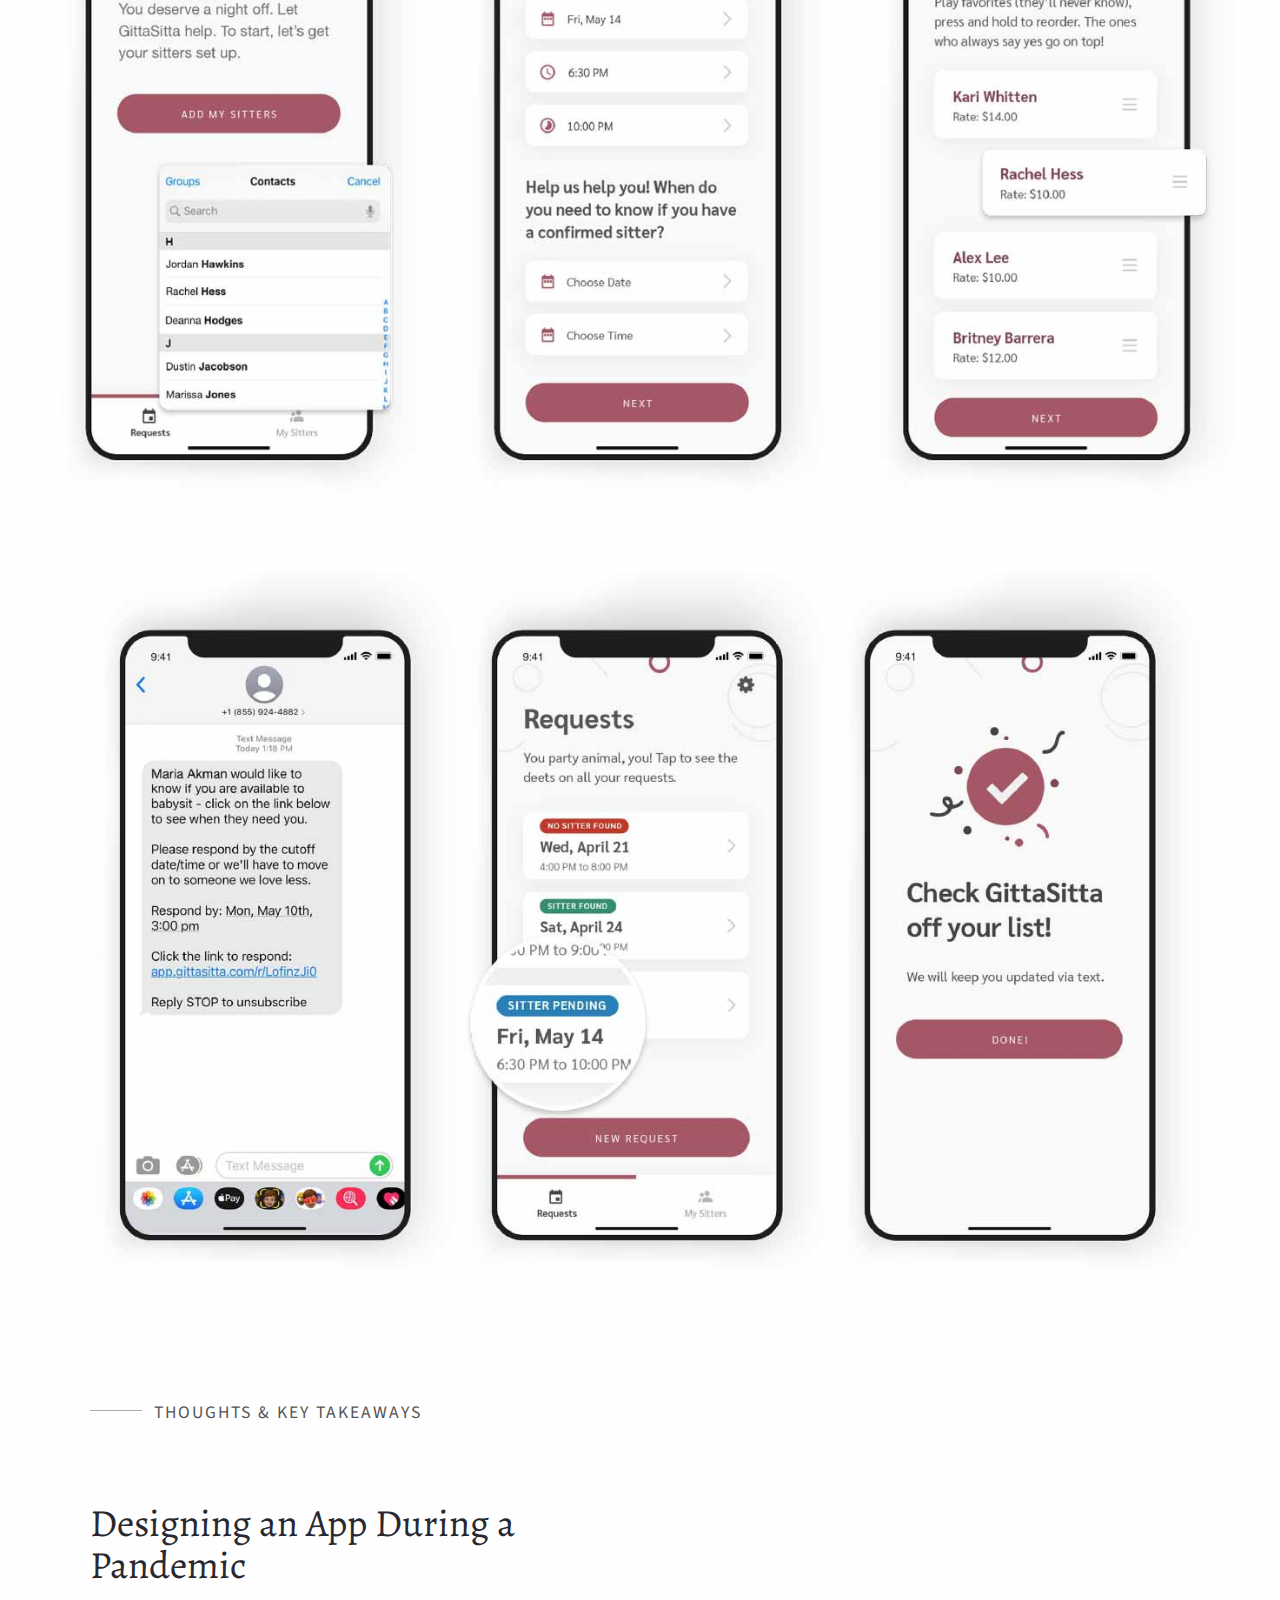
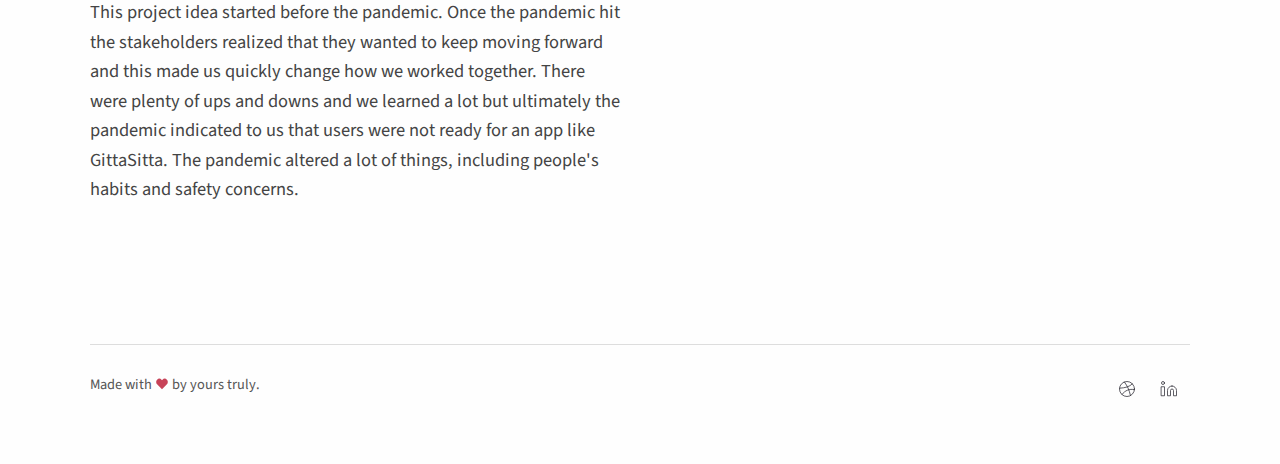
<file: work/gittasitta.html>
<html>
  <head>
    <meta charset="utf-8">
    <meta name="author" content="Taylor Packet Johnson">
    <meta name="viewport" content="width=device-width, initial-scale=1">
    <title>Taylor Packet Johnson | Visual Designer</title>
    <meta property="og:title" content="Taylor Packet Johnson - UX/UI Designer">
    <meta property="og:description" name="description" content="Taylor Packet Johnson is a UX/UI Designer with a passion for crafting beautiful, human-centered digital experiences.">
    <meta name="application-name" content="Taylor Packet Johnson | UX/UI Designer">
    <meta property="og:site_name" content="Taylor Packet Johnson | UX/UI Designer">
    <link rel="canonical" href="https://www.taylorpacket.com">
    <meta name="twitter:card" content="summary">
    <meta name="twitter:site" content="@teapacket_">
    <meta name="twitter:creator" content="@teapacket_">
    <meta property="og:type" content="website">
    <meta property="og:url" content="https://www.taylorpacket.com">
    <meta property="og:image" content="https://www.taylorpacket.com/images/og-image.jpg">
    <meta property="og:locale" content="en_US">
    <link rel="shortcut icon" href="images/favicon.ico">
    <link rel="stylesheet" href="../page.css" />
    <link rel="preconnect" href="https://fonts.googleapis.com">
    <link rel="preconnect" href="https://fonts.gstatic.com" crossorigin>
    <link href="https://fonts.googleapis.com/css2?family=Alegreya:wght@500&family=Source+Sans+Pro:wght@200;400;700&display=swap" rel="stylesheet">
    <script src="../script.js"></script>
  </head>
  <body>
    <div class="wrapper">
      <div class="container">
        <nav role="navigation" class="navigation-items">
          <a href="/">Work</a>
          <a href="../about">About</a>
          <a href="mailto:tpacket@gmail.com">Contact</a>
        </nav>
        <div class="button sun" id="button" onclick="toggleDark();">
          <div class="icon">
            <svg xmlns="http://www.w3.org/2000/svg" viewBox="0 0 64 64" aria-labelledby="title" aria-describedby="desc" role="img" xmlns:xlink="http://www.w3.org/1999/xlink" width="30" height="30">
              <path d="M47.5 32.4a14 14 0 0 1-16.8 17.2" fill="none" stroke-miterlimit="10" stroke-width="2" stroke-linejoin="round" stroke-linecap="round"></path>
              <path d="M24.1 45.9a14 14 0 0 1 19.8-19.8M34 6v8M12 36H4m8-22l7 7" fill="none" stroke-miterlimit="10" stroke-width="2" stroke-linejoin="round" stroke-linecap="round"></path>
              <path fill="none" stroke-miterlimit="10" stroke-width="2" d="M55 15L13 57" stroke-linejoin="round" stroke-linecap="round"></path>
            </svg>
          </div>
        </div>
        <div class="section section-project_about">
          <div class="about-intro">
            <h1>GittaSitta – Mobile App</h1>
            <p class="lede">GittaSitta is an app that helps busy moms easily and conveniently streamline the process of hiring a babysitter using their personal network while getting their life back.</p>
          </div>
        </div>
        <div class="section section-project_img">
          <img src="../images/project-gitta.jpg" alt="An assortment of screenshots of a mobile app displaying different screens.">
        </div>
        <div class="section col-2">
          <h2 class="section-header">
            <span>The Problem & Solution</span>
          </h2>
          <div>
            <h2>The Waiting Game</h2>
            <p>The process of finding a babysitter for busy moms are often a game of “text-and-wait” and typically end up without one because of the time-consuming and laborious process. Moms rarely find time to make a grocery list; they really don’t have time to play text tennis with sitters. </p>
          </div>
          <div>
            <h2>Streamline the Process</h2>
            <p>We landed on the need to create a simple, habit-forming app where moms can use their personal, trusted network of contacts already vetted and available in their phone. Ranking their sitter list and sending out an automated message in order of preference making it a "set it and forget it" tool.</p>
          </div>
        </div>
          
          
          <div class="section col-2">
          <h2 class="section-header">
            <span>Research & Testing</span>
          </h2>
          <div>
            <h2>Market Segmentation</h2>
            <p>GittaSitta's market segmentation targeted 30M U.S. moms and focused on the following demographics:</p>
            <ul>
              <li>
                <strong>Gender</strong>: Female
              </li>
              <li>
                <strong>Age</strong>: 28&ndash;42
              </li>
              <li>
                <strong>Family Size</strong>: 2+ kids
              </li>
              <li>
                <strong>Income Level</strong>: $70K+
              </li>
                <li>
                <strong>Behavior</strong>: Convenience shopper, tech-savy
              </li>
            </ul>
          </div>
        <div>
            <h2>Competitive Analysis</h2>
            <p>GittaSitta streamlines the communication with sitters they already know and trust by allowing the user to add all of their sitters into the app, send a single message, and let the app do all the work. Whereas others are ways to <em>source</em> sitters.
            </p>
            <ul><li><strong>Care.com</strong>: GittaSitta utilizes your own trusted network of babysitters, rather than screening strangers to hire.</li>
            <li><strong>Urban Sitter</strong>: With GittaSitta, you are tapping your own trusted network vs. sourcing sitters through social media networks.</li></ul>
          </div>
          <div>
            <h2>Customer Validation Evidence</h2>
            <p>We utilized the usertesting.com platform to conduct demo tests with over 60 moms. Users clicked through an online demo of the app, and provided feedback on how the app worked, features they would or would not pay for, and how likely they were to download the app.</p>
          </div>
        </div>
          
          
        <div class="section col-2">
          <h2 class="section-header">
            <span>Key Focus Areas</span>
          </h2>
          <div>
            <h2>Sparking Excitement</h2>
            <p>We wanted to provide moms with a simple onboarding experience to show how useful GittaSitta was. We saw it as an opportunity to also spark excitement earlier in the user journey. </p>
          </div>
          <div>
            <h2>Easy to Use While on the Go</h2>
            <p>The task of requesting a sitter was designed to be easy and familiar. Using larger buttons and a simplified UI, we created an experience that could be done one handed and on the go. </p>
          </div>
          <div>
            <h2>A Different Voice</h2>
            <p>Booking your sitter doesn't have to be stressful. The stakeholders wanted the voice of the app to feel less serious and more fun and snarky. We focused on small ways to bring a different light to finding a babysitter in the app, website, and emails.</p>
          </div>
          <div>
            <h2>Rewarding Request Completion</h2>
            <p>We added a touch of gamification with a screen celebration animation to give the user a sense of delight and satisfaction for completing a sitter request with the intention of creating habit forming behaviours.</p>
          </div>
        </div>
          
          <div class="section section-project_img">
          <img src="../images/gittasitta-onboarding.jpg" alt="An assortment of screenshots of a mobile app displaying different onboarding screens.">
        </div>
          
        <div class="section section-project_img">
          <img src="../images/gittasitta-screen01.jpg" alt="Three screenshots of a mobile app displaying different screens to schedule a babysitter. First screen welcomes users with a button to add a sitter which directly brings up phone contacts. Second screen asks when a user needs a sitter offering options to customize date, time, and hear back date. The final third screen offers the user to organize each sitter.">
        </div>
          
        <div class="section section-project_img">
          <img src="../images/gittasitta-screen02.jpg" alt="The screenshots of a mobile app displaying different screens to schedule a babysitter. The first screen is a text message to one of the sitters. Second screen shows pending and found sitters, and the third screen celebrates with a check mark graphic showing you've completed the task.">
        </div>
          
          
        <div class="section col-2">
        <h2 class="section-header"><span>Thoughts & Key Takeaways</span></h2>

        <div><h2>Designing an App During a Pandemic</h2>
            <p>This project idea started before the pandemic. Once the pandemic hit the stakeholders realized that they wanted to keep moving forward and this made us quickly change how we worked together. There were plenty of ups and downs and we learned a lot but ultimately the pandemic indicated to us that users were not ready for an app like GittaSitta. The pandemic altered a lot of things, including people's habits and safety concerns.</p></div>
            
        </div>
        
        <footer>
          <div class="copyright">
            <p>Made with <span aria-label="love" role="img">
                <svg xmlns="http://www.w3.org/2000/svg" width="14" height="14" viewBox="0 0 24 24" fill="#c74358">
                  <path d="M20.42 4.58a5.4 5.4 0 0 0-7.65 0l-.77.78-.77-.78a5.4 5.4 0 0 0-7.65 0C1.46 6.7 1.33 10.28 4 13l8 8 8-8c2.67-2.72 2.54-6.3.42-8.42z"></path>
                </svg>
              </span> by yours truly. </p>
          </div>
          <div class="social-links">
            <a aria-label="Dribbble" href="https://dribbble.com/tpacket">
              <svg xmlns="http://www.w3.org/2000/svg" width="18" height="18" viewBox="0 0 24 24" fill="none" stroke="currentColor" stroke-width="1" stroke-linecap="round" stroke-linejoin="round">
                <circle cx="12" cy="12" r="10"></circle>
                <path d="M19.13 5.09C15.22 9.14 10 10.44 2.25 10.94"></path>
                <path d="M21.75 12.84c-6.62-1.41-12.14 1-16.38 6.32"></path>
                <path d="M8.56 2.75c4.37 6 6 9.42 8 17.72"></path>
              </svg>
            </a>
            <a aria-label="LinkedIn" href="https://www.linkedin.com/in/taylor-packet-446b0335">
              <svg xmlns="http://www.w3.org/2000/svg" width="18" height="18" viewBox="0 0 24 24" fill="none" stroke="currentColor" stroke-width="1" stroke-linecap="round" stroke-linejoin="round">
                <path d="M16 8a6 6 0 0 1 6 6v7h-4v-7a2 2 0 0 0-2-2 2 2 0 0 0-2 2v7h-4v-7a6 6 0 0 1 6-6z"></path>
                <rect x="2" y="9" width="4" height="12"></rect>
                <circle cx="4" cy="4" r="2"></circle>
              </svg>
            </a>
          </div>
        </footer>
      </div>
    </div>
  </body>
</html>
</file>
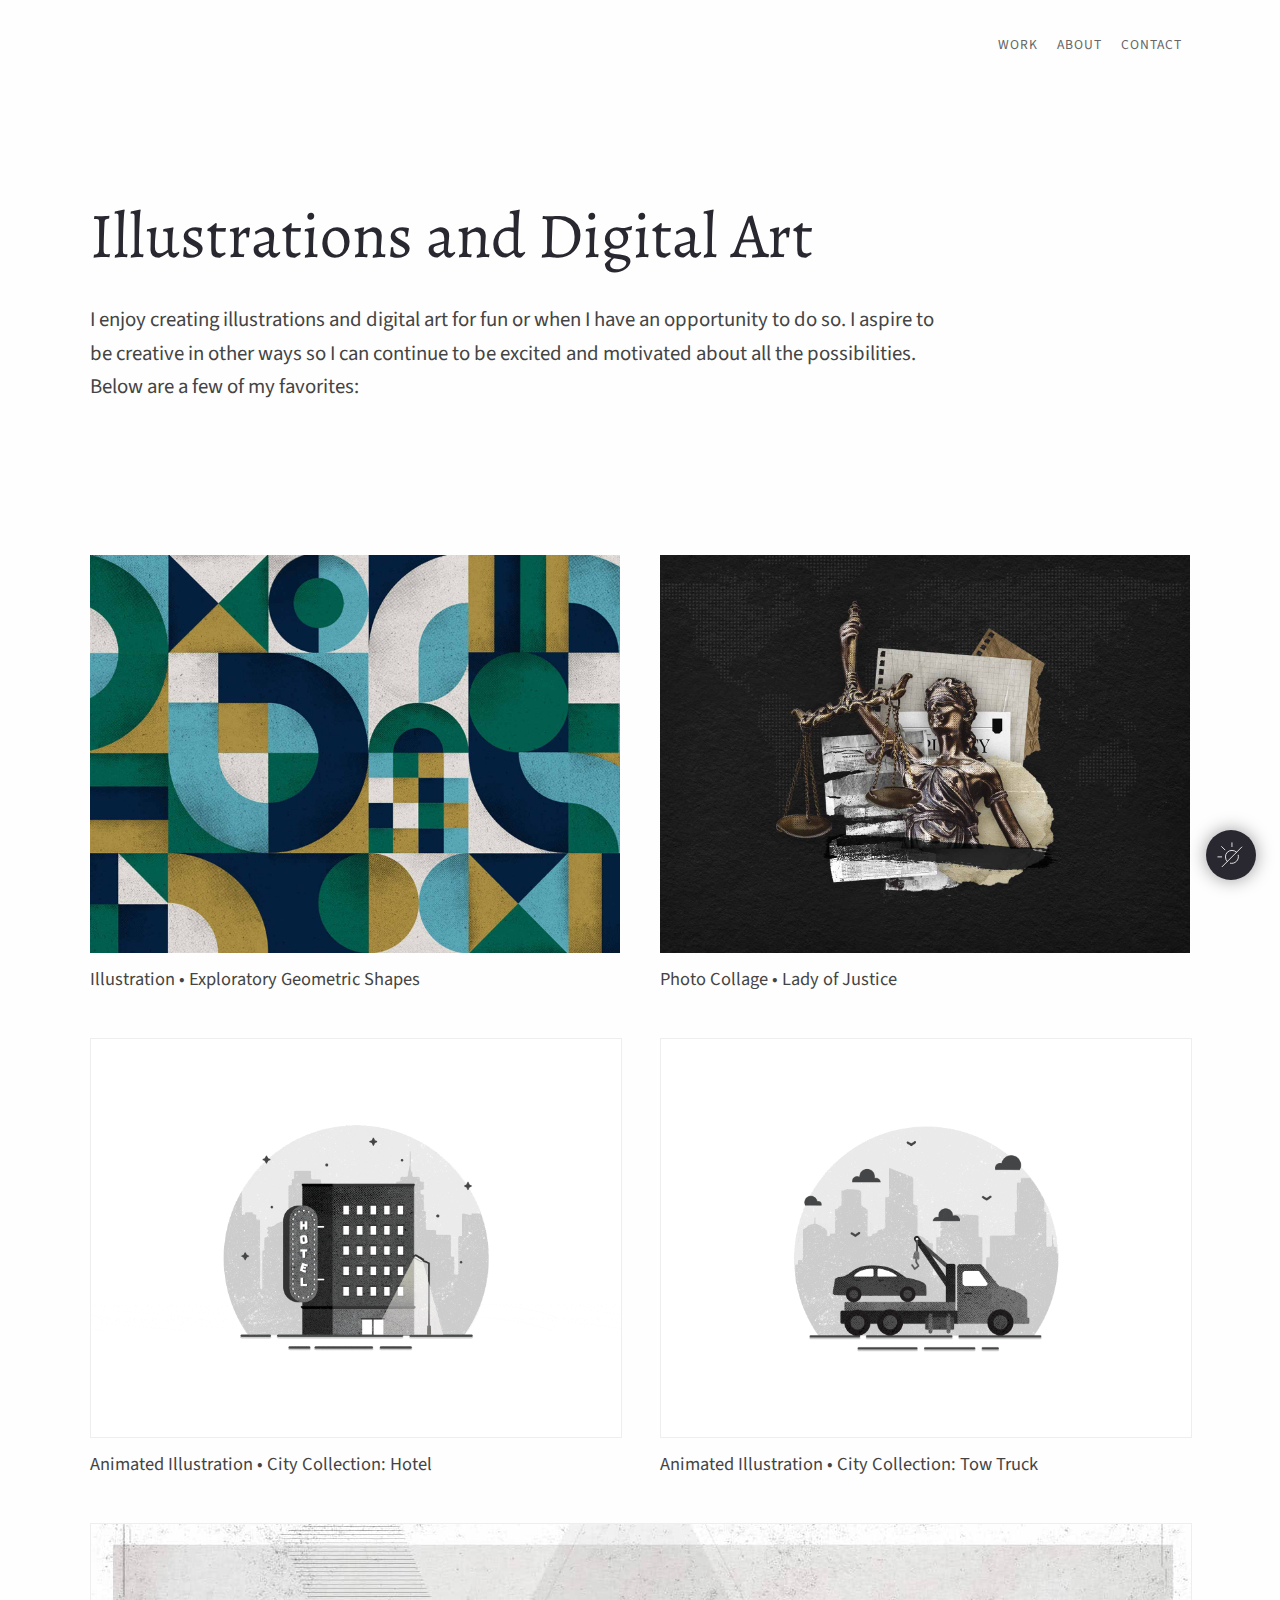
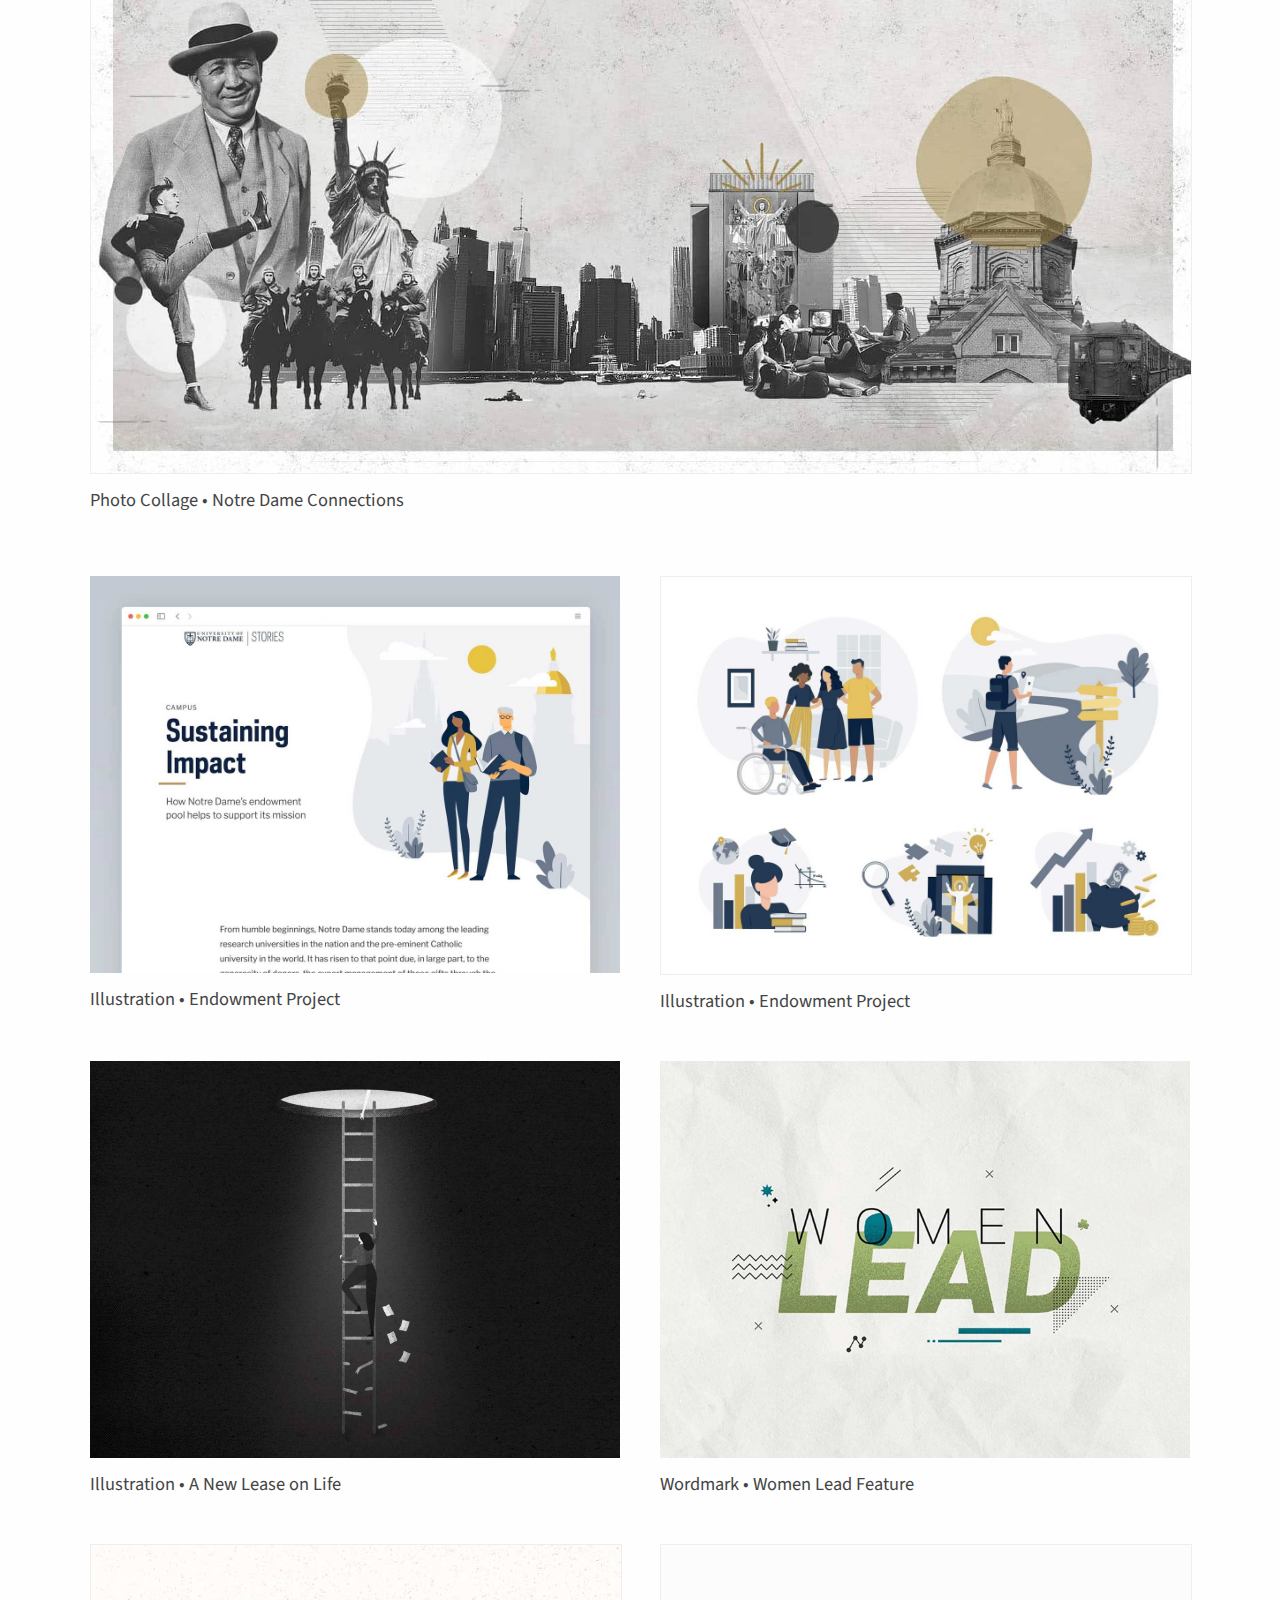
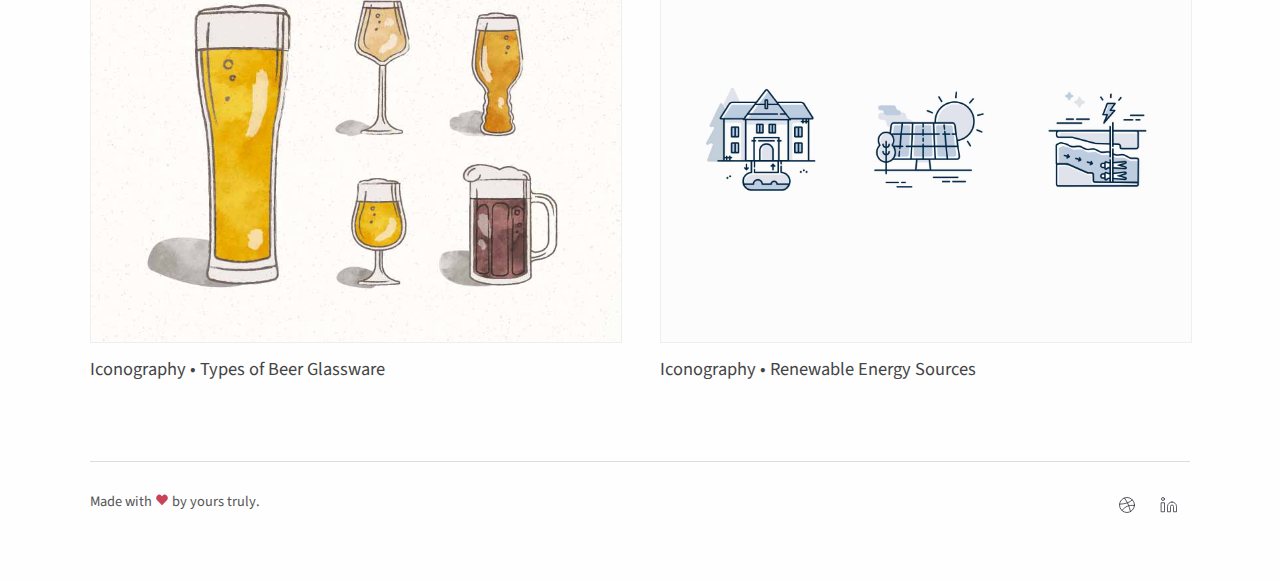
<file: work/illustrations.html>
<html>
<head>
  <meta charset="utf-8">
  <meta name="author" content="Taylor Packet Johnson">
  <meta name="viewport" content="width=device-width, initial-scale=1">
  <title>Taylor Packet Johnson | Visual Designer</title>
  <meta property="og:title" content="Taylor Packet Johnson - UX/UI Designer">
  <meta property="og:description" name="description" content="Taylor Packet Johnson is a UX/UI Designer with a passion for crafting beautiful, human-centered digital experiences.">
  <meta name="application-name" content="Taylor Packet Johnson | UX/UI Designer">
  <meta property="og:site_name" content="Taylor Packet Johnson | UX/UI Designer">
  <link rel="canonical" href="https://www.taylorpacket.com">
  <meta name="twitter:card" content="summary">
  <meta name="twitter:site" content="@teapacket_">
  <meta name="twitter:creator" content="@teapacket_">
  <meta property="og:type" content="website">
  <meta property="og:url" content="https://www.taylorpacket.com">
  <meta property="og:image" content="https://www.taylorpacket.com/images/og-image.jpg">
  <meta property="og:locale" content="en_US">
  <link rel="shortcut icon" href="images/favicon.ico">
  <link rel="stylesheet" href="../page.css" />
  <link rel="preconnect" href="https://fonts.googleapis.com">
  <link rel="preconnect" href="https://fonts.gstatic.com" crossorigin>
  <link href="https://fonts.googleapis.com/css2?family=Alegreya:wght@500&family=Source+Sans+Pro:wght@200;400;700&display=swap" rel="stylesheet">   
  <script src="../script.js"></script>
</head>
    
  <body>
    <div class="wrapper">
      <div class="container">
        <nav role="navigation" class="navigation-items">
          <a href="/">Work</a>
          <a href="../about">About</a>
          <a href="mailto:tpacket@gmail.com">Contact</a>
        </nav>
        <div class="button sun" id="button" onclick="toggleDark();">
          <div class="icon">
            <svg xmlns="http://www.w3.org/2000/svg" viewBox="0 0 64 64" aria-labelledby="title" aria-describedby="desc" role="img" xmlns:xlink="http://www.w3.org/1999/xlink" width="30" height="30">
              <path d="M47.5 32.4a14 14 0 0 1-16.8 17.2" fill="none" stroke-miterlimit="10" stroke-width="2" stroke-linejoin="round" stroke-linecap="round"></path>
              <path d="M24.1 45.9a14 14 0 0 1 19.8-19.8M34 6v8M12 36H4m8-22l7 7" fill="none" stroke-miterlimit="10" stroke-width="2" stroke-linejoin="round" stroke-linecap="round"></path>
              <path fill="none" stroke-miterlimit="10" stroke-width="2" d="M55 15L13 57" stroke-linejoin="round" stroke-linecap="round"></path>
            </svg>
          </div>
        </div>
        <div class="section section-project_about">
          <div class="about-intro">
            <h1>Illustrations and Digital Art</h1>
            <p class="lede">I enjoy creating illustrations and digital art for fun or when I have an opportunity to do so. I aspire to be creative in other ways so I can continue to be excited and motivated about all the possibilities. Below are a few of my favorites:</p>
          </div>
        </div>
        <div class="section col-2 stacked top">
          <div>
            <img src="../images/illustration-abstract.jpg" alt="Geometric green, blue, gold, and white shapes intertwined in each other.">
            <p>Illustration • Exploratory Geometric Shapes</p>
          </div>
          <div>
            <img src="../images/illustration-justice.jpg" alt="A graphical collage of Lady Justice layered on top of newspaper cuttings and other pieces of paper.">
            <p>Photo Collage • Lady of Justice</p>
          </div>
          <div>
            <img class="img-border" src="../images/illustration-hotel.gif" alt="A black and white illustration of a hotel. The street light next to the building is flickering.">
            <p>Animated Illustration • City Collection: Hotel</p>
          </div>
          <div>
            <img class="img-border" src="../images/illustration-truck.gif" alt="A black and white illustration of a tow truck towing a car. The hook on the truck is swaying back and forth.">
            <p>Animated Illustration • City Collection: Tow Truck</p>
          </div>
        </div>
        <div class="section section-project_img stacked" style="margin-bottom:3rem;">
          <img class="img-border" src="../images/illustration-alum.jpg" alt="A black and white photo collage of the University of Notre Dame campus featuring students and famous faces, and New York city.">
          <p>Photo Collage • Notre Dame Connections</p>
        </div>
        <div class="section col-2 stacked">
            <div>
            <img src="../images/sustaining-impact.jpg" alt="A website featuring a header illustration of two individuals in front of a campus building with a golden dome.">
            <p>Illustration • Endowment Project</p>
          </div>
          <div>
            <img class="img-border" src="../images/sustaining-impact-2.jpg" alt="Multiple illustrations of individuals.">
            <p>Illustration • Endowment Project</p>
          </div>
          <div>
            <img src="../images/illustration-lease_on_life.jpg" alt="An illustration of a woman climbing up a ladder. An arm stretches through a hole towards the woman putting out a helping hand.">
            <p>Illustration • A New Lease on Life</p>
          </div>
          <div>
            <img src="../images/illustration-women_lead.jpg" alt="A stylized Women Lead wordmark.">
            <p>Wordmark • Women Lead Feature</p>
          </div>
          <div>
            <img class="img-border" src="../images/illustration-beer.jpg" alt="Different shaped beer glass icons with rough edges.">
            <p>Iconography • Types of Beer Glassware</p>
          </div>
          <div>
            <img class="img-border" src="../images/illustration-energy_icons.jpg" alt="Three blue themed icons of renewable energy icons.">
            <p>Iconography • Renewable Energy Sources</p>
          </div>
        </div>
        <footer>
          <div class="copyright">
            <p>Made with <span aria-label="love" role="img">
                <svg xmlns="http://www.w3.org/2000/svg" width="14" height="14" viewBox="0 0 24 24" fill="#c74358">
                  <path d="M20.42 4.58a5.4 5.4 0 0 0-7.65 0l-.77.78-.77-.78a5.4 5.4 0 0 0-7.65 0C1.46 6.7 1.33 10.28 4 13l8 8 8-8c2.67-2.72 2.54-6.3.42-8.42z"></path>
                </svg>
              </span> by yours truly. </p>
          </div>
          <div class="social-links">
            <a aria-label="Dribbble" href="https://dribbble.com/tpacket">
              <svg xmlns="http://www.w3.org/2000/svg" width="18" height="18" viewBox="0 0 24 24" fill="none" stroke="currentColor" stroke-width="1" stroke-linecap="round" stroke-linejoin="round">
                <circle cx="12" cy="12" r="10"></circle>
                <path d="M19.13 5.09C15.22 9.14 10 10.44 2.25 10.94"></path>
                <path d="M21.75 12.84c-6.62-1.41-12.14 1-16.38 6.32"></path>
                <path d="M8.56 2.75c4.37 6 6 9.42 8 17.72"></path>
              </svg>
            </a>
            <a aria-label="LinkedIn" href="hhttps://www.linkedin.com/in/taylor-packet-johnson-446b0335/">
              <svg xmlns="http://www.w3.org/2000/svg" width="18" height="18" viewBox="0 0 24 24" fill="none" stroke="currentColor" stroke-width="1" stroke-linecap="round" stroke-linejoin="round">
                <path d="M16 8a6 6 0 0 1 6 6v7h-4v-7a2 2 0 0 0-2-2 2 2 0 0 0-2 2v7h-4v-7a6 6 0 0 1 6-6z"></path>
                <rect x="2" y="9" width="4" height="12"></rect>
                <circle cx="4" cy="4" r="2"></circle>
              </svg>
            </a>
          </div>
        </footer>
      </div>
    </div>
  </body>
</html>
</file>
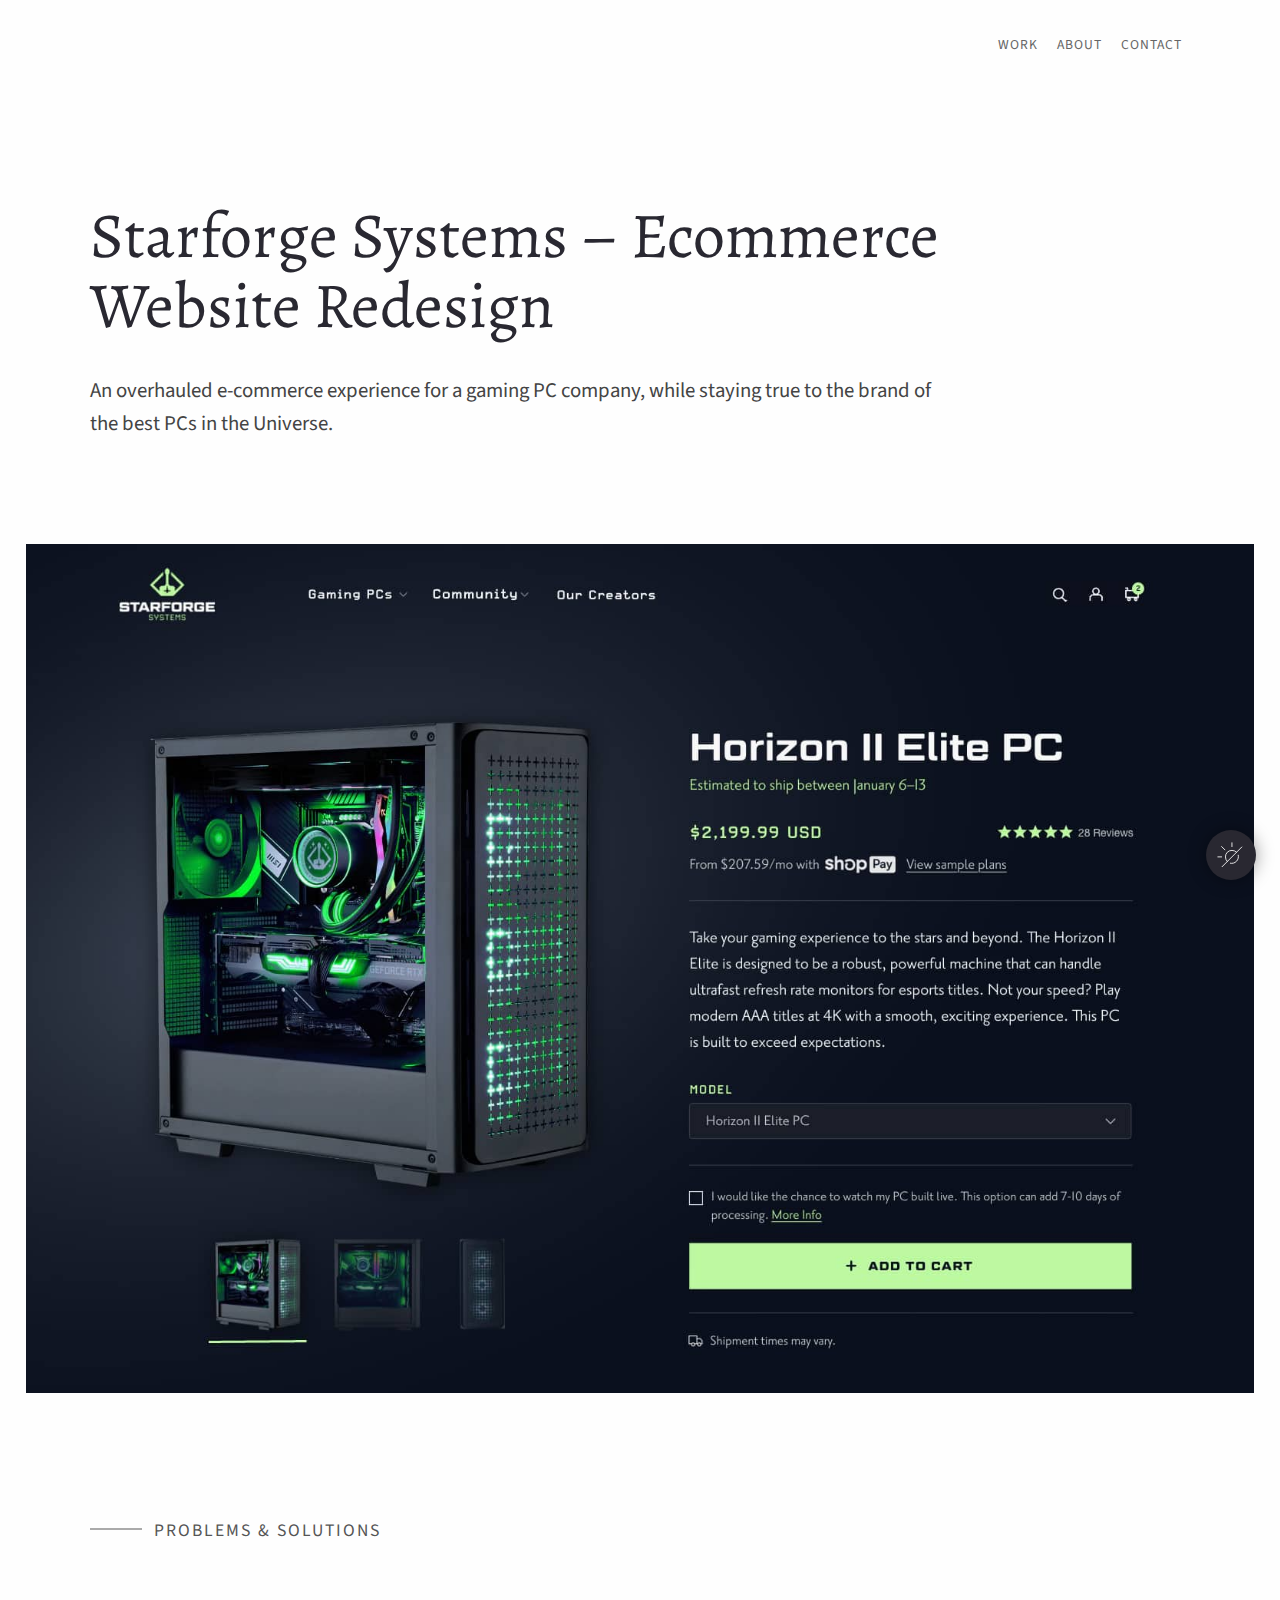
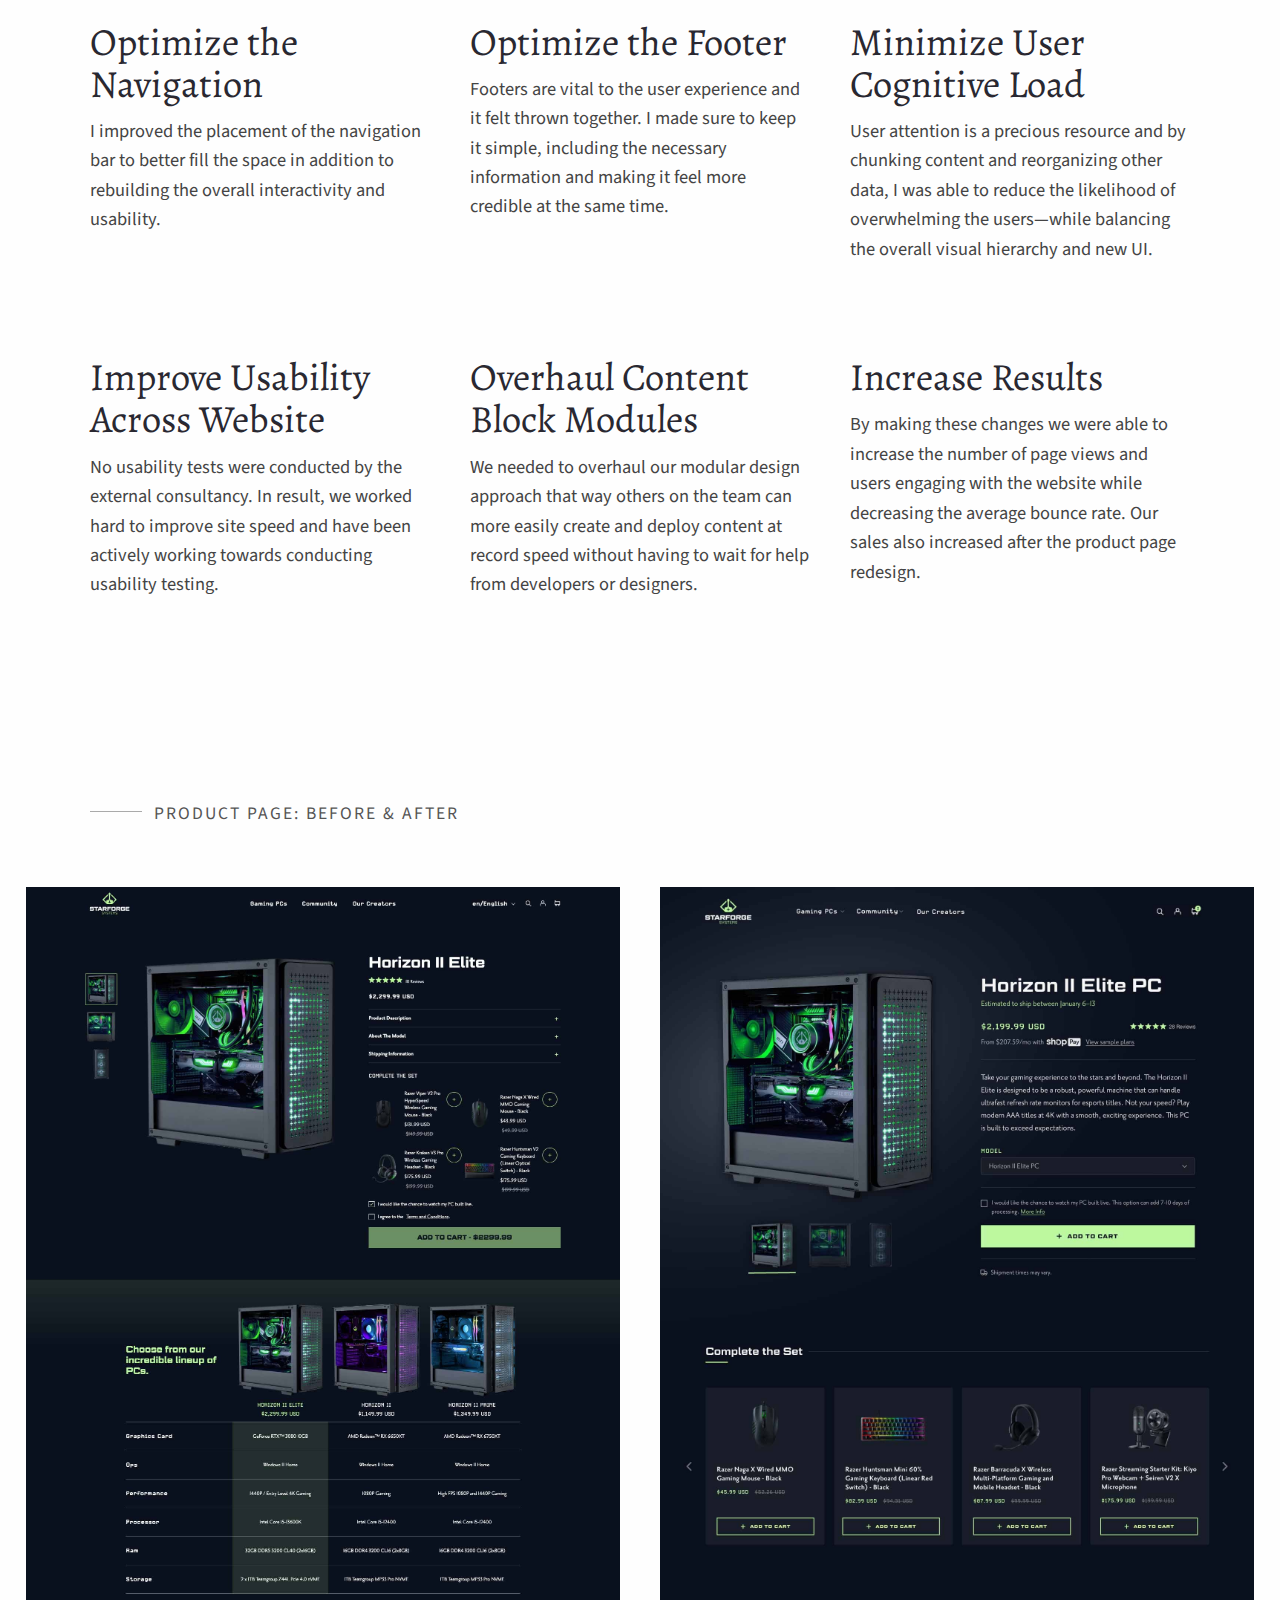
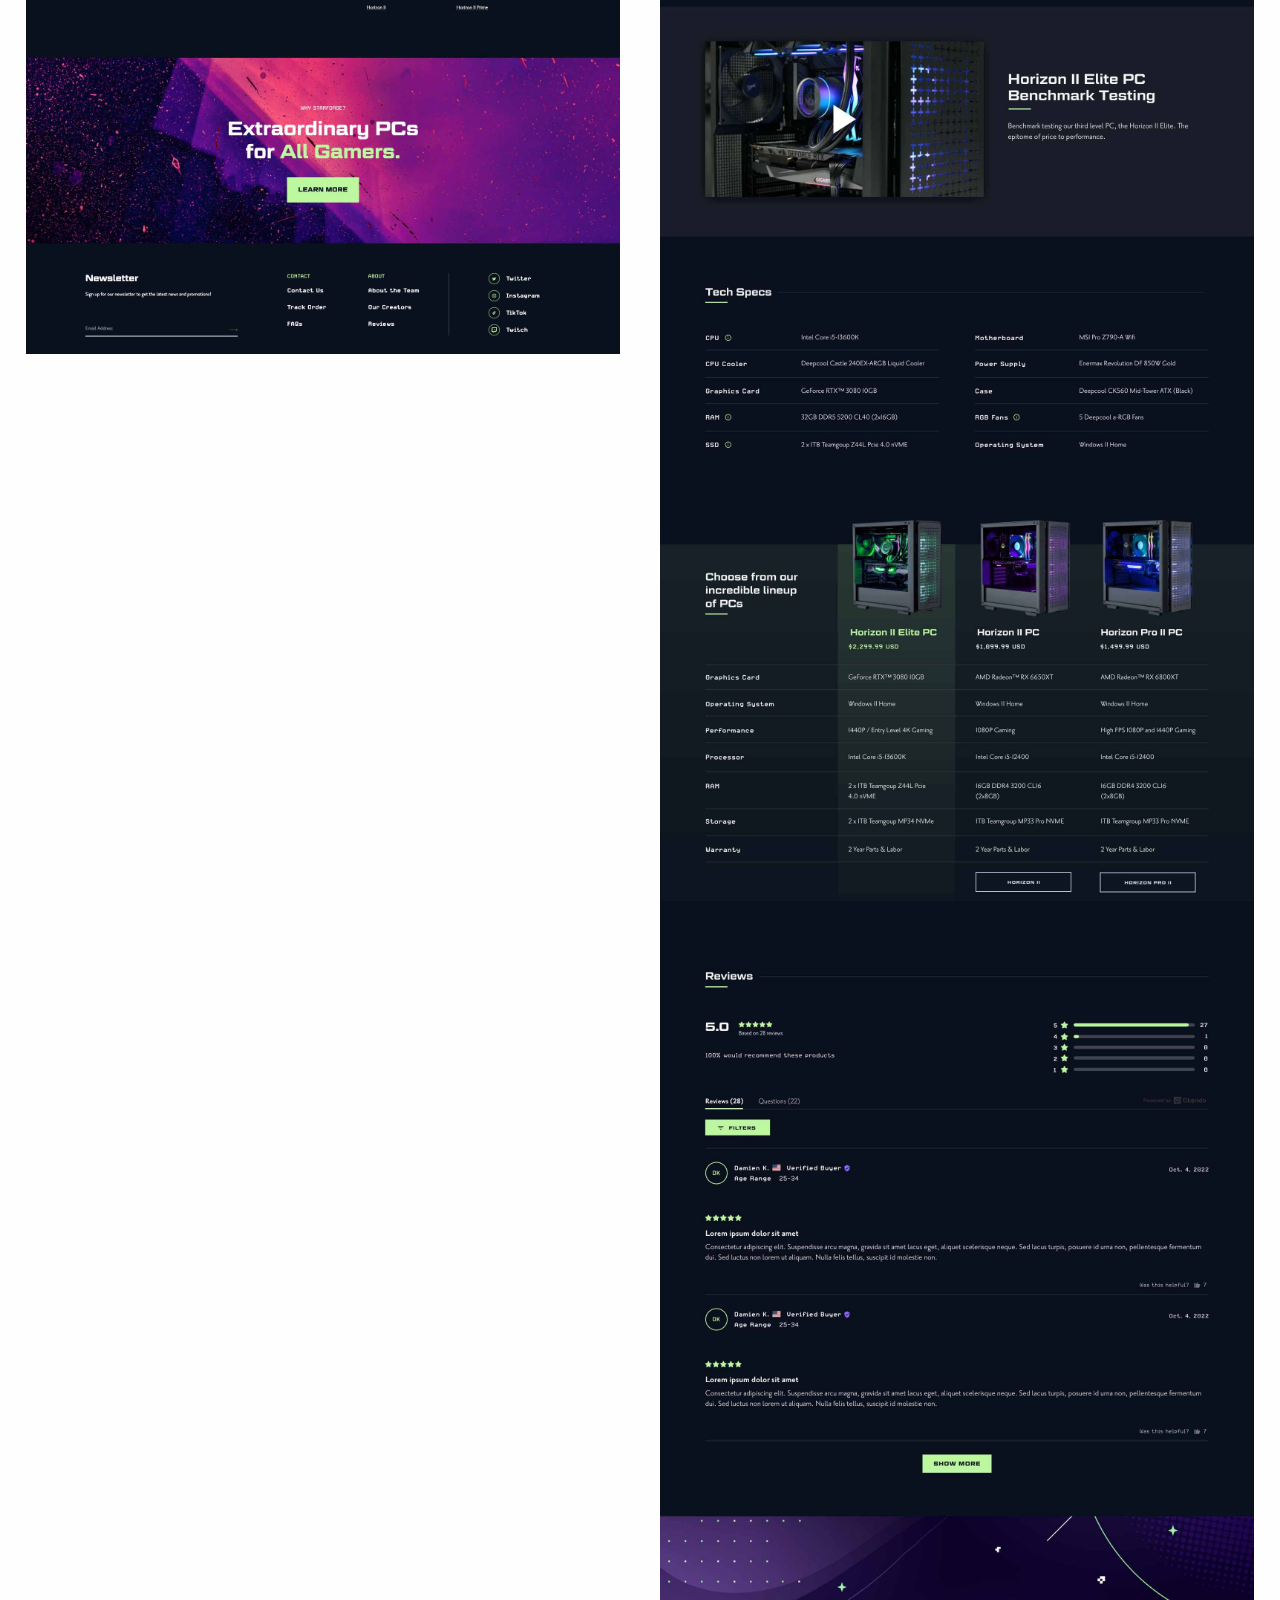
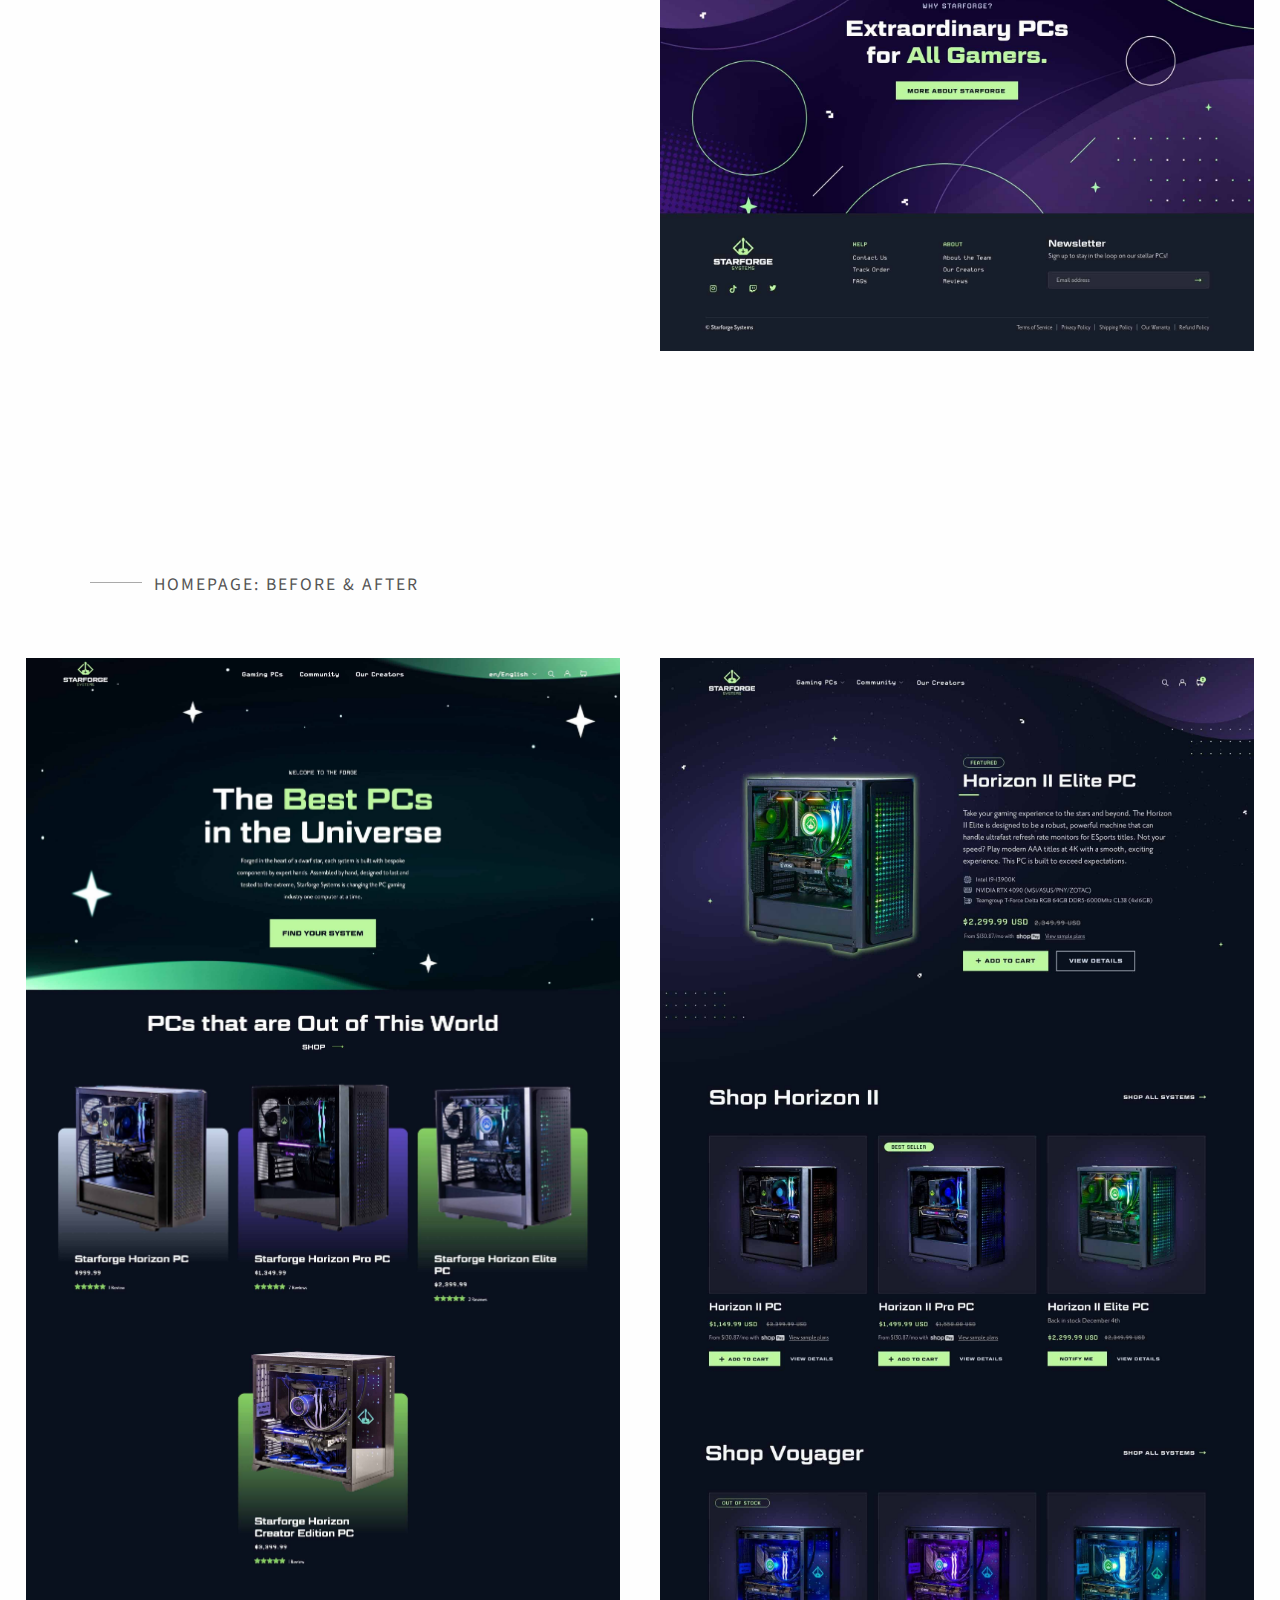
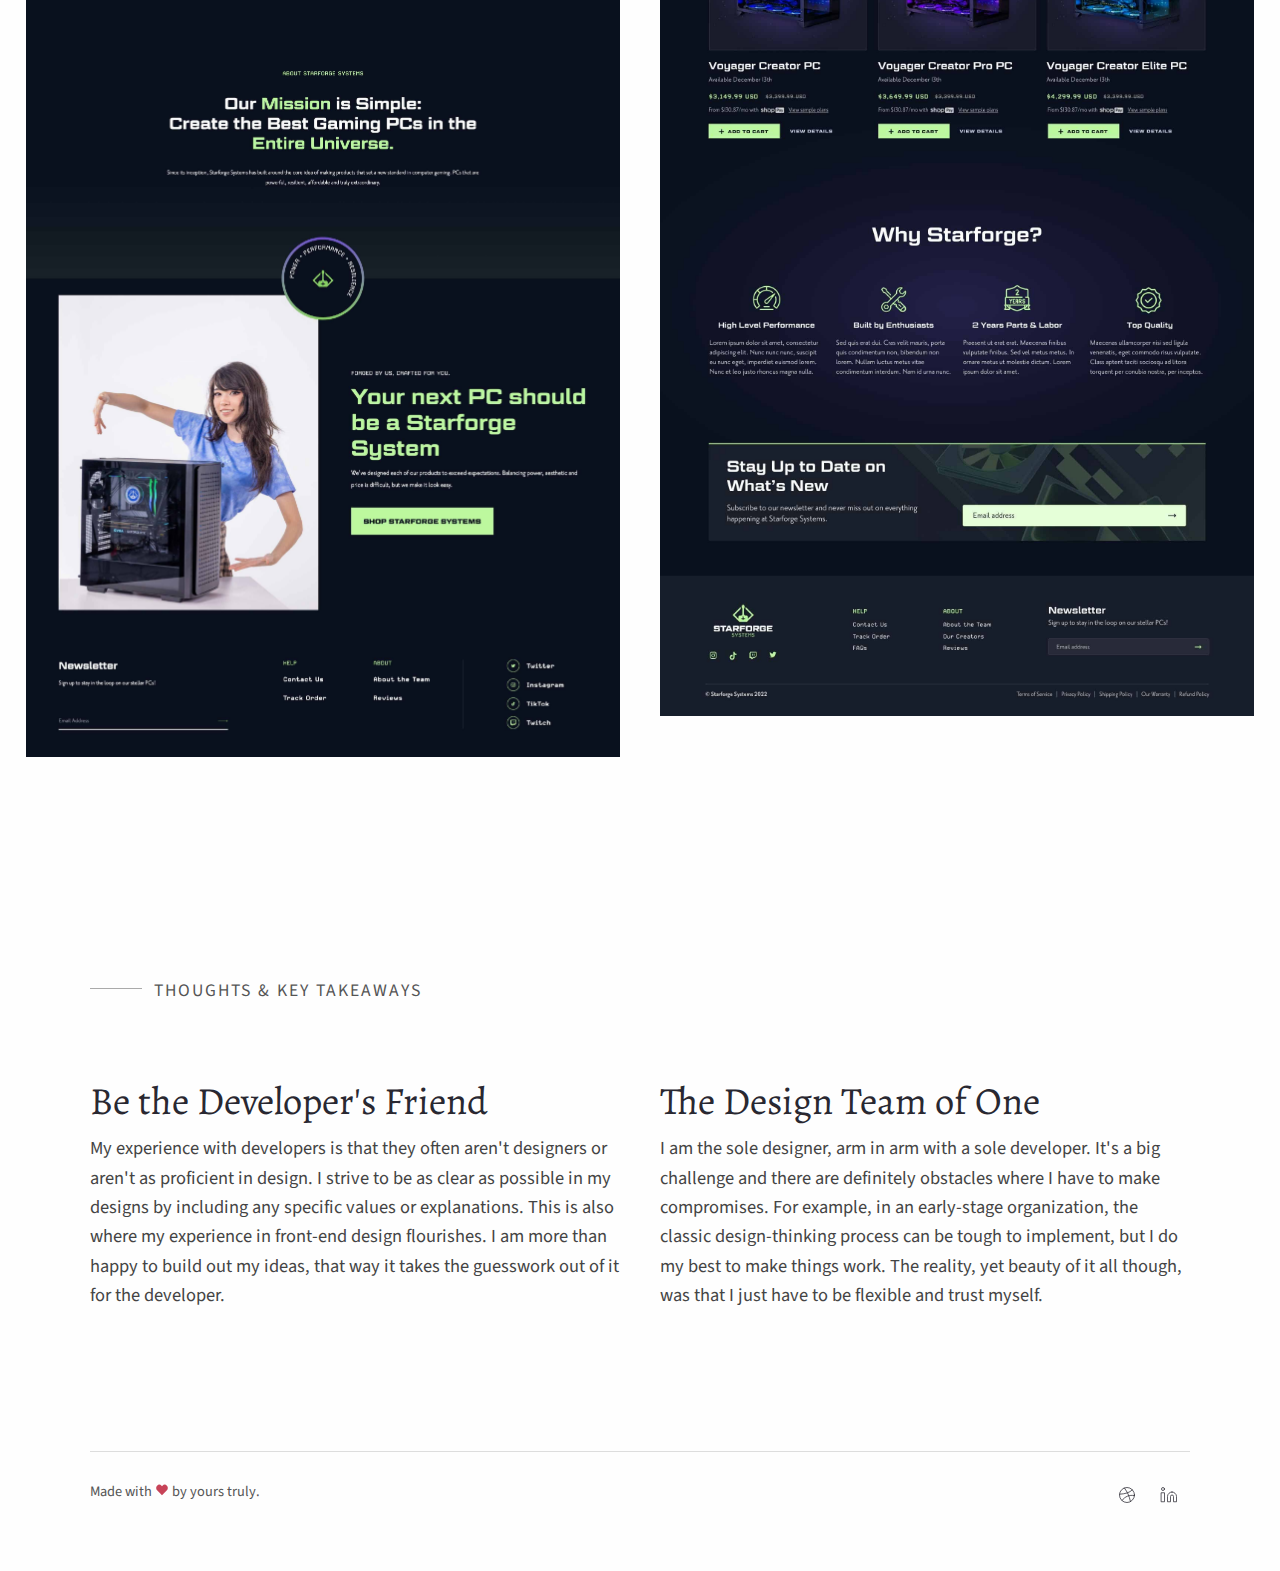
<file: work/starforge.html>
<html>
<head>
  <meta charset="utf-8">
  <meta name="author" content="Taylor Packet Johnson">
  <meta name="viewport" content="width=device-width, initial-scale=1">
  <title>Taylor Packet Johnson | Visual Designer</title>
  <meta property="og:title" content="Taylor Packet Johnson - UX/UI Designer">
  <meta property="og:description" name="description" content="Taylor Packet Johnson is a UX/UI Designer with a passion for crafting beautiful, human-centered digital experiences.">
  <meta name="application-name" content="Taylor Packet Johnson | UX/UI Designer">
  <meta property="og:site_name" content="Taylor Packet Johnson | UX/UI Designer">
  <link rel="canonical" href="https://www.taylorpacket.com">
  <meta name="twitter:card" content="summary">
  <meta name="twitter:site" content="@teapacket_">
  <meta name="twitter:creator" content="@teapacket_">
  <meta property="og:type" content="website">
  <meta property="og:url" content="https://www.taylorpacket.com">
  <meta property="og:image" content="https://www.taylorpacket.com/images/og-image.jpg">
  <meta property="og:locale" content="en_US">
  <link rel="shortcut icon" href="images/favicon.ico">
  <link rel="stylesheet" href="../page.css" />
  <link rel="preconnect" href="https://fonts.googleapis.com">
  <link rel="preconnect" href="https://fonts.gstatic.com" crossorigin>
  <link href="https://fonts.googleapis.com/css2?family=Alegreya:wght@500&family=Source+Sans+Pro:wght@200;400;700&display=swap" rel="stylesheet">   
  <script src="../script.js"></script>
</head>

<body> 
    
      <div class="wrapper">
    <div class="container">
        
     <nav role="navigation" class="navigation-items">
         <a href="/">Work</a>
         <a href="../about">About</a>
         <a href="mailto:tpacket@gmail.com">Contact</a>       
     </nav>        
        
<div class="button sun" id="button" onclick="toggleDark();">
  <div class="icon">
    <svg xmlns="http://www.w3.org/2000/svg" viewBox="0 0 64 64" aria-labelledby="title"
aria-describedby="desc" role="img" xmlns:xlink="http://www.w3.org/1999/xlink"
width="30" height="30">
  <path d="M47.5 32.4a14 14 0 0 1-16.8 17.2" fill="none" stroke-miterlimit="10" stroke-width="2" stroke-linejoin="round" stroke-linecap="round"></path>
  <path d="M24.1 45.9a14 14 0 0 1 19.8-19.8M34 6v8M12 36H4m8-22l7 7"
  fill="none" stroke-miterlimit="10" stroke-width="2" stroke-linejoin="round" stroke-linecap="round"></path>
  <path fill="none" stroke-miterlimit="10"
  stroke-width="2" d="M55 15L13 57" stroke-linejoin="round" stroke-linecap="round"></path>
</svg>
 </div>
</div>

      <div class="section section-project_about">
        <div class="about-intro">
        <h1>Starforge Systems – Ecommerce Website Redesign</h1>
        <p class="lede">An overhauled e-commerce experience for a gaming PC company, while staying true to the brand of the best PCs in the Universe.</p>
            </div>
      </div>

      <!--  <div class="section col-3">

        <div><p><strong>Role</strong>
        Lead UX/UI Designer</p></div>
        
        <div><p><strong>Deliverables</strong>
        <a href="https://starforgesystems.com/" target="blank_">starforgesystems.com</a></p></div>
            
        </div>-->

    <div class="section section-project_img">
        <img src="../images/starforge-01.jpg" alt="A screenshot of a dark product page featuring a glowing green gaming PC.">
    </div>

    <div class="section section-process">
        <h2 class="section-header"><span>Problems & Solutions</span></h2>

    <div>
        <h2>Optimize the Navigation</h2>
        <p>I improved the placement of the navigation bar to better fill the space in addition to rebuilding the overall interactivity and usability.</p>
    </div>
          
    <div>
        <h2>Optimize the Footer</h2>
        <p>Footers are vital to the user experience and it felt thrown together. I made sure to keep it simple, including the necessary information and making it feel more credible at the same time.</p>
    </div>
          
     <div>
        <h2>Minimize User Cognitive Load</h2>
        <p>User attention is a precious resource and by chunking content and reorganizing other data, I was able to reduce the likelihood of overwhelming the users&mdash;while balancing the overall visual hierarchy and new UI.</p>
     </div>
          
     <div>
        <h2>Improve Usability Across Website</h2>
        <p>No usability tests were conducted by the external consultancy. In result, we worked hard to improve site speed and have been actively working towards conducting usability testing.</p>
    </div>
          
    <div>
        <h2>Overhaul Content Block Modules</h2>
        <p>We needed to overhaul our modular design approach that way others on the team can more easily create and deploy content at record speed without having to wait for help from developers or designers.</p>
    </div>
          
    <div>
        <h2>Increase Results</h2>
        <p>By making these changes we were able to increase the number of page views and users engaging with the website while decreasing the average bounce rate. Our sales also increased after the product page redesign.</p>
    </div>
          
       </div>

<div class="section col-2">
        <h2 class="section-header"><span>Product Page: Before & After</span></h2>

    <div class="margin-left"><img src="../images/starforge_product-before.jpg" alt="A screenshot of a product page before a redesign."></div>
    <div class="margin-right"><img src="../images/starforge_product-after.jpg" alt="A screenshot of a product page after a redesign. Content and images are better organized along with better visual design and esthetics."></div>
    
</div>

<div class="section col-2">
        <h2 class="section-header"><span>Homepage: Before & After</span></h2>

    <div class="margin-left"><img src="../images/starforge_homepage-before.jpg" alt="A screenshot of a homepage before a redesign."></div>
    <div class="margin-right"><img src="../images/starforge_homepage-after.jpg" alt="A screenshot of a homepage after a redesign."></div>
    
</div>


        <div class="section col-2">
        <h2 class="section-header"><span>Thoughts & Key Takeaways</span></h2>

        <div><h2>Be the Developer's Friend</h2>
            <p>My experience with developers is that they often aren't designers or aren't as proficient in design. I strive to be as clear as possible in my designs by including any specific values or explanations. This is also where my experience in front-end design flourishes. I am more than happy to build out my ideas, that way it takes the guesswork out of it for the developer.</p></div>
        
        <div><h2>The Design Team of One</h2>
            <p>I am the sole designer, arm in arm with a sole developer. It's a big challenge and there are definitely obstacles where I have to make compromises. For example, in an early-stage organization, the classic design-thinking process can be tough to implement, but I do my best to make things work. The reality, yet beauty of it all though, was that I just have to be flexible and trust myself.</p></div>
            
        </div>

        
    <footer>
	       <div class="copyright">
          <p>Made with <span aria-label="love" role="img"><svg xmlns="http://www.w3.org/2000/svg" width="14" height="14" viewBox="0 0 24 24" fill="#c74358"><path d="M20.42 4.58a5.4 5.4 0 0 0-7.65 0l-.77.78-.77-.78a5.4 5.4 0 0 0-7.65 0C1.46 6.7 1.33 10.28 4 13l8 8 8-8c2.67-2.72 2.54-6.3.42-8.42z"></path></svg></span> by yours truly.</p>
	       </div>
	      <div class="social-links">
          <a aria-label="Dribbble" href="https://dribbble.com/tpacket"><svg xmlns="http://www.w3.org/2000/svg" width="18" height="18" viewBox="0 0 24 24" fill="none" stroke="currentColor" stroke-width="1" stroke-linecap="round" stroke-linejoin="round"><circle cx="12" cy="12" r="10"></circle><path d="M19.13 5.09C15.22 9.14 10 10.44 2.25 10.94"></path><path d="M21.75 12.84c-6.62-1.41-12.14 1-16.38 6.32"></path><path d="M8.56 2.75c4.37 6 6 9.42 8 17.72"></path></svg></a>
          <a aria-label="LinkedIn" href="https://www.linkedin.com/in/taylor-packet-johnson-446b0335/"><svg xmlns="http://www.w3.org/2000/svg" width="18" height="18" viewBox="0 0 24 24" fill="none" stroke="currentColor" stroke-width="1" stroke-linecap="round" stroke-linejoin="round"><path d="M16 8a6 6 0 0 1 6 6v7h-4v-7a2 2 0 0 0-2-2 2 2 0 0 0-2 2v7h-4v-7a6 6 0 0 1 6-6z"></path><rect x="2" y="9" width="4" height="12"></rect><circle cx="4" cy="4" r="2"></circle></svg></a>
        </div>
      </footer>

    </div>
  </div>
</body>

</html>
</file>
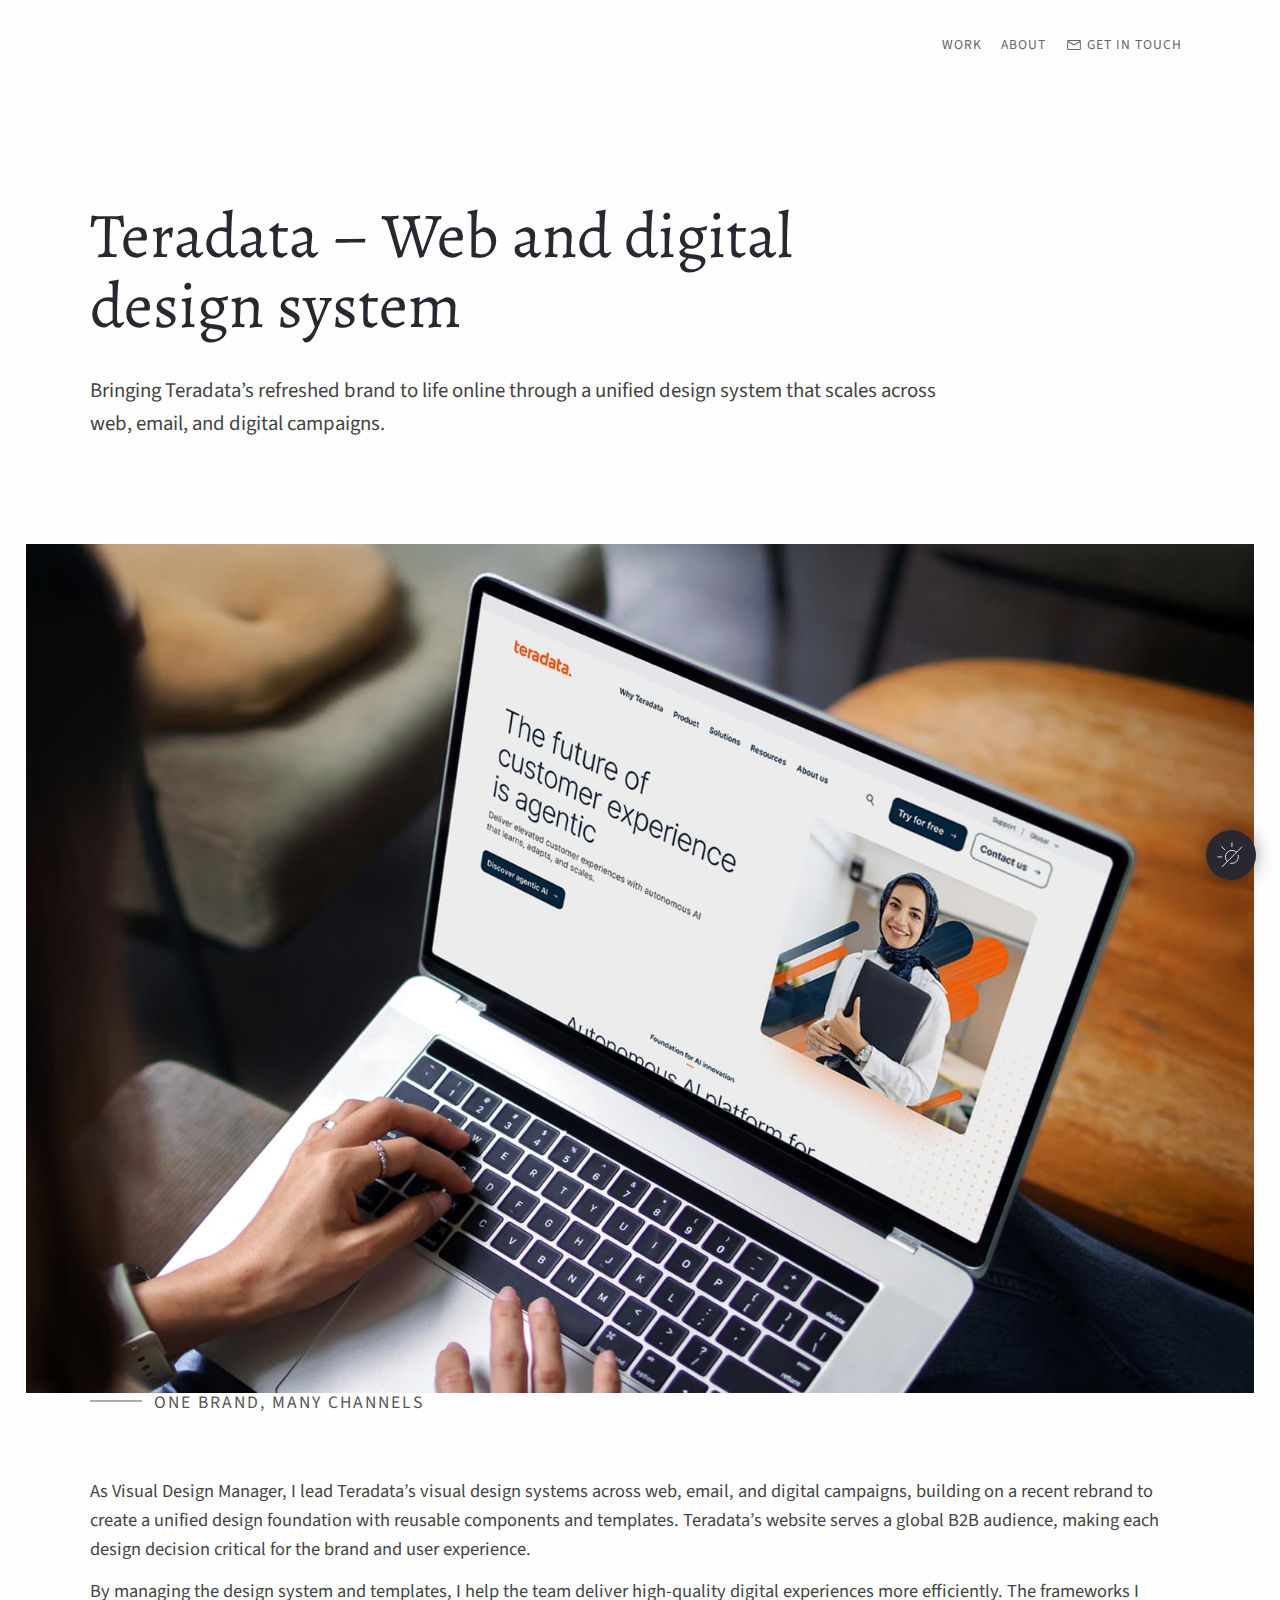
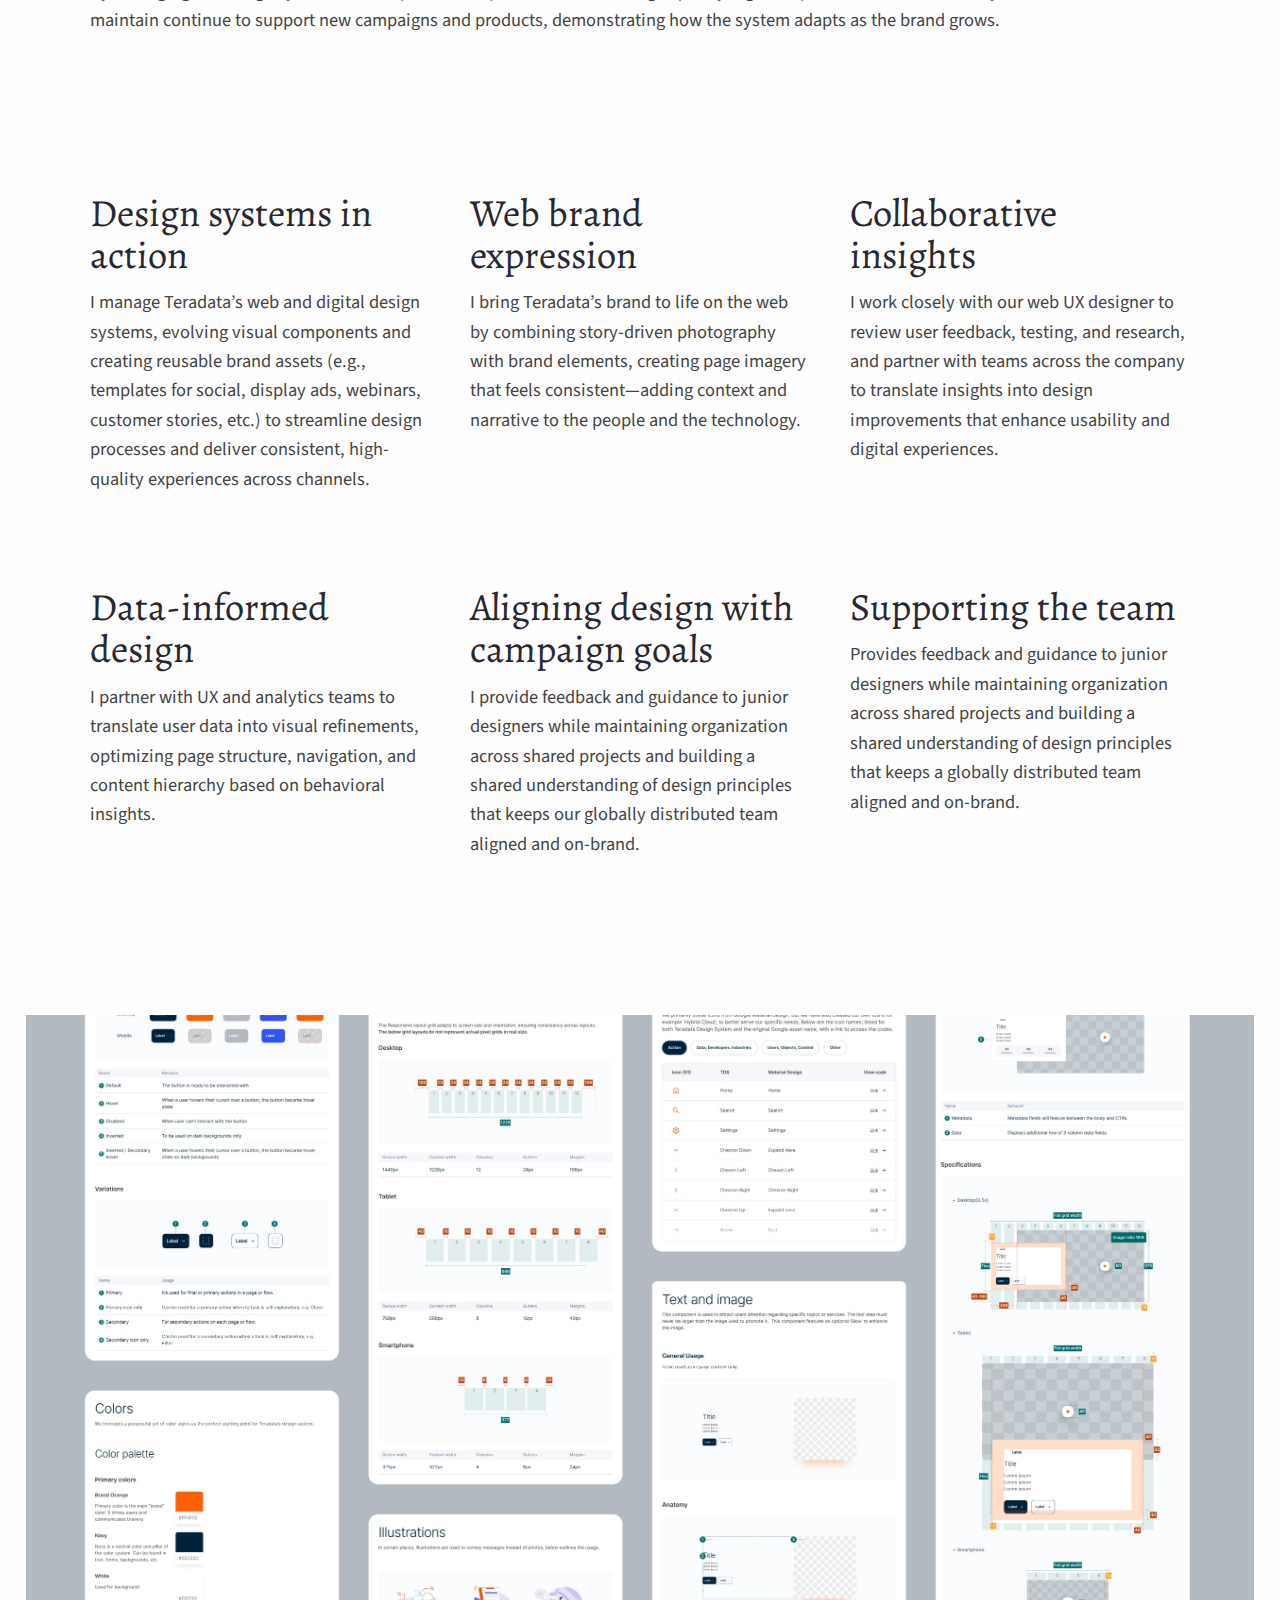
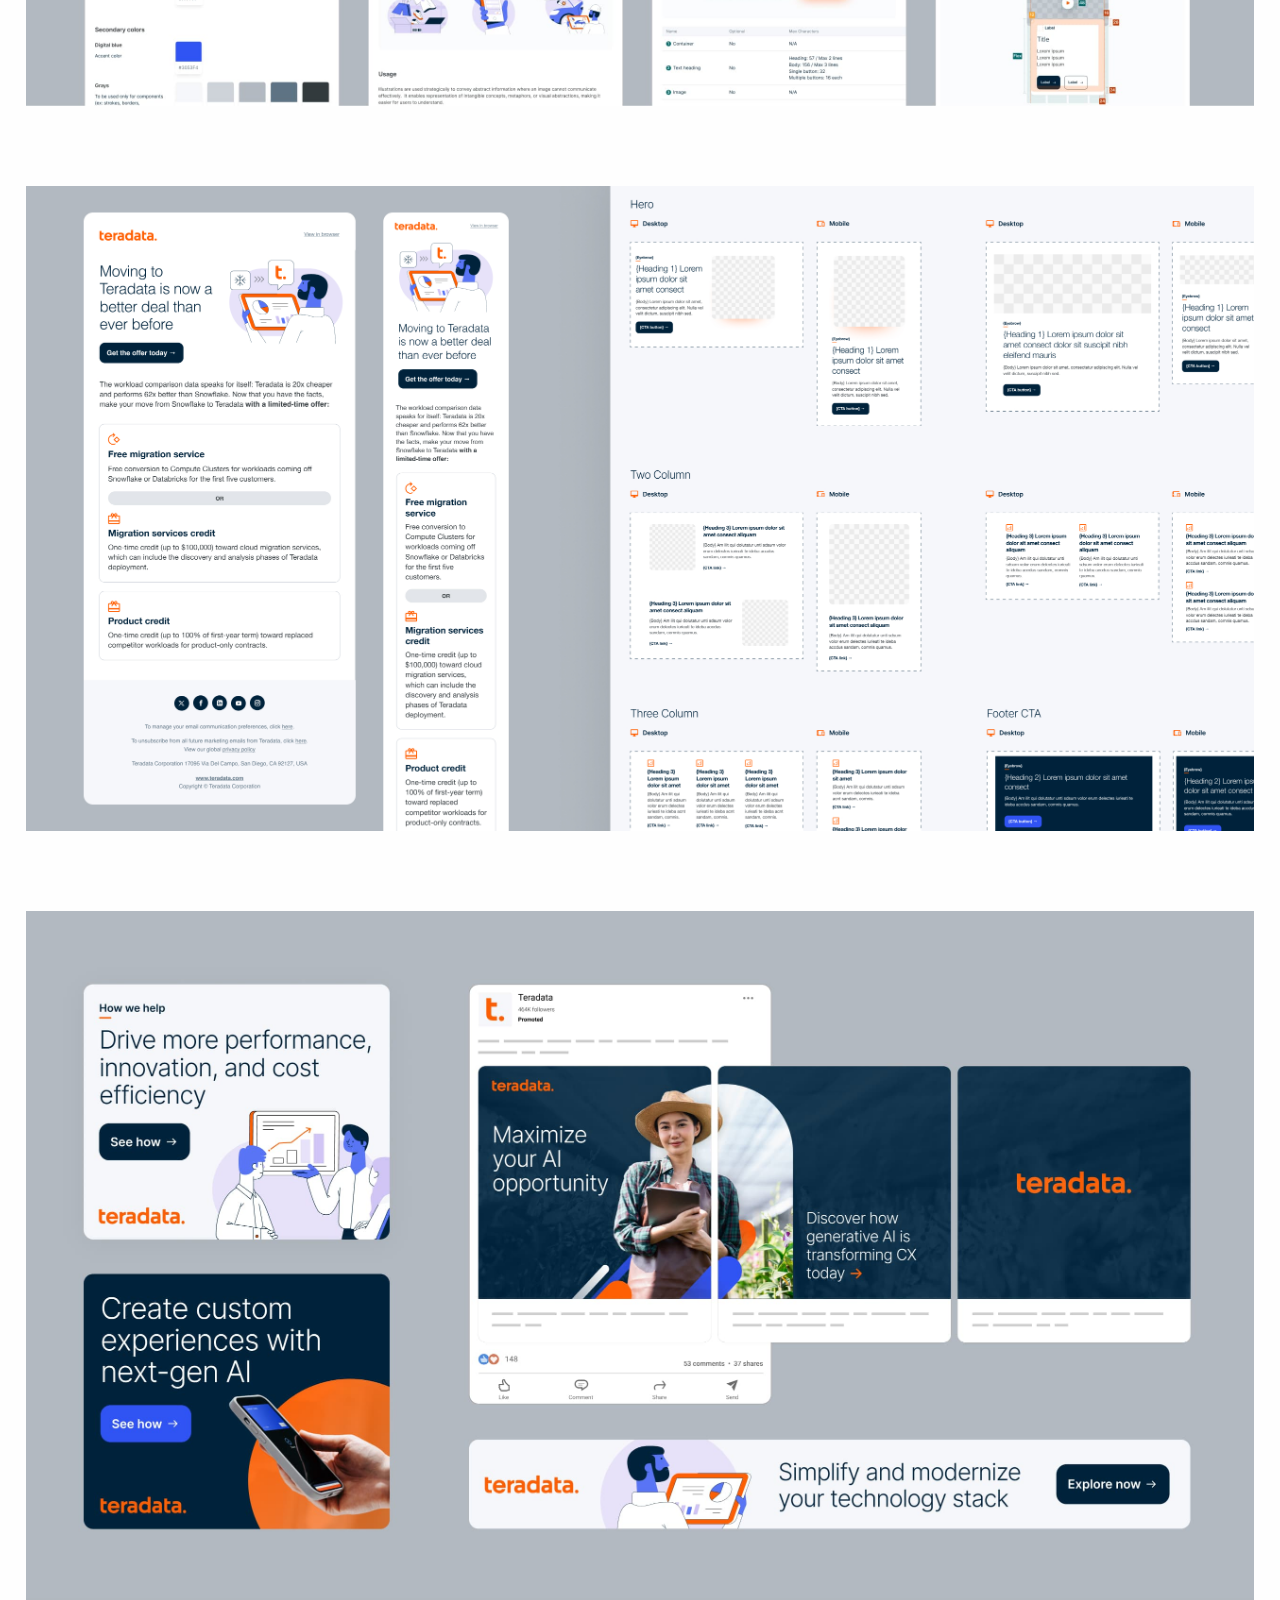
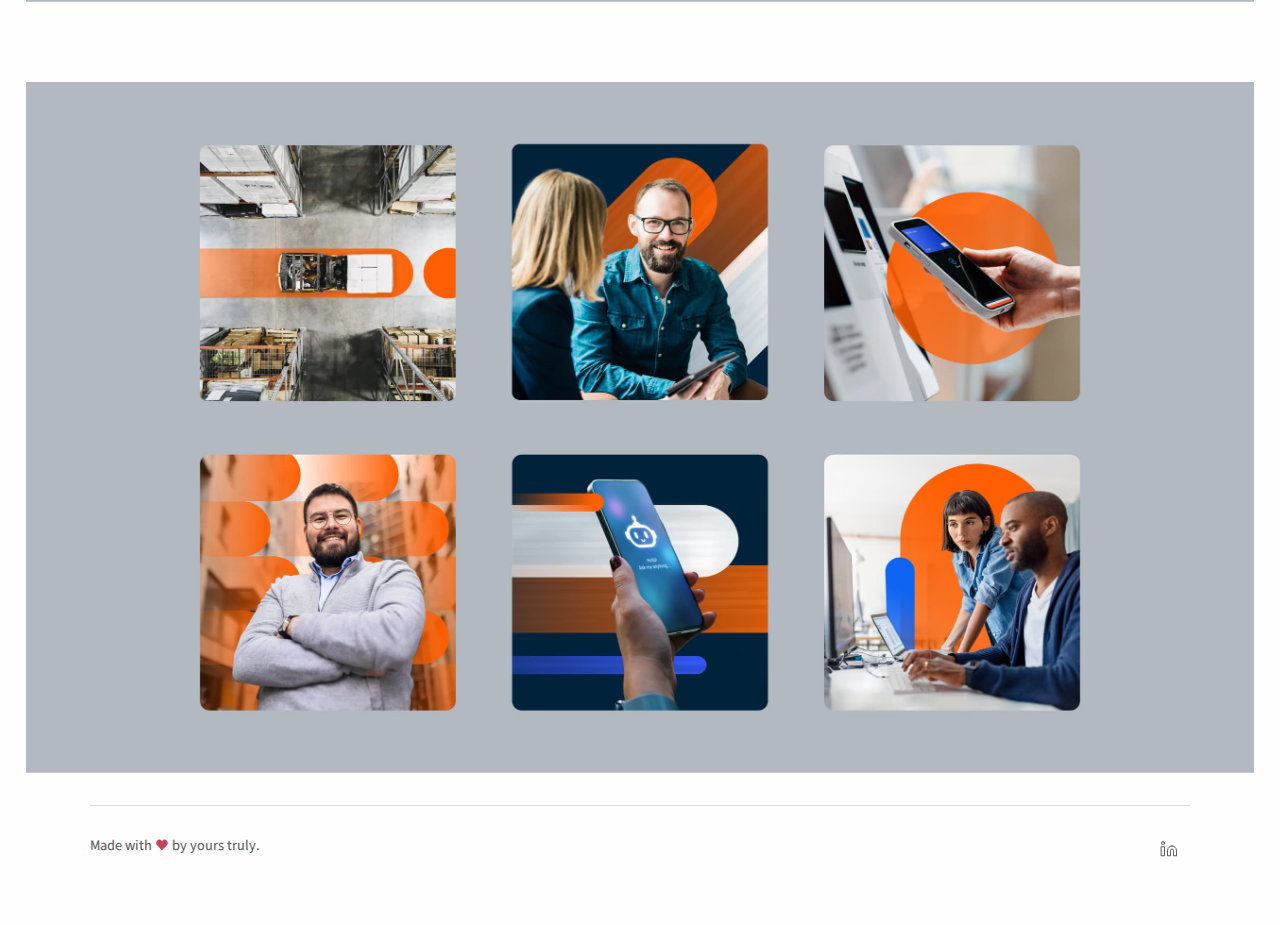
<file: work/teradata.html>
<html><head>
  <meta charset="utf-8">
  <meta name="author" content="Taylor Packet Johnson">
  <meta name="viewport" content="width=device-width, initial-scale=1">
  <title>Taylor Packet Johnson | Visual Designer</title>
  <meta property="og:title" content="Taylor Packet Johnson - UX/UI Designer">
  <meta property="og:description" name="description" content="Taylor Packet Johnson is a UX/UI Designer with a passion for crafting beautiful, human-centered digital experiences.">
  <meta name="application-name" content="Taylor Packet Johnson | UX/UI Designer">
  <meta property="og:site_name" content="Taylor Packet Johnson | UX/UI Designer">
  <link rel="canonical" href="https://www.taylorpacket.com">
  <meta name="twitter:card" content="summary">
  <meta name="twitter:site" content="@teapacket_">
  <meta name="twitter:creator" content="@teapacket_">
  <meta property="og:type" content="website">
  <meta property="og:url" content="https://www.taylorpacket.com">
  <meta property="og:image" content="https://www.taylorpacket.com/images/og-image.jpg">
  <meta property="og:locale" content="en_US">
  <link rel="shortcut icon" href="images/favicon.ico">
  <link rel="stylesheet" href="../page.css">
  <link rel="preconnect" href="https://fonts.googleapis.com">
  <link rel="preconnect" href="https://fonts.gstatic.com" crossorigin="">
  <link href="https://fonts.googleapis.com/css2?family=Alegreya:wght@500&amp;family=Source+Sans+Pro:wght@200;400;700&amp;display=swap" rel="stylesheet">   
  <script src="../script.js"></script>
</head>

<body class=""> 
    
      <div class="wrapper">
    <div class="container">
        
     <nav role="navigation" class="navigation-items">
         <a href="/">Work</a>
         <a href="../about">About</a>
         <a class="btn" href="mailto:tpacket@gmail.com">
			 <svg aria-label="LinkedIn" height="18" viewBox="0 -960 960 960" width="18px" fill="#656565" style="vertical-align: text-bottom;"> <path d="M180.31-212q-27.01 0-45.66-18.66Q116-249.32 116-276.35v-407.62q0-27.03 18.65-45.53t45.66-18.5h599.38q27.01 0 45.66 18.66Q844-710.68 844-683.65v407.62q0 27.03-18.65 45.53T779.69-212H180.31ZM480-449.69 168-633.31v357q0 5.39 3.46 8.85t8.85 3.46h599.38q5.39 0 8.85-3.46t3.46-8.85v-357L480-449.69Zm0-67.31 305.85-179h-611.7L480-517ZM168-633.31V-696v419.69q0 5.39 3.46 8.85t8.85 3.46H168v-369.31Z" ></path> </svg>
			 Get in touch</a>        
     </nav>        
        
<div class="button sun" id="button" onclick="toggleDark();">
  <div class="icon">
    <svg xmlns="http://www.w3.org/2000/svg" viewBox="0 0 64 64" aria-labelledby="title" aria-describedby="desc" role="img" xmlns:xlink="http://www.w3.org/1999/xlink" width="30" height="30">
  <path d="M47.5 32.4a14 14 0 0 1-16.8 17.2" fill="none" stroke-miterlimit="10" stroke-width="2" stroke-linejoin="round" stroke-linecap="round"></path>
  <path d="M24.1 45.9a14 14 0 0 1 19.8-19.8M34 6v8M12 36H4m8-22l7 7" fill="none" stroke-miterlimit="10" stroke-width="2" stroke-linejoin="round" stroke-linecap="round"></path>
  <path fill="none" stroke-miterlimit="10" stroke-width="2" d="M55 15L13 57" stroke-linejoin="round" stroke-linecap="round"></path>
</svg>
 </div>
</div>

      <div class="section section-project_about">
        <div class="about-intro">
        <h1>Teradata – Web and digital design system</h1>
        <p class="lede">Bringing Teradata’s refreshed brand to life online through a unified design system that scales across web, email, and digital campaigns.</p>
            </div>
      </div>



    <div class="section section-project_img">
        <img src="../images/teradata_web-cover-800@2x.jpg" alt="Mockup of the Teradata website on a computer screen.">
    </div>

    <div class="section overview">
         <div> <h2 class="section-header"><span>One brand, many channels</span></h2>  </div>
        
        <div class="span-2"><p class="mt-0">As Visual Design Manager, I lead Teradata’s visual design systems across web, email, and digital campaigns, building on a recent rebrand to create a unified design foundation with reusable components and templates. Teradata’s website serves a global B2B audience, making each design decision critical for the brand and user experience.</p>

<p>By managing the design system and templates, I help the team deliver high-quality digital experiences more efficiently. The frameworks I maintain continue to support new campaigns and products, demonstrating how the system adapts as the brand grows.</p>

        </div>
        </div>

 <div class="section section-process">
    <div>
        <h2>Design systems in action</h2>
        <p>I manage Teradata’s web and digital design systems, evolving visual components and creating reusable brand assets (e.g., templates for social, display ads, webinars, customer stories, etc.) to streamline design processes and deliver consistent, high-quality experiences across channels.</p>
    </div>
          
     <div>
        <h2>Web brand expression</h2>
        <p>I bring Teradata’s brand to life on the web by combining story-driven photography with brand elements, creating page imagery that feels consistent—adding context and narrative to the people and the technology.</p>
     </div>
          
     <div>
        <h2>Collaborative insights</h2>
        <p>I work closely with our web UX designer to review user feedback, testing, and research, and partner with teams across the company to translate insights into design improvements that enhance usability and digital experiences.</p>
    </div>
     
     <div>
        <h2>Data-informed design</h2>
        <p>I partner with UX and analytics teams to translate user data into visual refinements, optimizing page structure, navigation, and content hierarchy based on behavioral insights.</p>
    </div>
     
     <div>
        <h2>Aligning design with campaign goals</h2>
        <p>I provide feedback and guidance to junior designers while maintaining organization across shared projects and building a shared understanding of design principles that keeps our globally distributed team aligned and on-brand.</p>
    </div>
          
    <div>
        <h2>Supporting the team</h2>
        <p>Provides feedback and guidance to junior designers while maintaining organization across shared projects and building a shared understanding of design principles that keeps a globally distributed team aligned and on-brand.</p>
    </div>
          
       </div>
        
        
        <div class="section section-project_img">
        

    <img src="../images/teradata-design_system.jpg" alt="Teradata design system">
    
</div>
        <div class="section section-project_img">
        

    <img src="../images/teradata-email-templates.jpg" alt="Teradata email templates">
    
</div>
        
        <div class="section section-project_img">
        

    <img src="../images/teradata-ads.jpg" alt="Teradata social ad examples">
    
</div>
        
                <div class="section section-project_img">
    
   <img src="../images/teradata-photography_brand_elements.jpg" alt="Teradata expressive brand elements and photography">
    
</div>
        


        

        
    <footer>
	       <div class="copyright">
          <p>Made with <span aria-label="love" role="img"><svg xmlns="http://www.w3.org/2000/svg" width="14" height="14" viewBox="0 0 24 24" fill="#c74358"><path d="M20.42 4.58a5.4 5.4 0 0 0-7.65 0l-.77.78-.77-.78a5.4 5.4 0 0 0-7.65 0C1.46 6.7 1.33 10.28 4 13l8 8 8-8c2.67-2.72 2.54-6.3.42-8.42z"></path></svg></span> by yours truly.</p>
	       </div>
	      <div class="social-links">
          <a aria-label="LinkedIn" href="https://www.linkedin.com/in/taylor-packet-johnson-446b0335/"><svg xmlns="http://www.w3.org/2000/svg" width="18" height="18" viewBox="0 0 24 24" fill="none" stroke="currentColor" stroke-width="1" stroke-linecap="round" stroke-linejoin="round"><path d="M16 8a6 6 0 0 1 6 6v7h-4v-7a2 2 0 0 0-2-2 2 2 0 0 0-2 2v7h-4v-7a6 6 0 0 1 6-6z"></path><rect x="2" y="9" width="4" height="12"></rect><circle cx="4" cy="4" r="2"></circle></svg></a>
        </div>
      </footer>

    </div>
  </div>


</body><storyscale-capture></storyscale-capture></html>
</file>
<file: page.css>
/*************************************************************************************
* 1. Common Styles
************************************************************************************/

 :root {
  
  --font-body:'Source Sans Pro';
  --font-heading:"Alegreya", Georgia, serif, Helvetica, Arial, Verdana, sans-serif;
  --gray-purple-dark:#292831;
  --grid-gap:2.5rem;
  --gray:#A1A1A1;
}

html {width:100%; margin:0; padding:0; font-size:100%; overflow-y:scroll;
  -webkit-text-size-adjust:100%;
  -ms-text-size-adjust:100%;
  text-size-adjust:100%;
  -webkit-font-smoothing:antialiased;
  -moz-font-smoothing:antialiased;
  font-smoothing:antialiased;
}

body { width:100%; margin:0; padding:0; font:1.05rem/1.5rem var(--font-body); background:#fefefe; }
a { color:var(--gray-purple-dark); }
a:hover { text-decoration:underline; color:#888; }
a:focus, a:active { outline: none; }
p { margin:0.75rem 0; font-weight:400; font-family:var(--font-body); font-size:1.15rem; line-height:1.6; color:#444; }
ul, ol { display:block; margin-bottom:1.5em; }
h1, h2, h3, h4, h5, h6 { color:var(--gray-purple-dark); font-family:var(--font-heading); margin:0 0 2.5rem 0; font-weight:normal; line-height:1.1; }
h1 { margin:0 0 2rem; font-size:2rem; }
h2 { margin:1rem 0 0.25rem; font-size:2rem; color:var(--gray-purple-dark); }
h2.section-header { margin:0 0 4rem; font-size:0.9rem; font-family:var(--font-body); text-transform:uppercase; letter-spacing:2px; color:#555; }
h3 { font-size:1.75rem; }
img { max-width:100%; min-width:100%; width:auto; height:auto; border:none; vertical-align:bottom; -ms-interpolation-mode:bicubic; box-sizing:content-box; }
.img-border { border:1px solid #eee; }
.wrapper { margin:2rem 2rem 0; }

@keyframes slide-down {
  from {
    opacity: 0;
    transform: translateY(-50px);
  }
  to {
    opacity: 1;
    transform: none;
  }
}

.animate { animation: slide-down 1s forwards; }

/* Nav */
.navigation-items { grid-column:7/10; text-align:right; margin-bottom:4rem; }
.navigation-items a { position: relative; margin:0 0.5rem; padding:1rem 0 0.4rem; color:#656565; font-size:0.85rem; text-transform:uppercase; text-decoration:none; letter-spacing:1px; }
.navigation-items a:after { bottom:0; width:0; content: ""; display: block; height: 2px; left:50%; position:absolute; background:var(--gray-purple-dark); transition:width 0.3s ease 0s, left 0.3s ease 0s; }
.navigation-items a:hover:after { width:100%; left:0; }
.navigation-items .current:after { bottom:0; width:100%; left:0; content: ""; display: block; height: 2px; position:absolute; background:var(--gray-purple-dark); }
 
/* Home - Intro */
.name,
.lede,
.lede p { margin:0 0 1.5rem; font-size:1.3rem; }  
.name { margin:0 0 0.5rem; color:#656565; }

/* About */
.section-about h1 { margin-bottom:2rem; }
.section-about .avatar { width:60%; margin:2rem auto; }
.section-about .avatar img { border-radius:43% 57% 42% 58% / 55% 47% 53% 45%; }

.section-process,
.section.col-3 { margin:8rem 0 0; }
.section.col-2 { margin:8rem 0 4rem; }
.section.col-2.stacked.top { margin:8rem 0 0; }
.section.col-2.stacked,
.section.section-project_img.stacked { margin:0; }
.section-process div,
.section.col-3 div,
.section.col-2 div,
.section-project_img { margin:0 0 2rem; }
.section .step { margin:1rem 0 2rem; font-size:3rem; font-family:var(--font-body); font-weight:200; color:#aaa; }

 h2.section-header span { position:relative; left:2.5rem; }
 h2.section-header span:after {position: absolute; top:8px; left:-4.5rem; content:''; width:28px; height:1.5px; margin:0 2rem; background:#aaa; }


/* Projects */
.section-work { margin:5rem 0 3rem; }
.section-work .project { margin:3rem 0 4rem; }
.section-work .project .project-img img { transition:all 0.3s; display:block; border-radius:6px; }
.section-work .project .project-img img:hover { opacity:0.8; }
.section-work .project .project-desc h2 { font-size:1.75rem; }
.section-work .project .project-desc p span { color:#656565; text-transform:uppercase; font-size:0.85rem; letter-spacing:1px; }
 

/* Button Links */
.more { margin:0.5rem 0 0; padding:0.5rem 1.75rem; display:inline-block; color:#eee; text-decoration:none; font-size:1rem; font-weight:700; background:var(--gray-purple-dark); border-radius:60px; 
		-webkit-transition:all 250ms ease-in-out;
                transition:all 250ms ease-in-out;
}
.more:hover { background:#3e3e46; transform:scale(1.025); color:#eee; text-decoration:none; }

/* Icons */
.icon { display:flex; align-items:center; }
.icon.accessibility:before,
.icon.code:before,
.icon.ui:before,
.icon.detail:before { content:""; background-size:contain; background-repeat:no-repeat; width:50px; height:38px; margin-right:0.5rem; }
.icon.accessibility:before  { background-image:url('images/icon-acc.svg'); }
.icon.code:before  { background-image:url('images/icon-code.svg'); }
.icon.ui:before  { background-image:url('images/icon-ui.svg'); }
.icon.detail:before  { background-image:url('images/icon-detail.svg'); }  
  
/* Footer */
footer { grid-column:1/10; margin:2rem 0; padding:1rem 0 1.5rem; display:grid; grid-template-columns:repeat(9, 1fr); border-top: 1px solid #ddd; }
.copyright,
.social-links { grid-column:1/11; text-align:center; }
.copyright p { color:#555; font-size:0.9rem; }
.copyright span { position:relative; top:.1rem; }

.social-links { display:flex; align-items:center; justify-content:center; }
.social-links a { margin:0 0.25rem 0; padding:0.5rem 0.5rem 0;
	    -webkit-transition:all 250ms ease-in-out;
                transition:all 250ms ease-in-out; }

/* Columns
----------------------------------------------------*/
.col-3 strong { display:block; font-size:1rem; text-transform:uppercase; text-decoration:none; letter-spacing:1px; }

/* Dark Mode
----------------------------------------------------*/

.dark-mode { background:#292831; }
 .dark-mode h1,
 .dark-mode h2 { color:#eee; }
.dark-mode a { color:#aaa; }
.dark-mode a:hover { color:#888; }
.dark-mode ul { color:#eee; }
 .dark-mode p,
 .dark-mode footer { color:#eee; }
 .dark-mode footer .social-links svg { stroke:#eee; }
 .dark-mode footer { border-color:#444352; }
.dark-mode h2.section-header span:after { background-color:#575663; }
 .dark-mode .section-work .project .project-desc p span,
 .dark-mode .navigation-items a,
 .dark-mode .name { color:#ccc; }
.dark-mode .navigation-items a:after { background-color:#575663; }
.dark-mode .section .step { color:#696975; }
.dark-mode .more { background-color:#eee; color:var(--gray-purple-dark); }
.dark-mode .more:hover { background-color:#ccc; color:var(--gray-purple-dark); }

.button { z-index:999; position:fixed; margin:0.5rem; bottom:0.75rem; right:1rem; transition:0.75s; width:50px; height:50px; background:var(--gray-purple-dark); box-shadow: 0px 0px 18px rgba(0, 0, 0, 0.4); border-radius:100%; display:flex; justify-content:center; align-items:start; overflow:hidden; cursor:pointer;}
.button .icon { position:relative; display:flex; justify-content:space-between; align-items:center; flex-direction:column; height: 72px; padding:10px 0; transition:0.75s; }
.button:hover { transform: scale(1.08); }
.button svg { stroke:#eee; }

.dark-mode .button { background:#fff; box-shadow: 0px 0px 18px rgba(255, 255, 255, 0.45); }
.dark-mode svg { stroke:var(--gray-purple-dark); }



/* Light Box
----------------------------------------------------*/




/* 768px
----------------------------------------------------*/
@media only screen and (min-width:48em){	
.wrapper {padding:0 2rem 0; }
.container { display:grid; margin:0 auto; max-width:1100px; grid-template-rows:auto; grid-template-columns:repeat(9, 1fr); }
    
h2.section-header { font-size:1.1rem; }
h2.section-header span { left:4rem; }
h2.section-header span:after {top:10px; left:-6rem; width:52px; }
    
.section { grid-column:1/10;  }
    
.navigation-items { margin-bottom:9rem; }   
    .section-about .avatar { width:100%; }
    
.section-process,
.section.col-3 { display:grid; grid-template-columns:repeat(4, 1fr); column-gap:var(--grid-gap); }
 .section-process .section-header,
 .section.col-3 .section-header{ grid-column:1/5; }
 .section-process div,
 .section.col-3 div { grid-column:span 2; }
    
 .section.col-2 {  display:grid; grid-template-columns:repeat(10, 1fr); column-gap:var(--grid-gap); }    
 .section.col-2 .section-header { grid-column:1/11; }
 .section.col-2 div { grid-column:span 5; }
    
 .section-about { display:grid; grid-template-columns:repeat(14, 1fr); grid-gap:var(--grid-gap); }
    .about-intro { grid-column:1/10; grid-row:1; }
    .avatar { grid-column:10/15; }

.section-work { grid-column:1/11; margin-top:8rem; display:grid; grid-template-columns:repeat(10, 1fr); grid-gap:var(--grid-gap); }
.section-work .project { grid-column:auto/span 5; margin:0 0 3rem; }
    
.section-project_img { grid-column:1/11; margin:5rem 0 0; }
.section-project_about { grid-column:1/8; }
    
.section-process div,
.section.col-3 div
.section.col-2 div,
.section-project_img { margin-bottom: 4rem; }

.copyright { grid-column:1/6; text-align:left; }
.social-links { grid-column:6/10; text-align:right; justify-content:right; }
    
.section li { margin:0.25rem 0; }

}

/* 1000px
----------------------------------------------------*/
@media only screen and (min-width:62.5em) {
h1 { font-size:4rem; }
    
.section-process,
.section.col-3 { display:grid; grid-template-columns:repeat(9, 1fr); column-gap:var(--grid-gap); }
 .section-process .section-header,
.section.col-3 .section-header { grid-column:1/10; }
 .section-process div,
 .section.col-3 div { grid-column:span 3; }
    
.section-project_img { margin:5rem -4rem 0; }
    .margin-left { margin-left:-4rem !important; }
    .margin-right { margin-right:-4rem !important; }
    
.col-3 { display:grid; grid-template-columns:repeat(9, 1fr); column-gap:1rem; }
 .col-3 div { grid-column:span 3; }
 .col-3 .section-header { grid-column:1/11; }
    
}
/* 2000px
----------------------------------------------------*/
@media only screen and (min-width:75em) {
h2 { font-size:2.4rem; }
h3 { font-size:1.75rem; }
}
</file>
